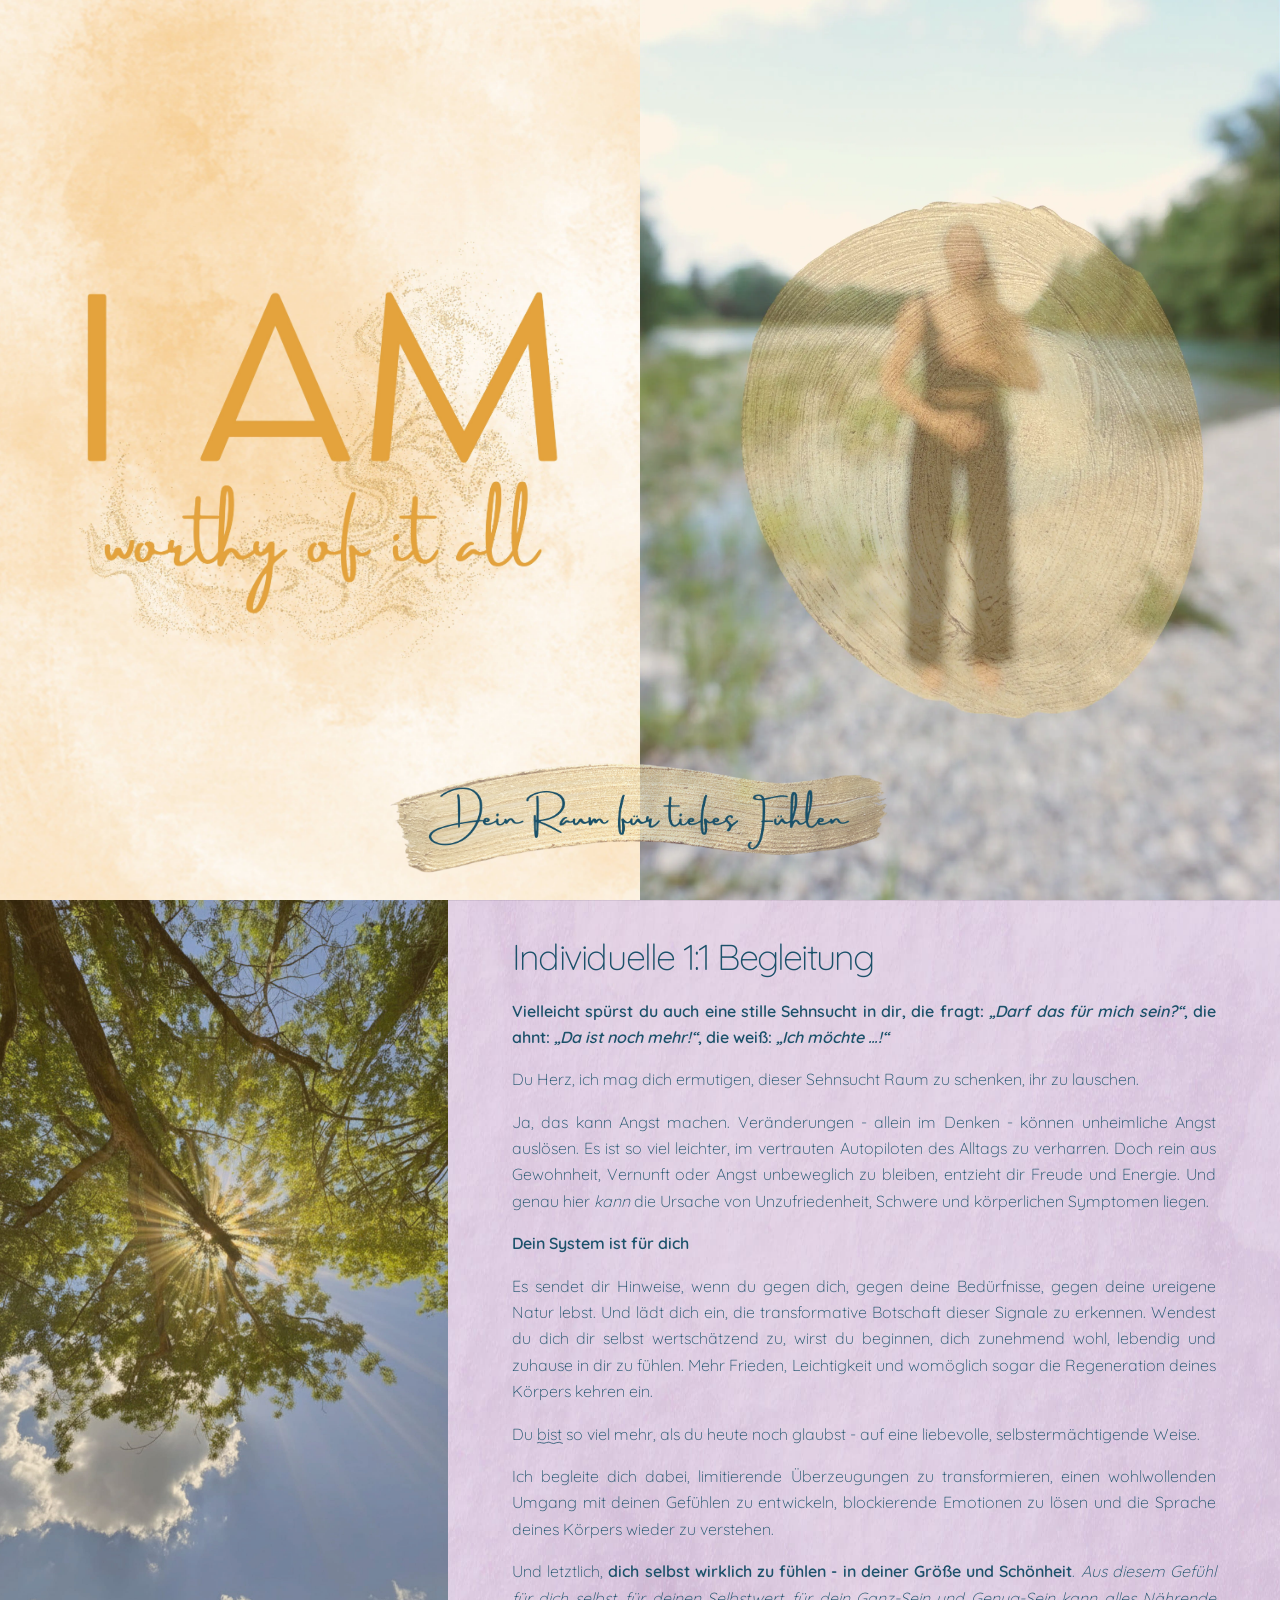
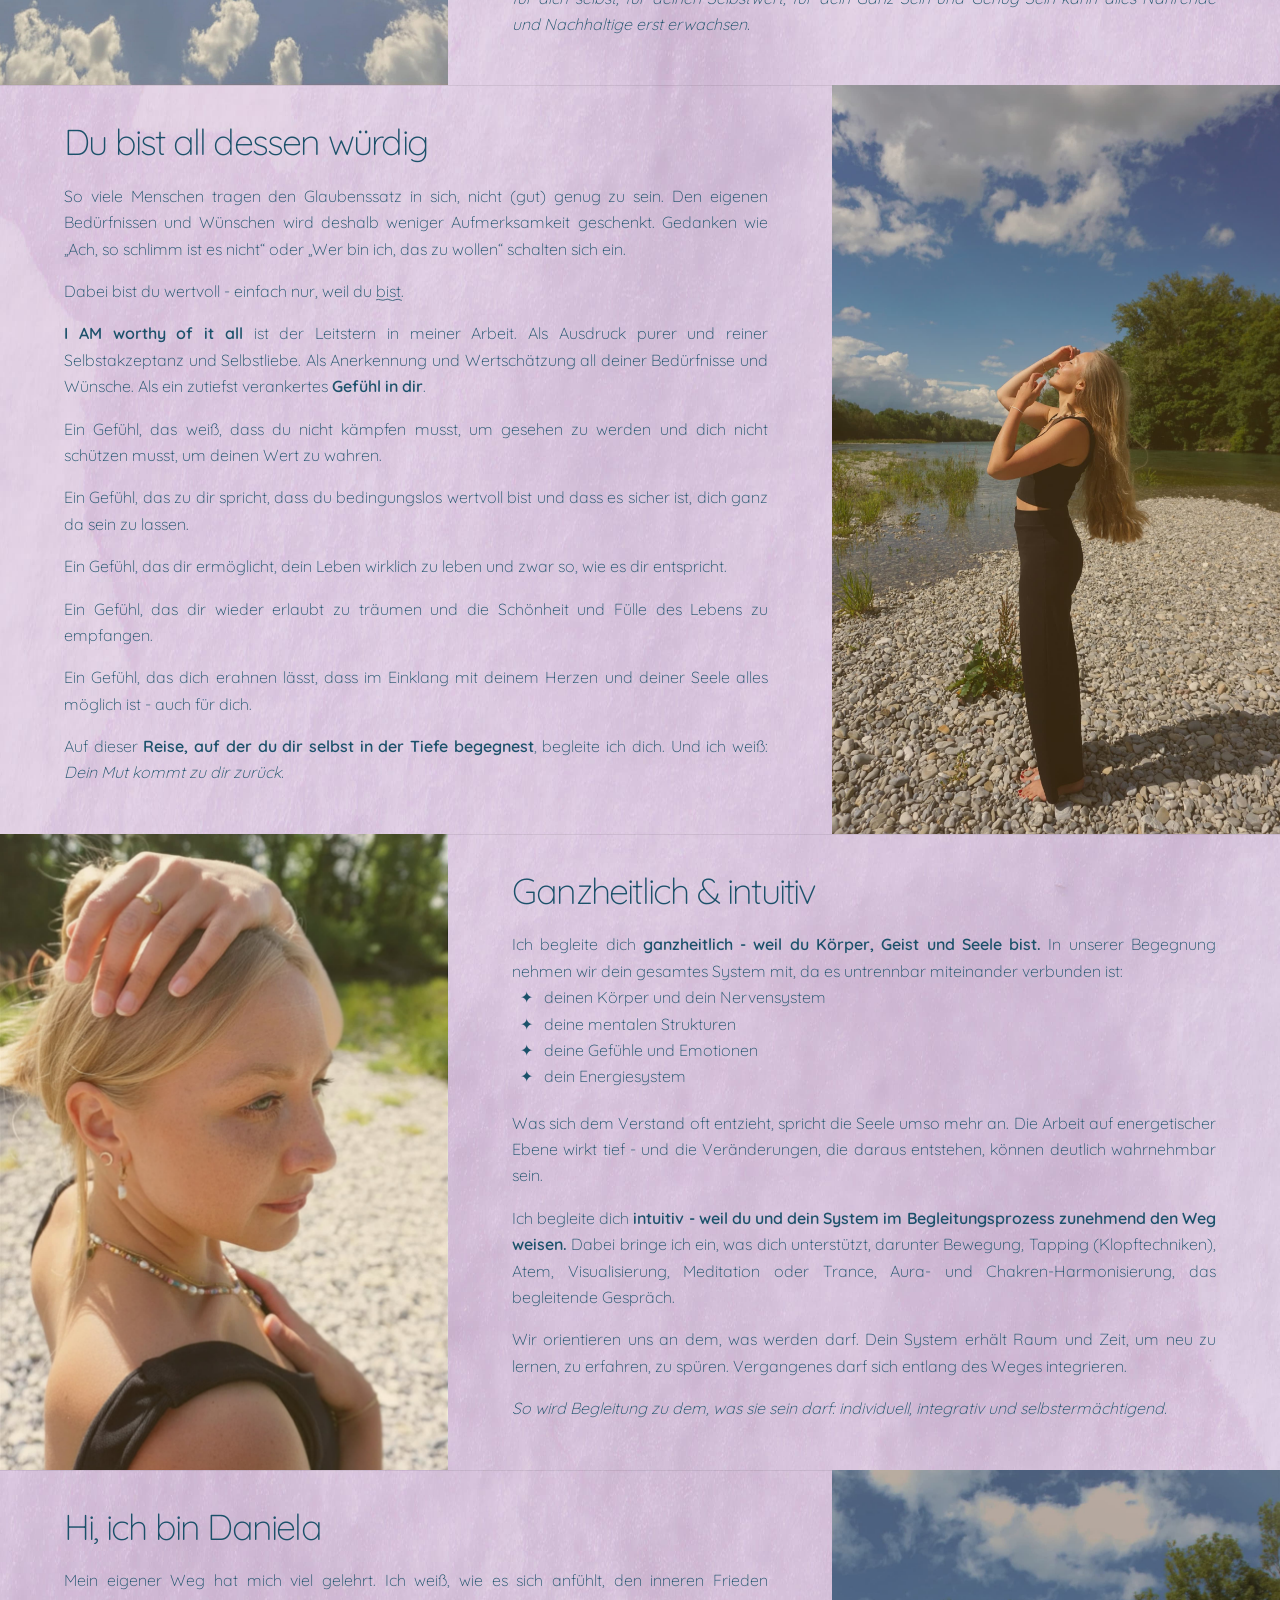
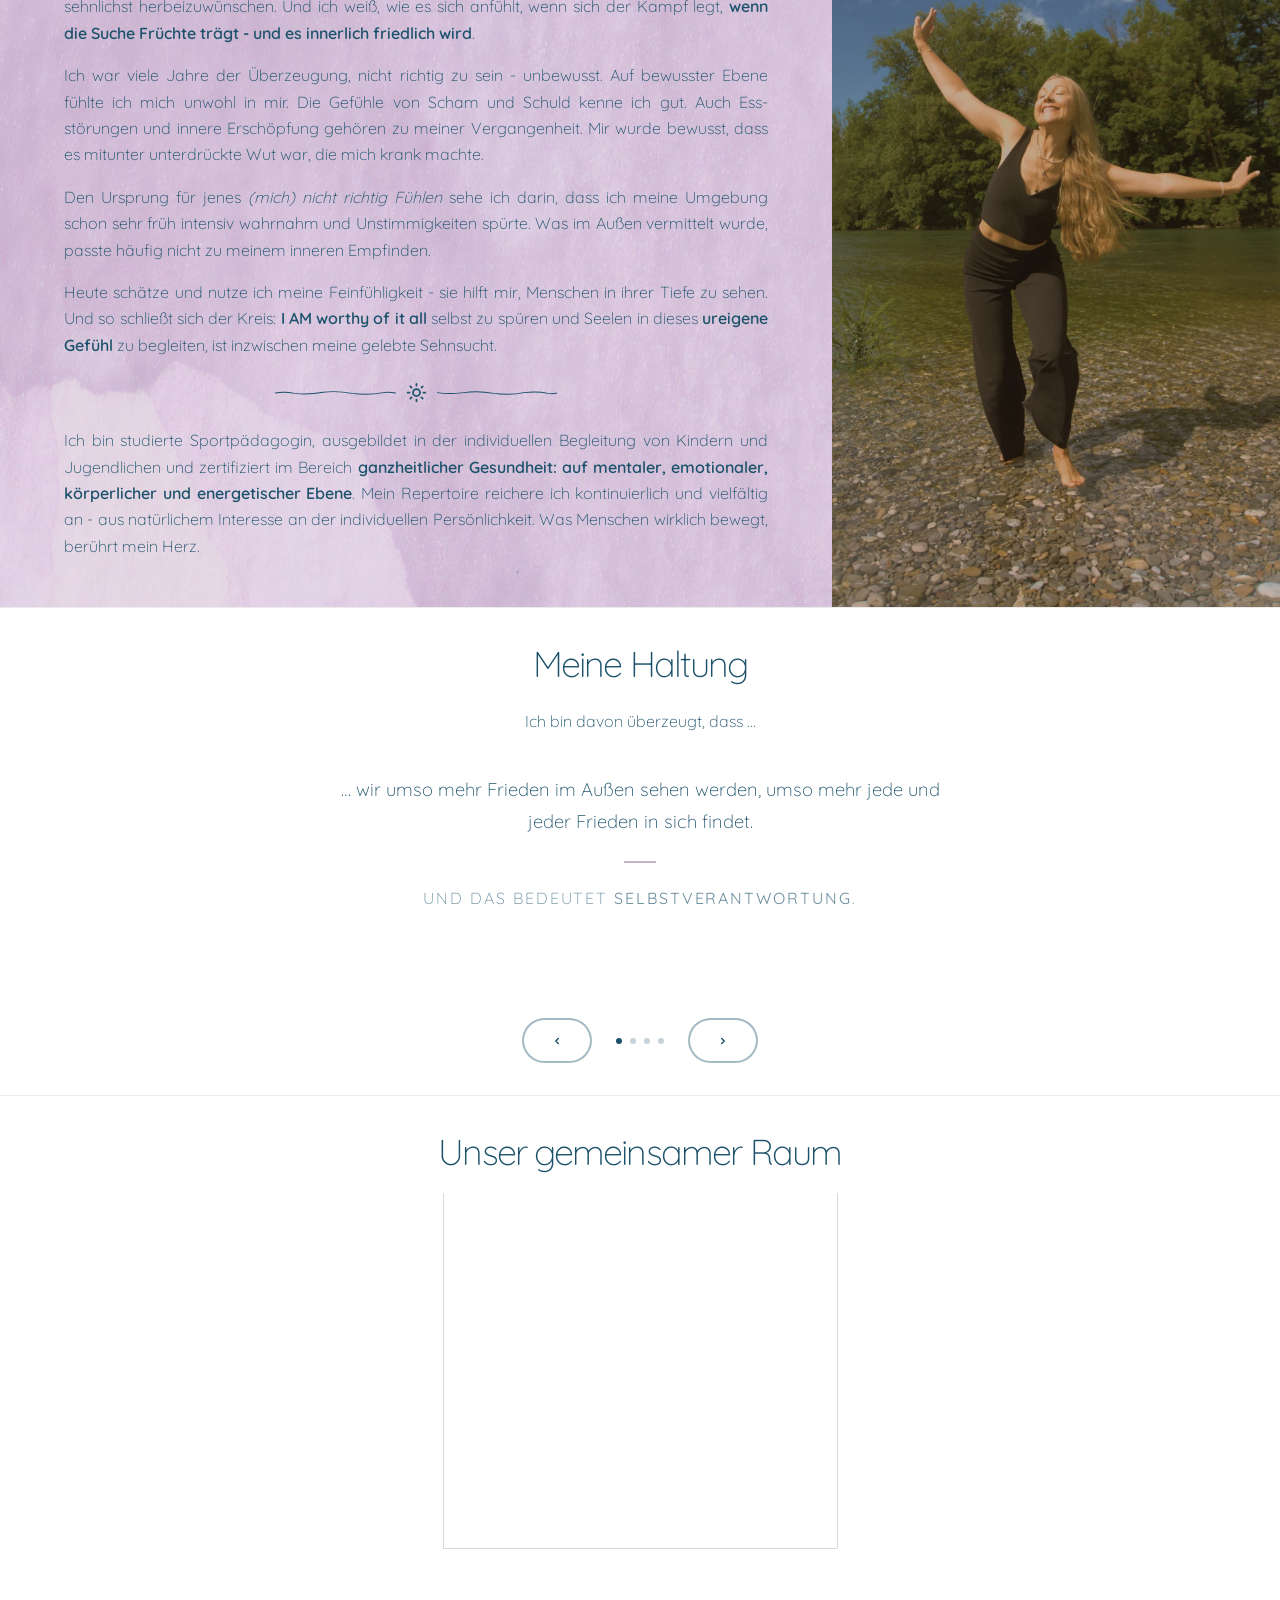
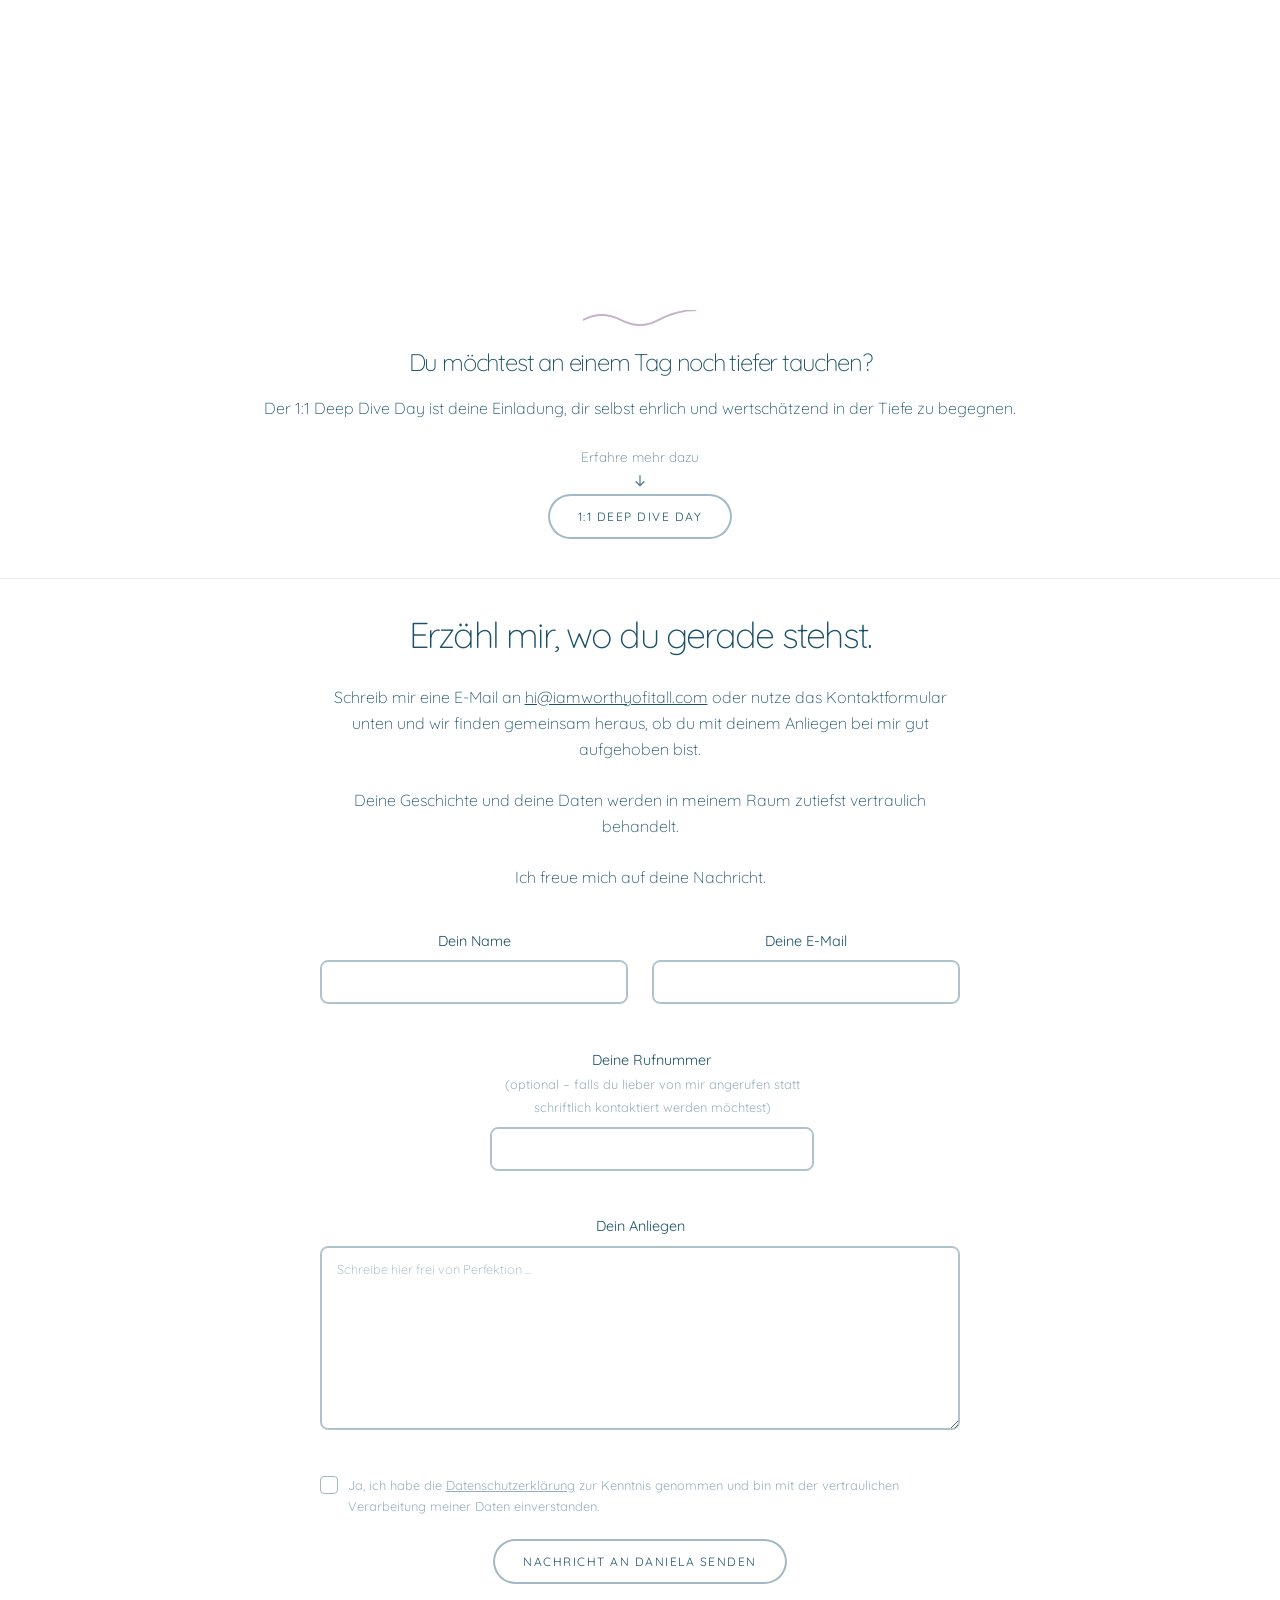
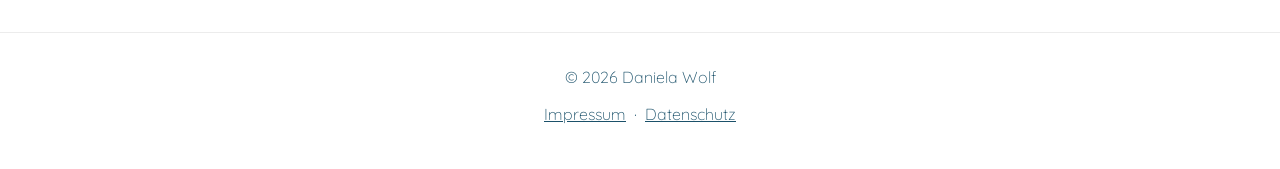
<file: index.html>
<!DOCTYPE HTML>
<html lang="de">
	<head>
		<title>I AM worthy of it all | Daniela Wolf</title>
		<meta charset="utf-8" />
		<meta name="viewport" content="width=device-width, initial-scale=1, user-scalable=no" />
		<meta name="google-site-verification" content="w1ATmz9jHUcsZCT5lZ7PDkABOZ9TWbviF-OjMQii8Yc" />
		<meta name="description" content="Daniela Wolf, Individuell-ganzheitliche 1:1 Begleitung - tiefes Fühlen, Selbst(wert)gefühl, innerer Frieden und Energetik." />
		<link rel="stylesheet" href="assets/css/main.css" />
		<noscript><link rel="stylesheet" href="assets/css/noscript.css" /></noscript>
		<style>
			/* Quicksand lokal gehostet (kein Google-Fonts-Tracking) */
			@font-face {
				font-family: 'Quicksand';
				src: url('quicksand-v37-latin-300.woff2') format('woff2');
				font-weight: 300;
				font-style: normal;
				font-display: swap;
			}
			@font-face {
				font-family: 'Quicksand';
				src: url('quicksand-v37-latin-regular.woff2') format('woff2');
				font-weight: 400;
				font-style: normal;
				font-display: swap;
			}
			@font-face {
				font-family: 'Quicksand';
				src: url('quicksand-v37-latin-500.woff2') format('woff2');
				font-weight: 500;
				font-style: normal;
				font-display: swap;
			}
			@font-face {
				font-family: 'Quicksand';
				src: url('quicksand-v37-latin-600.woff2') format('woff2');
				font-weight: 600;
				font-style: normal;
				font-display: swap;
			}
			/* Quicksand Schriftart */
			body, input, select, textarea, p, h1, h2, h3, h4, h5, h6, li, label, a, button, .button {
				font-family: 'Quicksand', sans-serif !important;
			}
			body, p, h1, h2, h3, h4, h5, h6, li, label, input, textarea, blockquote { color: #1b516a !important; }
			.banner .content p, .spotlight .content p, .wrapper .inner p { color: #1b516a !important; }
			/* Bold-Text behält die Markenfarbe */
			.spotlight .content strong, .spotlight .content b {
				color: #1b516a !important;
				font-weight: 600 !important;
			}
			/* Kleinere Absatzabstände in Spotlight-Bereichen */
			.spotlight .content p, .spotlight .content ul {
				margin-bottom: 1em !important;
				margin-top: 0 !important;
			}
			.spotlight .content p + ul {
				margin-top: 0 !important;
				padding-top: 0 !important;
			}

			/* Footer Links Farbe fix */
			footer a { color: #1b516a !important; }
			footer a:hover { color: #1b516a !important; border-bottom: none !important; }
			/* Kontakt E-Mail Link */
			#kontakt a[href^="mailto"] { color: #1b516a !important; }
			#kontakt a[href^="mailto"]:hover { color: #1b516a !important; }
			/* Kleine Absätze im Kontaktbereich wie in den Spalten */
			#kontakt > .inner > p {
				margin-bottom: 0.4em !important;
			}
			#kontakt > .inner {
				padding-bottom: 1rem !important;
			}
			/* "erwachsen": Worttrennung nur in der mobilen Ansicht */
			.wort-mobil { display: none; }
			.wort-desktop { display: inline; }
			@media screen and (min-width: 737px) {
				#telefon-feld {
					width: 348px;
					max-width: 100%;
					margin-left: auto;
					margin-right: auto;
				}
				#telefon-feld label {
					text-align: center;
				}
			}
			@media screen and (max-width: 736px) {
				.wort-mobil { display: inline; }
				.wort-desktop { display: none; }
			}
			/* Was mich bewegt */
			.bewegt-dot.active { opacity: 1 !important; }
			#bewegt-prev, #bewegt-next { flex-shrink: 0; }
			@media screen and (max-width: 736px) {
				#bewegt-prev, #bewegt-next {
					padding: 0 0.9em !important;
				}
			}

			/* Deep Dive Day Teaser: jeder Satz bleibt in einer Zeile, sofern genug Platz ist */
			.teaser-line {
				white-space: nowrap;
			}
			@media screen and (max-width: 736px) {
				.teaser-line {
					white-space: normal;
				}
			}
			@media screen and (max-width: 736px) {
				#kontakt.wrapper.style1 > .inner.medium {
					padding-bottom: 1rem !important;
				}
			}
			/* Mobile: Footer Links in einer Zeile */
			@media (max-width: 980px) {
				footer .inner p {
					display: flex !important;
					flex-wrap: wrap !important;
					justify-content: center !important;
					gap: 0.3rem !important;
				}
				.spotlight .content,
				.wrapper .inner {
					padding-left: 1.5rem !important;
					padding-right: 1.5rem !important;
				}
				/* Gradient auf Mobil ausblenden */
				.banner-gradient {
					display: none !important;
				}
				/* Mobil: Bildausschnitt zentriert */
				.banner.style1 .image img {
					-moz-object-position: center 50% !important;
					-webkit-object-position: center 50% !important;
					object-position: center 50% !important;
				}
				/* Overlay Banner entfernen */
				.banner .image::after {
					display: none !important;
				}

				/* Einheitliche Abstände in Unser gemeinsamer Raum */
				.items.style1 section {
					padding-top: 2rem !important;
					padding-bottom: 2rem !important;
				}
				.items.style1 {
					margin-top: 0 !important;
					padding-top: 0 !important;
				}
			}
			.items.style1 section p {
				margin-bottom: 0.4em !important;
			}
			.items.style1 section p + p {
				margin-top: 0 !important;
			}
			/* Einheitliche Abstände im Formular */
			#kontaktform .field {
				margin-bottom: 0.8rem !important;
			}
			#kontaktform .field label {
				display: block !important;
				margin-bottom: 0.4rem !important;
			}
			#kontaktform .field input,
			#kontaktform .field textarea {
				margin-top: 0 !important;
			}
			#kontaktform label, #captcha-label {
				font-family: 'Quicksand', sans-serif !important;
				color: #1b516a !important;
			}
			#kontaktform input[type="text"],
			#kontaktform input[type="email"],
			#kontaktform input[type="tel"],
			#kontaktform textarea {
				border-radius: 8px !important;
			}
			.divided > * + * { border-top-color: rgba(27, 81, 106, 0.2) !important; }

			.items.style1 section { border-color: rgba(27, 81, 106, 0.2) !important; }

			#datenschutz-box.is-checked {
				background-color: #1b516a !important;
				border-color: #1b516a !important;
			}
			#datenschutz-box.is-checked::after {
				content: '';
				position: absolute;
				left: 5px;
				top: 1px;
				width: 5px;
				height: 9px;
				border: solid #ffffff;
				border-width: 0 2px 2px 0;
				transform: rotate(45deg);
			}

			/* Buttons - normal */
			.button, a.button, input[type="submit"], button[type="submit"] {
				border-color: rgba(27, 81, 106, 0.4) !important;
				color: #1b516a !important;
				background: transparent !important;
				box-shadow: inset 0 0 0 2px rgba(27, 81, 106, 0.4) !important;
			}

			/* Buttons - hover & active */
			.button:hover, a.button:hover, input[type="submit"]:hover, button[type="submit"]:hover,
			.button:active, a.button:active, input[type="submit"]:active {
				background: #1b516a !important;
				color: #ffffff !important;
				border-color: #1b516a !important;
				box-shadow: inset 0 0 0 2px #1b516a !important;
			}

			/* Formularfelder Umrandungen */
			input[type="text"],
			input[type="email"],
			input[type="tel"],
			input[type="password"],
			select,
			textarea {
				border-color: rgba(27, 81, 106, 0.35) !important;
				box-shadow: inset 0 0 0 1px rgba(27, 81, 106, 0.35) !important;
			}
			textarea::placeholder {
				color: rgba(27, 81, 106, 0.45) !important;
				-webkit-text-fill-color: rgba(27, 81, 106, 0.45) !important;
				font-family: 'Quicksand', sans-serif !important;
				font-size: 0.8rem !important;
				line-height: 1.6 !important;
				opacity: 1 !important;
			}
			input[type="text"]:focus,
			input[type="email"]:focus,
			input[type="tel"]:focus,
			textarea:focus {
				border-color: rgba(27, 81, 106, 0.65) !important;
				box-shadow: inset 0 0 0 1px rgba(27, 81, 106, 0.65) !important;
			}

			/* Banner: Hintergrund nur links im Textbereich */
			#wrapper .banner { background: none !important; }
			#wrapper .banner .content {
				background-image: url('images/banner-bg.jpg') !important;
				background-size: cover !important;
				background-position: center !important;
				position: relative !important;
				min-height: 100vh !important;
				min-height: 100dvh !important;
				box-sizing: border-box !important;
				padding: 0 3rem !important;
			}
			@media screen and (max-width: 980px) {
				#wrapper .banner .content {
					min-height: 100vw !important;
					background-size: cover !important;
					background-position: center !important;
				}
			}
			#wrapper .banner .content ul.actions {
				position: absolute !important;
				bottom: 6px !important;
				left: 3rem !important;
				margin: 0 !important;
			}
			#wrapper .banner .content p.major {
				position: absolute !important;
				bottom: calc(6px + 70px) !important;
				left: 3rem !important;
				margin: 0 !important;
				font-size: calc(1em + 12px) !important;
			}

			
			/* Spotlight Hintergrund Aquarell über alle drei */
			#wrapper .spotlight:nth-of-type(2),
			#wrapper .spotlight:nth-of-type(3),
			#wrapper .spotlight:nth-of-type(4),
			#wrapper .spotlight:nth-of-type(5) {
				background-image: url('images/spotlight-bg.jpg') !important;
				background-size: 100% 400% !important;
				background-repeat: no-repeat !important;
			}
			#wrapper .spotlight:nth-of-type(2) { background-position: top !important; }
			#wrapper .spotlight:nth-of-type(3) { background-position: 0 33% !important; }
			#wrapper .spotlight:nth-of-type(4) { background-position: 0 66% !important; }
			#wrapper .spotlight:nth-of-type(5) { background-position: bottom !important; }

			/* Foto1: Bild nicht strecken, stattdessen zoomen */
			@media screen and (min-width: 737px) {
				#wrapper .spotlight:nth-of-type(2) .image {
					max-height: 150vh !important;
					overflow: hidden !important;
				}
			}

			/* Schriftzug Banner Overlay */
			.banner-schriftzug {
				position: absolute !important;
				bottom: 3% !important;
				left: 50% !important;
				transform: translateX(-50%) !important;
				width: 39% !important;
				z-index: 10 !important;
				pointer-events: none !important;
			}
			@media screen and (max-width: 736px) {
				.banner-schriftzug {
					top: 100vw !important;
					bottom: auto !important;
					transform: translateX(-50%) translateY(-50%) !important;
					width: 90% !important;
				}
			}
			@media screen and (max-width: 736px) {
				.ueberzeugung-grid {
					grid-template-columns: 1fr !important;
				}
			}
			.no-gap, p.no-gap, .spotlight .content p.no-gap { margin-bottom: 0 !important; padding-bottom: 0 !important; }
			.desktop-break { display: none; }
			@media screen and (min-width: 737px) {
				.desktop-break { display: inline; }
			}
		</style>
		<link rel="preload" href="images/banner.webp" as="image" />
		<link rel="preload" href="images/banner-bg.jpg" as="image" />
	</head>
	<body class="is-preload">

		<div id="wrapper" class="divided">

			<!-- Banner -->
			<section class="banner style1 orient-left content-align-left image-position-right fullscreen" id="banner-section" style="position: relative; visibility: hidden;">
				<div class="content" id="banner-content" style="padding: 5% !important;">
				</div>
				<div class="image" style="position: relative;">
					<img src="images/banner.webp" alt="" id="banner-foto" />
				</div>
				<!-- Schriftzug Overlay -->
				<img src="images/schriftzug-banner.webp" alt="Dein Raum für tiefes Fühlen" id="banner-schriftzug" class="banner-schriftzug" />
			</section>

			<script>
				(function() {
					var revealed = false;
					var loaded = { foto: false, bg: false };

					function revealBanner() {
						if (revealed) return;
						revealed = true;
						var section = document.getElementById('banner-section');
						if (section) section.style.visibility = 'visible';
					}

					function checkReveal() {
						if (loaded.foto && loaded.bg) revealBanner();
					}

					var p1 = new Image();
					p1.onload = p1.onerror = function() { loaded.foto = true; checkReveal(); };
					p1.src = 'images/banner.webp';
					if (p1.complete) { loaded.foto = true; checkReveal(); }

					var p2 = new Image();
					p2.onload = p2.onerror = function() { loaded.bg = true; checkReveal(); };
					p2.src = 'images/banner-bg.jpg';
					if (p2.complete) { loaded.bg = true; checkReveal(); }

					setTimeout(revealBanner, 3000);
				})();
			</script>

			<!-- Spotlight 1 -->
			<section class="spotlight style1 orient-right content-align-left image-position-center onscroll-image-fade-in" id="first">
				<div class="content" style="text-align: justify;">
					<h2>Individuelle 1:1 Begleitung</h2>
					<p style="margin-bottom: 0.4em;"><strong>Vielleicht spürst du auch eine stille Sehnsucht in dir, die fragt: <em>„Darf das für mich sein?“</em>, die ahnt: <em>„Da ist noch mehr!“</em>, die weiß: <em>„Ich möchte …!“</em></strong></p>
					<p style="margin-bottom: 0.4em;">Du Herz, ich mag dich ermutigen, dieser Sehnsucht Raum zu schenken, ihr zu lauschen.</p>
					<p style="margin-bottom: 0.4em;">Ja, das kann Angst machen. Veränderungen - allein im Denken - können unheimliche Angst auslösen. Es ist so viel leichter, im vertrauten Autopiloten des Alltags zu verharren. Doch rein aus Gewohnheit, Vernunft oder Angst unbeweglich zu bleiben, entzieht dir Freude und Energie. Und genau hier <em>kann</em> die Ursache von Unzufriedenheit, Schwere und körperlichen Symptomen liegen.</p>
					<p style="margin-bottom: 0.4em;"><strong>Dein System ist für dich</strong></p>
					<p style="margin-bottom: 0.4em;">Es sendet dir Hinweise, wenn du gegen dich, gegen deine Bedürfnisse, gegen deine ureigene Natur lebst. Und lädt dich ein, die transformative Botschaft dieser Signale zu erkennen. Wendest du dich dir selbst wertschätzend zu, wirst du beginnen, dich zunehmend wohl, lebendig und zuhause in dir zu fühlen. Mehr Frieden, Leichtigkeit und womöglich sogar die Regeneration deines Körpers kehren ein.</p>
					<p style="margin-bottom: 0.4em;">Du <span style="position: relative; display: inline-block;">bist<svg viewBox="0 0 100 20" style="position: absolute; left: -2%; bottom: 0.02em; width: 104%; height: 0.5em; overflow: visible;"><path d="M2,9 Q10,6 18,9.5 Q27,13 36,8.5 Q46,4 55,10 Q64,15 74,9 Q84,4 98,11" fill="none" stroke="#1b516a" stroke-width="3" stroke-linecap="round" stroke-linejoin="round" /></svg></span> so viel mehr, als du heute noch glaubst - auf eine liebevolle, <span class="wort-desktop">selbstermächtigende</span><span class="wort-mobil">selbst&shy;ermächtigende</span> Weise.</p>
					<p style="margin-bottom: 0.4em;">Ich begleite dich dabei, limitierende Überzeugungen zu transformieren, einen wohlwollenden Umgang mit deinen Gefühlen zu entwickeln, blockierende Emotionen zu lösen und die Sprache deines Körpers wieder zu verstehen.</p>
					<p style="margin-bottom: 0.4em;">Und letztlich, <strong>dich selbst wirklich zu fühlen - in deiner Größe und Schönheit</strong>. <em>Aus diesem Gefühl für dich selbst, für deinen Selbstwert, für dein Ganz-Sein und Genug-Sein kann alles Nährende und <span class="wort-desktop">Nachhaltige</span><span class="wort-mobil">Nach&shy;haltige</span> erst <span class="wort-desktop">erwachsen</span><span class="wort-mobil">er&shy;wachsen</span>.</em></p>
				</div>
				<div class="image">
					<picture>
						<source media="(max-width: 736px)" srcset="images/foto1-mobil.jpg" />
						<img src="images/foto1.jpg" alt="" />
					</picture>
				</div>
			</section>

			<!-- Spotlight 2 -->
			<section class="spotlight style1 orient-left content-align-left image-position-center onscroll-image-fade-in">
				<div class="content" style="text-align: justify;">
					<h2>Du bist all dessen würdig</h2>
					<p>So viele Menschen tragen den Glaubenssatz in sich, nicht (gut) genug zu sein. Den eigenen Bedürfnissen und Wünschen wird deshalb weniger <span class="wort-desktop">Aufmerksamkeit</span><span class="wort-mobil">Aufmerksam&shy;keit</span> geschenkt. Gedanken wie „Ach, so schlimm ist es nicht“ oder „Wer bin ich, das zu wollen“ schalten sich ein.</p>
					<p>Dabei bist du wertvoll - einfach nur, weil du <span style="position: relative; display: inline-block;">bist<svg viewBox="0 0 100 20" style="position: absolute; left: -2%; bottom: 0.02em; width: 104%; height: 0.5em; overflow: visible;"><path d="M2,9 Q10,6 18,9.5 Q27,13 36,8.5 Q46,4 55,10 Q64,15 74,9 Q84,4 98,11" fill="none" stroke="#1b516a" stroke-width="3" stroke-linecap="round" stroke-linejoin="round" /></svg></span>.</p>
					<p><strong>I AM worthy of it all</strong> ist der Leitstern in meiner Arbeit. Als Ausdruck purer und reiner <span class="wort-desktop">Selbstakzeptanz</span><span class="wort-mobil">Selbst&shy;akzeptanz</span> und Selbstliebe. Als Anerkennung und Wertschätzung all deiner Bedürfnisse und Wünsche. Als ein zutiefst verankertes <strong>Gefühl in dir</strong>.</p>
					<p>Ein Gefühl, das weiß, dass du nicht kämpfen musst, um gesehen zu werden und dich nicht schützen musst, um deinen Wert zu wahren.</p>
					<p>Ein Gefühl, das zu dir spricht, dass du bedingungslos wertvoll bist und dass es sicher ist, dich ganz da sein zu lassen.</p>
					<p>Ein Gefühl, das dir ermöglicht, dein Leben wirklich zu leben und zwar so, wie es dir entspricht.</p>
					<p>Ein Gefühl, das dir wieder erlaubt zu träumen und die Schönheit und Fülle des Lebens zu empfangen.</p>
					<p>Ein Gefühl, das dich erahnen lässt, dass im Einklang mit deinem Herzen und deiner Seele alles möglich ist - auch für dich.</p>
					<p>Auf dieser <strong>Reise, auf der du dir selbst in der Tiefe begegnest</strong>, begleite ich dich. Und ich weiß: <em>Dein Mut kommt zu dir zurück.</em></p>
				</div>
				<div class="image">
					<picture>
						<source media="(max-width: 736px)" srcset="images/foto2-mobil.jpg" />
						<img src="images/foto2.jpg" alt="" />
					</picture>
				</div>
			</section>

			<!-- Spotlight 3 -->
			<section class="spotlight style1 orient-right content-align-left image-position-center onscroll-image-fade-in">
				<div class="content" style="text-align: justify;">
					<h2>Ganzheitlich &amp; intuitiv</h2>
					<p style="margin-bottom:0 !important;">Ich begleite dich <strong>ganzheitlich - weil du Körper, Geist und Seele bist.</strong> In unserer Begegnung nehmen wir dein gesamtes System mit, da es untrennbar miteinander verbunden ist:</p>
					<ul style="margin-top:0 !important; padding-top:0 !important; margin-bottom:10px !important; list-style: none; padding-left: 0; margin-left: 0;">
						<li style="display: flex; align-items: center; gap: 0.2em;"><span style="color: #1b516a; flex-shrink: 0; width: 1.3em; text-align: left;">✦</span><span>deinen Körper und dein Nervensystem</span></li>
						<li style="display: flex; align-items: center; gap: 0.2em;"><span style="color: #1b516a; flex-shrink: 0; width: 1.3em; text-align: left;">✦</span><span>deine mentalen Strukturen</span></li>
						<li style="display: flex; align-items: center; gap: 0.2em;"><span style="color: #1b516a; flex-shrink: 0; width: 1.3em; text-align: left;">✦</span><span>deine Gefühle und Emotionen</span></li>
						<li style="display: flex; align-items: center; gap: 0.2em;"><span style="color: #1b516a; flex-shrink: 0; width: 1.3em; text-align: left;">✦</span><span>dein Energiesystem</span></li>
					</ul>
					<div style="height:10px;"></div>
					<p>Was sich dem Verstand oft entzieht, spricht die Seele umso mehr an. Die Arbeit auf energetischer Ebene wirkt tief - und die Veränderungen, die daraus entstehen, können deutlich wahrnehmbar sein.</p>
					<p>Ich begleite dich <strong>intuitiv - weil du und dein System im Begleitungsprozess zunehmend den Weg weisen.</strong> Dabei bringe ich ein, was dich unterstützt, darunter Bewegung, Tapping (Klopftechniken), Atem, Visualisierung, Meditation oder Trance, Aura- und Chakren-Harmonisierung, das begleitende Gespräch.</p>
					<p>Wir orientieren uns an dem, was werden darf. Dein System erhält Raum und Zeit, um neu zu lernen, zu erfahren, zu spüren. Vergangenes darf sich entlang des Weges integrieren.</p>
					<p><em>So wird Begleitung zu dem, was sie sein darf: individuell, integrativ und selbstermächtigend.</em></p>
				</div>
				<div class="image">
					<picture>
						<source media="(max-width: 736px)" srcset="images/foto3-mobil.jpg" />
						<img src="images/foto3.jpg" alt="" />
					</picture>
				</div>
			</section>

		<!-- Über mich -->
			<section class="spotlight style1 orient-left content-align-left image-position-center onscroll-image-fade-in">
				<div class="content" style="text-align: justify;">
					<h2>Hi, ich bin Daniela</h2>
					<p>Mein eigener Weg hat mich viel gelehrt. Ich weiß, wie es sich anfühlt, den inneren Frieden sehnlichst herbeizuwünschen. Und ich weiß, wie es sich anfühlt, wenn sich der Kampf legt, <strong>wenn die Suche Früchte trägt - und es innerlich friedlich wird</strong>.</p>
					<p>Ich war viele Jahre der Überzeugung, nicht richtig zu sein - unbewusst. Auf bewusster Ebene fühlte ich mich unwohl in mir. Die Gefühle von Scham und Schuld kenne ich gut. Auch Ess&shy;störungen und innere Erschöpfung gehören zu meiner Ver&shy;gangenheit. Mir wurde bewusst, dass es mitunter unterdrückte Wut war, die mich krank machte.</p>
					<p>Den Ursprung für jenes <em>(mich) nicht richtig Fühlen</em> sehe ich darin, dass ich meine Umgebung schon sehr früh intensiv wahrnahm und Unstimmigkeiten spürte. Was im Außen vermittelt wurde, passte häufig nicht zu meinem inneren Empfinden.</p>
					<p>Heute schätze und nutze ich meine Feinfühligkeit - sie hilft mir, Menschen in ihrer Tiefe zu sehen. Und so schließt sich der Kreis: <strong>I AM worthy of it all</strong> selbst zu spüren und Seelen in dieses <strong>ureigene Gefühl</strong> zu begleiten, ist inzwischen meine gelebte Sehnsucht.</p>
					<div style="display: flex; align-items: center; margin: 1.5em auto; width: 40%;">
						<svg viewBox="0 0 100 10" preserveAspectRatio="none" style="flex: 1; height: 8px;"><path d="M0,5 Q8,3 16,5.5 Q28,7.5 40,4 Q52,2 64,5.5 Q78,8 90,4.5 Q95,3.5 100,5" fill="none" stroke="#1b516a" stroke-width="1.2" stroke-linecap="round" /></svg>
						<svg width="21" height="21" viewBox="0 0 24 24" fill="none" stroke="#1b516a" stroke-width="2" stroke-linecap="round" stroke-linejoin="round" aria-hidden="true" style="display: inline-block; vertical-align: middle; margin: 0 10px;"><circle cx="12" cy="12" r="4"/><path d="M12 2v2M12 20v2M4.93 4.93l1.41 1.41M17.66 17.66l1.41 1.41M2 12h2M20 12h2M4.93 19.07l1.41-1.41M17.66 6.34l1.41-1.41"/></svg>
						<svg viewBox="0 0 100 10" preserveAspectRatio="none" style="flex: 1; height: 8px;"><path d="M0,4.5 Q10,7 22,4.5 Q35,2 47,5.5 Q60,8 72,4.5 Q84,2.5 92,5.5 Q97,6.5 100,5" fill="none" stroke="#1b516a" stroke-width="1.2" stroke-linecap="round" /></svg>
					</div>
					<p>Ich bin studierte Sportpädagogin, ausgebildet in der individuellen Begleitung von Kindern und Jugend&shy;lichen und zertifiziert im Bereich <strong>ganzheitlicher Gesundheit: auf mentaler, emotio&shy;naler, <span class="wort-desktop">körperlicher</span><span class="wort-mobil">körper&shy;licher</span> und energetischer Ebene</strong>. Mein Repertoire reichere ich kontinuierlich und vielfältig an - aus natürlichem Interesse an der individuellen Persönlichkeit. Was Menschen wirklich bewegt, berührt mein Herz.</p>
				</div>
				<div class="image">
					<picture>
						<source media="(max-width: 736px)" srcset="images/foto-ueber-mich-mobil.jpg" />
						<img src="images/foto-ueber-mich.jpg" alt="" />
					</picture>
				</div>
			</section>



			<!-- Was mich bewegt -->
			<section class="wrapper style1 align-center" style="padding-top: 0; overflow-x: hidden; max-width: 100vw;">
				<div class="inner" style="max-width: 760px; width: 100%; box-sizing: border-box;">
					<h2>Meine Haltung</h2>
					<p style="margin-top: 1.2rem; font-size: 1rem;">Ich bin davon überzeugt, dass …</p>

					<div id="bewegt-stage" style="position: relative; margin-top: 2.5rem; min-height: 220px; width: 100%; box-sizing: border-box;">
						<div class="bewegt-slide active" data-step="1" style="position: absolute; top: 0; left: 0; width: 100%; opacity: 1; transition: opacity 0.5s ease;">
							<p style="font-size: 1.15rem; line-height: 1.75;">… wir umso mehr Frieden im Außen sehen werden, umso mehr jede und jeder Frieden in sich findet.</p>
							<div style="width: 32px; height: 2px; background: #c5b2c9; margin: 1.4rem auto;"></div>
							<p style="text-transform: uppercase; letter-spacing: 0.12em; font-size: 1rem; opacity: 0.65; margin: 0;">Und das bedeutet <strong style="color: #1b516a !important;">Selbstverantwortung</strong>.</p>
						</div>
						<div class="bewegt-slide" data-step="2" style="position: absolute; top: 0; left: 0; width: 100%; opacity: 0; transition: opacity 0.5s ease;">
							<p style="font-size: 1.15rem; line-height: 1.75;">… wir Veränderungen im Außen nur dadurch bewirken können, indem wir uns innerlich für Veränderung öffnen.</p>
							<div style="width: 32px; height: 2px; background: #c5b2c9; margin: 1.4rem auto;"></div>
							<p style="text-transform: uppercase; letter-spacing: 0.12em; font-size: 1rem; opacity: 0.65; margin: 0;">Und das erfordert <strong style="color: #1b516a !important;">Mut</strong>.</p>
						</div>
						<div class="bewegt-slide" data-step="3" style="position: absolute; top: 0; left: 0; width: 100%; opacity: 0; transition: opacity 0.5s ease;">
							<p style="font-size: 1.15rem; line-height: 1.75;">… wir so viel mehr sind, als unsere fünf Sinne und unser rationaler Verstand uns begreifen lassen.</p>
							<div style="width: 32px; height: 2px; background: #c5b2c9; margin: 1.4rem auto;"></div>
							<p style="text-transform: uppercase; letter-spacing: 0.12em; font-size: 1rem; opacity: 0.65; margin: 0;">Und das bringt <strong style="color: #1b516a !important;">Verbundenheit</strong>.</p>
						</div>
						<div class="bewegt-slide" data-step="4" style="position: absolute; top: 0; left: 0; width: 100%; opacity: 0; transition: opacity 0.5s ease;">
							<p style="font-size: 1.15rem; line-height: 1.75;">… wir lernen dürfen, all unsere Gefühle da sein zu lassen, sie wahr- und anzunehmen, ihnen zu lauschen und zu vertrauen.</p>
							<div style="width: 32px; height: 2px; background: #c5b2c9; margin: 1.4rem auto;"></div>
							<p style="text-transform: uppercase; letter-spacing: 0.12em; font-size: 1rem; opacity: 0.65; margin: 0;">Und das ist <strong style="color: #1b516a !important;">Menschsein</strong>.</p>
						</div>
					</div>

					<div style="display: flex; align-items: center; justify-content: center; gap: 1.5rem; margin-top: 1.5rem; flex-wrap: wrap;">
						<button type="button" id="bewegt-prev" class="button" aria-label="Vorherige Überzeugung" style="display: inline-flex; align-items: center; justify-content: center;"><svg width="10" height="10" viewBox="0 0 24 24" fill="none" stroke="currentColor" stroke-width="3.5" stroke-linecap="round" stroke-linejoin="round"><polyline points="15 6 9 12 15 18" /></svg></button>
						<div style="display: flex; gap: 0.5rem;">
							<span class="bewegt-dot active" data-step="1" style="width: 6px; height: 6px; border-radius: 50%; background: #1b516a; opacity: 1; display: inline-block; cursor: pointer; transition: opacity 0.2s ease;"></span>
							<span class="bewegt-dot" data-step="2" style="width: 6px; height: 6px; border-radius: 50%; background: #1b516a; opacity: 0.25; display: inline-block; cursor: pointer; transition: opacity 0.2s ease;"></span>
							<span class="bewegt-dot" data-step="3" style="width: 6px; height: 6px; border-radius: 50%; background: #1b516a; opacity: 0.25; display: inline-block; cursor: pointer; transition: opacity 0.2s ease;"></span>
							<span class="bewegt-dot" data-step="4" style="width: 6px; height: 6px; border-radius: 50%; background: #1b516a; opacity: 0.25; display: inline-block; cursor: pointer; transition: opacity 0.2s ease;"></span>
						</div>
						<button type="button" id="bewegt-next" class="button" aria-label="Nächste Überzeugung" style="display: inline-flex; align-items: center; justify-content: center;"><svg width="10" height="10" viewBox="0 0 24 24" fill="none" stroke="currentColor" stroke-width="3.5" stroke-linecap="round" stroke-linejoin="round"><polyline points="9 6 15 12 9 18" /></svg></button>
					</div>
				</div>
			</section>



			<!-- Ablauf & Preis -->
			<section class="wrapper style1 align-center">
				<div class="inner" style="max-width: 100%; width: 100%; padding-left: 3rem; padding-right: 3rem;">
					<h2>Unser gemeinsamer Raum</h2>
					<div class="items style1 small onscroll-fade-in">
						<section>
							<span class="icon solid style2 major fa-couch"></span>
							<h3>Von wo du bist</h3>
							<p>Wir begegnen uns mit Video. Du schaltest die Kamera zwischendurch aus, wenn du dich dadurch sicherer fühlst.</p>
							<p>Möglich ist auch, dass wir uns in einem wunderschönen Raum in Augsburg, an einem ruhigen Ort in der Natur oder bei dir zu Hause begegnen.</p>
						</section>
						<section>
							<span class="icon solid style2 major fa-hourglass-half"></span>
							<h3>90 - 120 Minuten</h3>
							<p>Für die erste Begegnung nehmen wir uns 90 bis 120 Minuten Zeit - genau so lange, bis ein guter Abschluss für dich gefunden ist.</p>
						</section>
						<section>
							<span class="icon solid style2 major fa-hand-holding-heart"></span>
							<h3>333 €</h3>
							<p>Du zahlst 333 € für unsere erste Begegnung.</p>
							<p>Im Anschluss erhältst du Übungen und Alltagshilfen, die ganz auf dich abgestimmt sind.</p>
							<p>Wir hören uns wenige Tage später wieder und schauen auf deine Erfahrungen.</p>
						</section>
						<section>
							<span class="icon solid style2 major fa-sync-alt"></span>
							<h3>Regelmäßige Begleitung</h3>
							<p>Ob eine regelmäßige Begleitung sinnig ist, finden wir im Gespräch nach unserem ersten Treffen heraus.</p>
							<p>In diesem Rahmen legen wir individuell fest, wie häufig wir uns sehen und du begleichst, was für dich stimmig ist.</p>
						</section>
					</div>

					<!-- Deep Dive Day Teaser -->
					<div id="deepdive-teaser" style="scroll-margin-top: 2rem;"></div>
					<svg viewBox="0 0 200 20" preserveAspectRatio="none" style="width: 3cm; height: 20px; display: block; margin: 1rem auto 1rem;">
						<path d="M0,10 Q33,0 67,10 T133,10 Q167,0 200,0" fill="none" stroke="#c5b2c9" stroke-width="2" />
					</svg>
					<h3 class="teaser-line">Du möchtest an einem Tag noch tiefer tauchen?</h3>
					<p class="teaser-line" style="margin: 0 auto 1.5rem;">Der 1:1 Deep Dive Day ist deine Einladung, dir selbst ehrlich und wertschätzend in der Tiefe zu begegnen.</p>
					<p style="max-width: 500px; margin: 0 auto 0.3rem; font-size: 0.85rem; opacity: 0.7;">Erfahre mehr dazu</p>
					<svg viewBox="0 0 24 24" style="width: 16px; height: 16px; display: block; margin: 0 auto 0.3rem; opacity: 0.7;">
						<path d="M12 4 L12 18 M6 13 L12 19 L18 13" fill="none" stroke="#1b516a" stroke-width="2" stroke-linecap="round" stroke-linejoin="round" />
					</svg>
					<a href="deepdiveday-mainpage.html" class="button">1:1 Deep Dive Day</a>
				</div>
			</section>


			<!-- Kontakt -->
			<section class="wrapper style1 align-center" id="kontakt">
				<div class="inner medium" style="padding-bottom: 16px !important;">
					<h2>Erzähl mir, wo du gerade stehst.</h2>
					<p style="margin-top: 1.5rem !important;">Schreib mir eine E-Mail an <a href="mailto:hi@iamworthyofitall.com" style="color:#1b516a !important; border-bottom-color:#1b516a !important;">hi@iamworthyofitall.com</a> oder nutze das Kontaktformular unten und wir finden gemeinsam heraus, ob du mit deinem Anliegen bei mir gut aufgehoben bist.</p>
					<p style="margin-top: 1.5rem !important;">Deine Geschichte und deine Daten werden in meinem Raum zutiefst vertraulich behandelt.</p>
					<p style="margin-bottom: 0 !important; margin-top: 1.5rem !important;">Ich freue mich auf deine Nachricht.</p>
					<form method="post" action="https://api.web3forms.com/submit" id="kontaktform" novalidate style="margin-top: 2.5rem !important;">
						<input type="hidden" name="access_key" value="c63181c9-d933-462b-9041-36f4e16583ec" />
						<input type="hidden" name="subject" value="Neue Kontaktanfrage - I AM worthy of it all" />
						<input type="hidden" name="from_name" value="Website Kontaktformular" />

						<!-- Honeypot: für Menschen unsichtbar, Bots füllen es aus -->
						<div style="display:none; position:absolute; left:-9999px;" aria-hidden="true">
							<label for="website">Website leer lassen</label>
							<input type="text" name="website" id="website" tabindex="-1" autocomplete="off" />
						</div>

						<div class="fields">
							<div class="field half">
								<label for="name">Dein Name</label>
								<input type="text" name="name" id="name" required autocomplete="name" />
								<p id="error-name" style="display:none; color:#1b516a; font-size:0.85rem; line-height:1.6; margin-top:0.3rem; background:#e8a22c; padding:0.4em 0.6em; border-radius:4px;"></p>
							</div>
							<div class="field half">
								<label for="email">Deine E-Mail</label>
								<input type="email" name="email" id="email" required autocomplete="email" />
								<p id="error-email" style="display:none; color:#1b516a; font-size:0.85rem; line-height:1.6; margin-top:0.3rem; background:#e8a22c; padding:0.4em 0.6em; border-radius:4px;"></p>
							</div>
						</div>
						<div class="fields">
							<div class="field" id="telefon-feld">
								<label for="telefon">Deine Rufnummer<br><span style="color: rgba(27, 81, 106, 0.45); font-size: 0.8rem; font-weight: 400; text-transform: none;">(optional – falls du lieber von mir angerufen statt schriftlich kontaktiert werden möchtest)</span></label>
								<input type="tel" name="telefon" id="telefon" autocomplete="tel" />
							</div>
						</div>
						<div class="fields">
							<div class="field">
								<label for="message">Dein Anliegen</label>
								<textarea name="message" id="message" rows="6" required placeholder="Schreibe hier frei von Perfektion ..."></textarea>
								<p id="error-message" style="display:none; color:#1b516a; font-size:0.85rem; line-height:1.6; margin-top:0.3rem; background:#e8a22c; padding:0.4em 0.6em; border-radius:4px;"></p>
							</div>
							<!-- Sicherheitsfrage bei Bedarf hier wieder aktivieren -->
							<!--
							<div style="display: flex; justify-content: center; width: 100%; margin-top: 1rem;">
								<div style="width: 16rem; text-align: center;">
									<label for="captcha" id="captcha-label" style="display: block; margin-bottom: 0.5rem;">Sicherheitsfrage: wird geladen …</label>
									<input type="text" id="captcha" name="_captcha_answer" required autocomplete="off" inputmode="numeric" style="width: 100%; text-align: center; border-radius: 8px !important; border-color: rgba(27, 81, 106, 0.35) !important;" />
								</div>
							</div>
							-->
						</div>

						<!-- Web3Forms Honeypot -->
						<input type="checkbox" name="botcheck" style="display:none;" />

						<div class="field" id="datenschutz-field" style="margin-top: 1rem !important;">
							<div style="display:flex; align-items:flex-start; justify-content:center; gap:0.6rem; width:100%;">
								<div id="datenschutz-box" role="checkbox" aria-checked="false" tabindex="0" style="display:inline-block; width:18px; height:18px; min-width:18px; flex-shrink:0; border:1.5px solid rgba(27, 81, 106, 0.4); border-radius:4px; background-color:transparent; cursor:pointer; position:relative; margin-top:0.1rem;"></div>
								<input type="hidden" name="datenschutz" id="datenschutz" value="" />
								<label for="datenschutz-box" style="display:inline; color: rgba(27, 81, 106, 0.45) !important; font-size:0.8rem; font-weight:400; text-align:left; cursor:pointer; margin:0;">Ja, ich habe die <a href="datenschutz.html" target="_blank" style="color: rgba(27, 81, 106, 0.45) !important;">Datenschutzerklärung</a> zur Kenntnis genommen und bin mit der vertraulichen Verarbeitung meiner Daten einverstanden.</label>
							</div>
							<p id="error-datenschutz" style="display:none; color:#1b516a; font-size:0.85rem; line-height:1.6; margin-top:0.3rem; background:#e8a22c; padding:0.4em 0.6em; border-radius:4px;"></p>
						</div>

						<ul class="actions special" style="margin-top: 1rem !important;">
							<li><input type="submit" id="submit-btn" value="Nachricht an Daniela senden" /></li>
						</ul>

						<p id="form-success" style="display:none; color:#1b516a; margin-top:1rem; font-size:0.85rem; line-height:1.6; text-align:center; background:#e8a22c; padding:0.6em 1em; border-radius:4px;">Ich freue mich, von dir zu lesen! Du hörst so schnell wie möglich persönlich von mir.</p>
					</form>
				</div>
			</section>

			<!-- Footer -->
			<footer class="wrapper style1 align-center">
				<div class="inner">
					<p>&copy; 2026 Daniela Wolf</p>
				<p><a href="impressum.html" style="color:#1b516a !important;">Impressum</a> &nbsp;·&nbsp; <a href="datenschutz.html" style="color:#1b516a !important;">Datenschutz</a></p>
				</div>
			</footer>

		</div>

		<script src="assets/js/jquery.min.js"></script>
		<script src="assets/js/jquery.scrollex.min.js"></script>
		<script src="assets/js/jquery.scrolly.min.js"></script>
		<script src="assets/js/browser.min.js"></script>
		<script src="assets/js/breakpoints.min.js"></script>
		<script src="assets/js/util.js"></script>
		<script src="assets/js/main.js"></script>

		<!-- Kontaktformular: Honeypot (kein Cookie, kein Tracking) -->
		<script>
		(function() {
			// Sicherheitsfrage (Math CAPTCHA) bei Bedarf hier wieder aktivieren:
			// var num1, num2, correctAnswer;
			// function generateCaptcha() {
			// 	num1 = Math.floor(Math.random() * 9) + 1;
			// 	num2 = Math.floor(Math.random() * 9) + 1;
			// 	correctAnswer = num1 + num2;
			// 	document.getElementById('captcha-label').textContent =
			// 		'Sicherheitsfrage: Was ist ' + num1 + ' + ' + num2 + ' ?';
			// 	document.getElementById('captcha').value = '';
			// }
			// generateCaptcha();

			// Datenschutz-Kästchen: eigenständiges div-Element, komplett von hier gesteuert.
			(function() {
				var box = document.getElementById('datenschutz-box');
				var hiddenField = document.getElementById('datenschutz');
				if (box && hiddenField) {
					function toggle() {
						var isChecked = hiddenField.value === 'ja';
						hiddenField.value = isChecked ? '' : 'ja';
						box.classList.toggle('is-checked', !isChecked);
						box.setAttribute('aria-checked', !isChecked ? 'true' : 'false');
					}
					box.addEventListener('click', toggle);
					box.addEventListener('keydown', function(e) {
						if (e.key === ' ' || e.key === 'Enter') {
							e.preventDefault();
							toggle();
						}
					});
					document.getElementById('datenschutz-field').addEventListener('click', function(e) {
						if (e.target.id === 'datenschutz-box' || e.target.tagName === 'A') { return; }
						toggle();
					});
				}
			})();

			document.getElementById('kontaktform').addEventListener('submit', function(e) {
				e.preventDefault();
				var errorName = document.getElementById('error-name');
				var errorEmail = document.getElementById('error-email');
				var errorMessage = document.getElementById('error-message');
				var errorDatenschutz = document.getElementById('error-datenschutz');
				function clearErrors() {
					errorName.style.display = 'none';
					errorEmail.style.display = 'none';
					errorMessage.style.display = 'none';
					errorDatenschutz.style.display = 'none';
				}
				var successEl = document.getElementById('form-success');
				clearErrors();
				successEl.style.display = 'none';

				// 1. Honeypot prüfen
				if (document.getElementById('website').value !== '') {
					return;
				}

				// 2. Pflichtfelder prüfen
				var name = document.getElementById('name').value.trim();
				var email = document.getElementById('email').value.trim();
				var message = document.getElementById('message').value.trim();

				if (name === '') {
					errorName.textContent = 'Bitte teile mir deinen Namen mit.';
					errorName.style.display = 'block';
					document.getElementById('name').focus();
					return;
				}

				if (email === '') {
					errorEmail.textContent = 'Bitte teile mir deine E-Mail-Adresse mit.';
					errorEmail.style.display = 'block';
					document.getElementById('email').focus();
					return;
				}

				var emailRegex = /^[^\s@]+@[^\s@]+\.[^\s@]+$/;
				if (!emailRegex.test(email)) {
					errorEmail.innerHTML = 'Die eingegebene E-Mail-Adresse scheint nicht korrekt zu sein.<br>Bitte prüfe sie nochmal (z. B. name@beispiel.de).';
					errorEmail.style.display = 'block';
					document.getElementById('email').focus();
					return;
				}

				if (message === '') {
					errorMessage.textContent = 'Bitte erzähle mir kurz von deinem Anliegen.';
					errorMessage.style.display = 'block';
					document.getElementById('message').focus();
					return;
				}

				if (document.getElementById('datenschutz').value !== 'ja') {
					errorDatenschutz.textContent = 'Bitte bestätige die Datenschutzerklärung und dass du mit der vertraulichen Verarbeitung deiner Daten einverstanden bist.';
					errorDatenschutz.style.display = 'block';
					document.getElementById('datenschutz-box').focus();
					return;
				}

				// 3. Sicherheitsfrage prüfen (bei Bedarf wieder aktivieren)
				// var userAnswer = parseInt(document.getElementById('captcha').value, 10);
				// if (isNaN(userAnswer) || userAnswer !== correctAnswer) {
				// 	errorEl.textContent = 'Die Antwort auf die Sicherheitsfrage ist leider nicht korrekt. Bitte versuche es nochmal.';
				// 	errorEl.style.display = 'block';
				// 	generateCaptcha();
				// 	return;
				// }

				// 4. Absenden
				var form = this;
				var submitBtn = document.getElementById('submit-btn');
				submitBtn.disabled = true;
				submitBtn.value = 'Wird gesendet …';

				var data = new FormData(form);
				data.delete('_captcha_answer');

				fetch(form.action, {
					method: 'POST',
					body: data,
					headers: { 'Accept': 'application/json' }
				})
				.then(function(response) {
					if (response.ok) {
						form.reset();
						successEl.style.display = 'block';
						submitBtn.disabled = false;
						submitBtn.value = 'Nachricht an Daniela senden';
					} else {
						throw new Error('Fehler');
					}
				})
				.catch(function() {
					errorName.textContent = 'Leider ist ein Fehler aufgetreten. Bitte schreib mir direkt an hi@iamworthyofitall.com.';
					errorName.style.display = 'block';
					submitBtn.disabled = false;
					submitBtn.value = 'Nachricht an Daniela senden';
				});
			});
		})();

		// Was mich bewegt: Klick-Navigation zwischen den 4 Überzeugungen
		(function() {
			var total = 4;
			var current = 1;
			var dots = document.querySelectorAll('.bewegt-dot');
			var slides = document.querySelectorAll('.bewegt-slide');

			function showStep(step) {
				current = step;
				dots.forEach(function(el) {
					el.classList.toggle('active', el.getAttribute('data-step') === String(step));
					el.style.opacity = (el.getAttribute('data-step') === String(step)) ? '1' : '0.25';
				});
				slides.forEach(function(el) {
					var isActive = el.getAttribute('data-step') === String(step);
					el.classList.toggle('active', isActive);
					el.style.opacity = isActive ? '1' : '0';
					el.style.pointerEvents = isActive ? 'auto' : 'none';
				});
			}

			var prevBtn = document.getElementById('bewegt-prev');
			var nextBtn = document.getElementById('bewegt-next');

			if (prevBtn && nextBtn) {
				prevBtn.addEventListener('click', function() {
					var next = current - 1;
					if (next < 1) { next = total; }
					showStep(next);
				});
				nextBtn.addEventListener('click', function() {
					var next = current + 1;
					if (next > total) { next = 1; }
					showStep(next);
				});
			}

			dots.forEach(function(dot) {
				dot.addEventListener('click', function() {
					showStep(parseInt(dot.getAttribute('data-step'), 10));
				});
			});

			showStep(1);
		})();
		</script>

	</body>
</html>
</file>
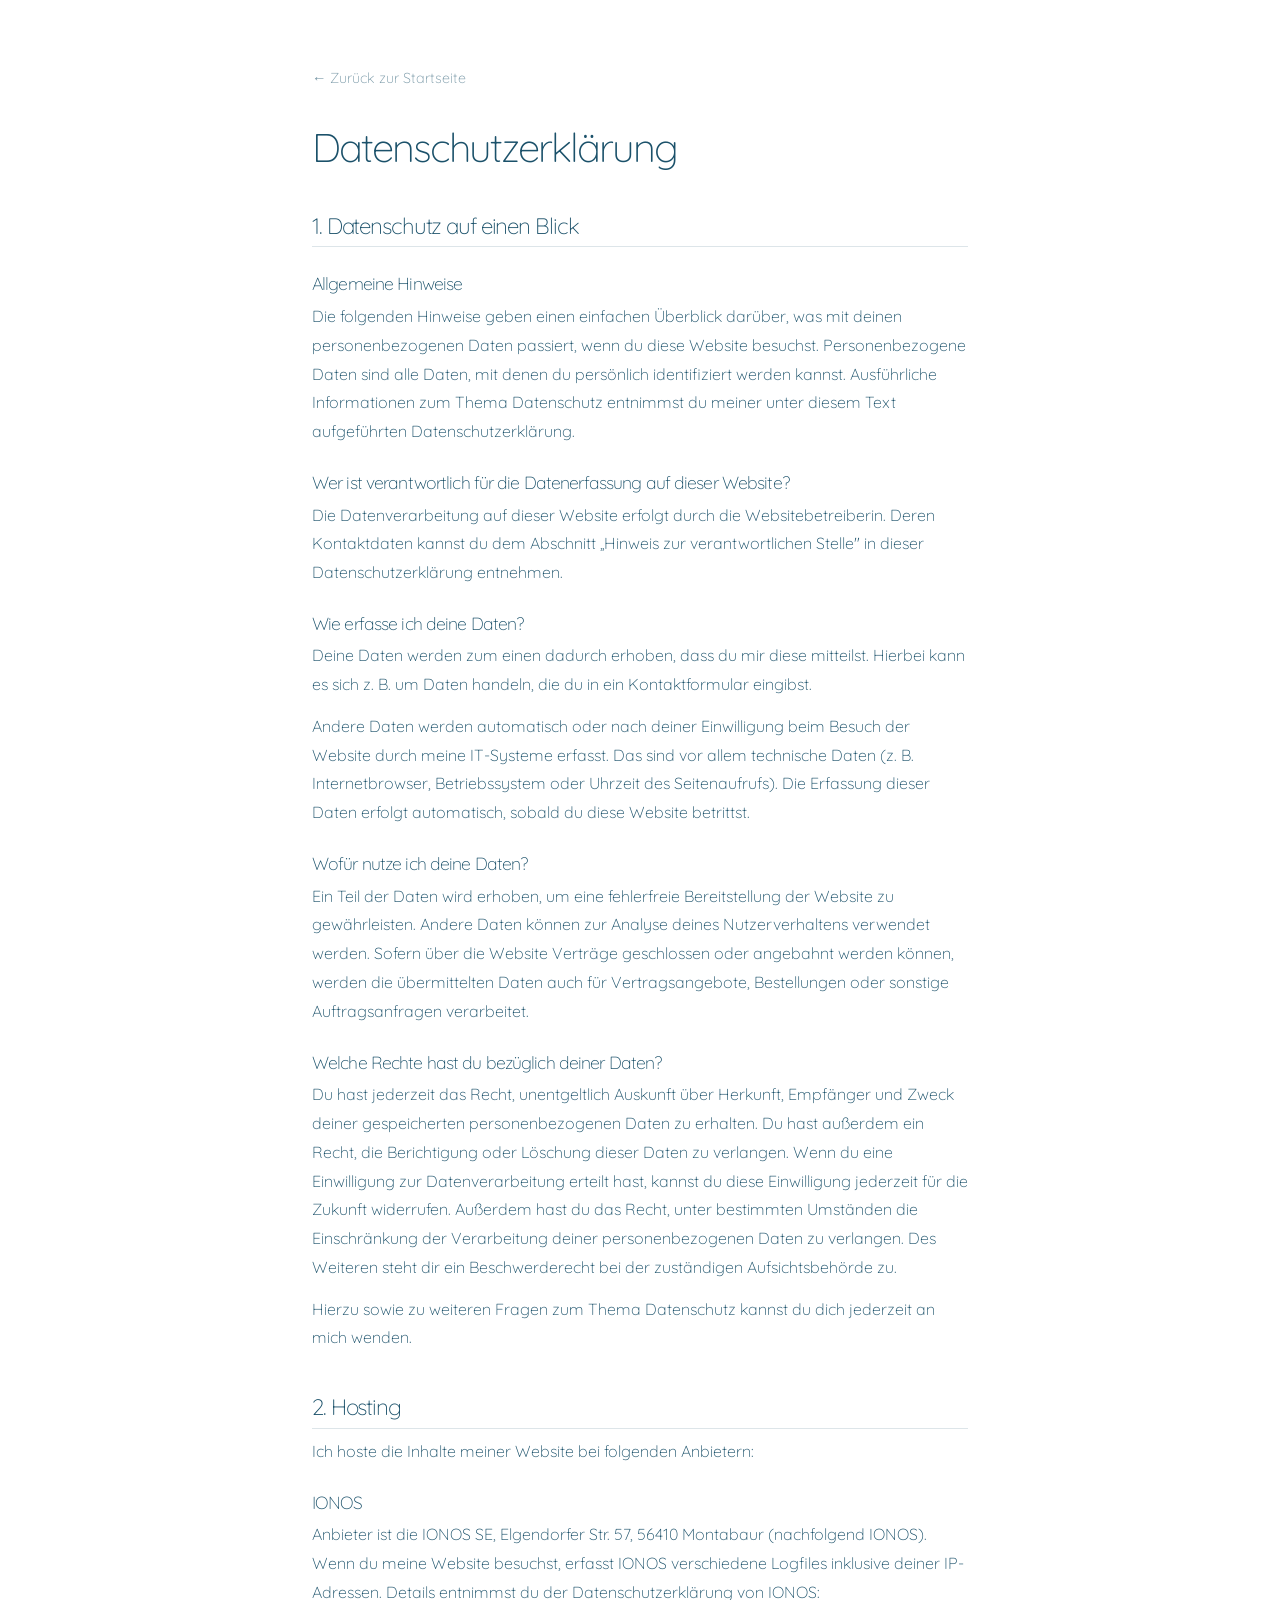
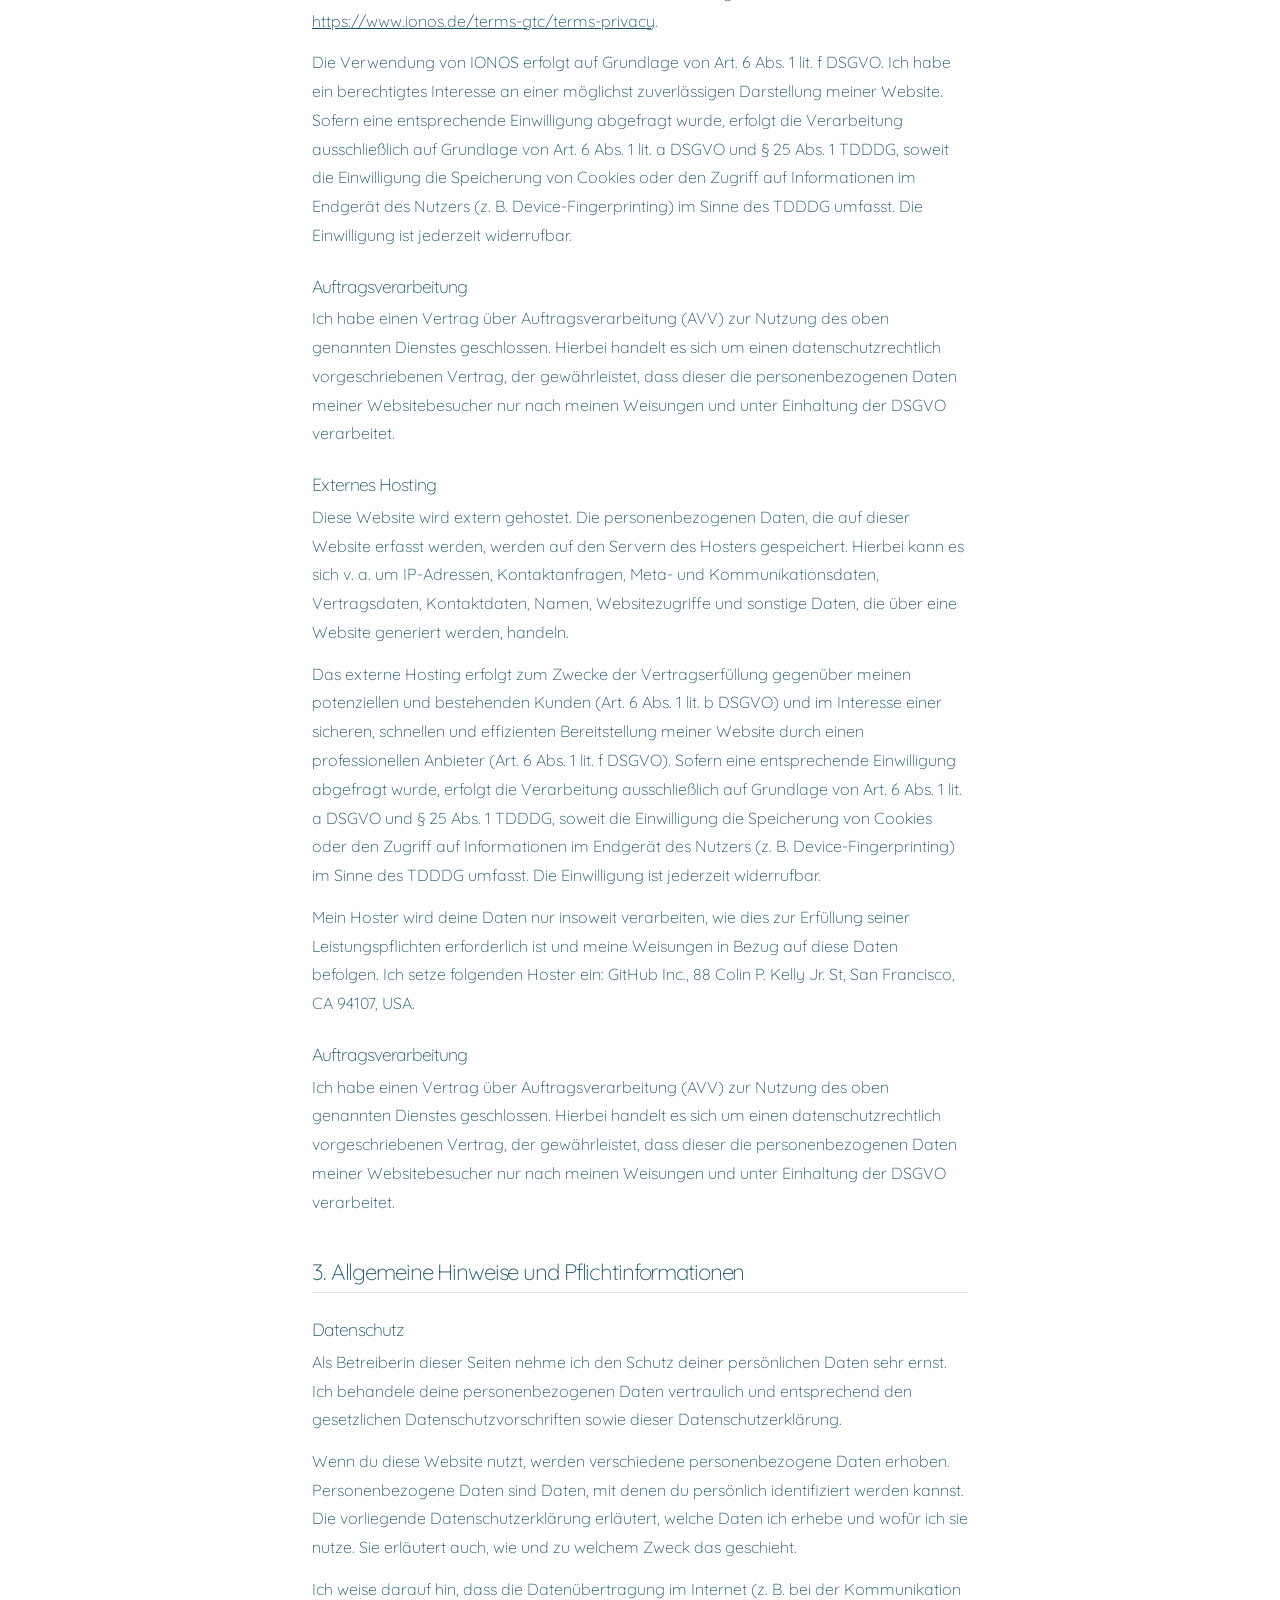
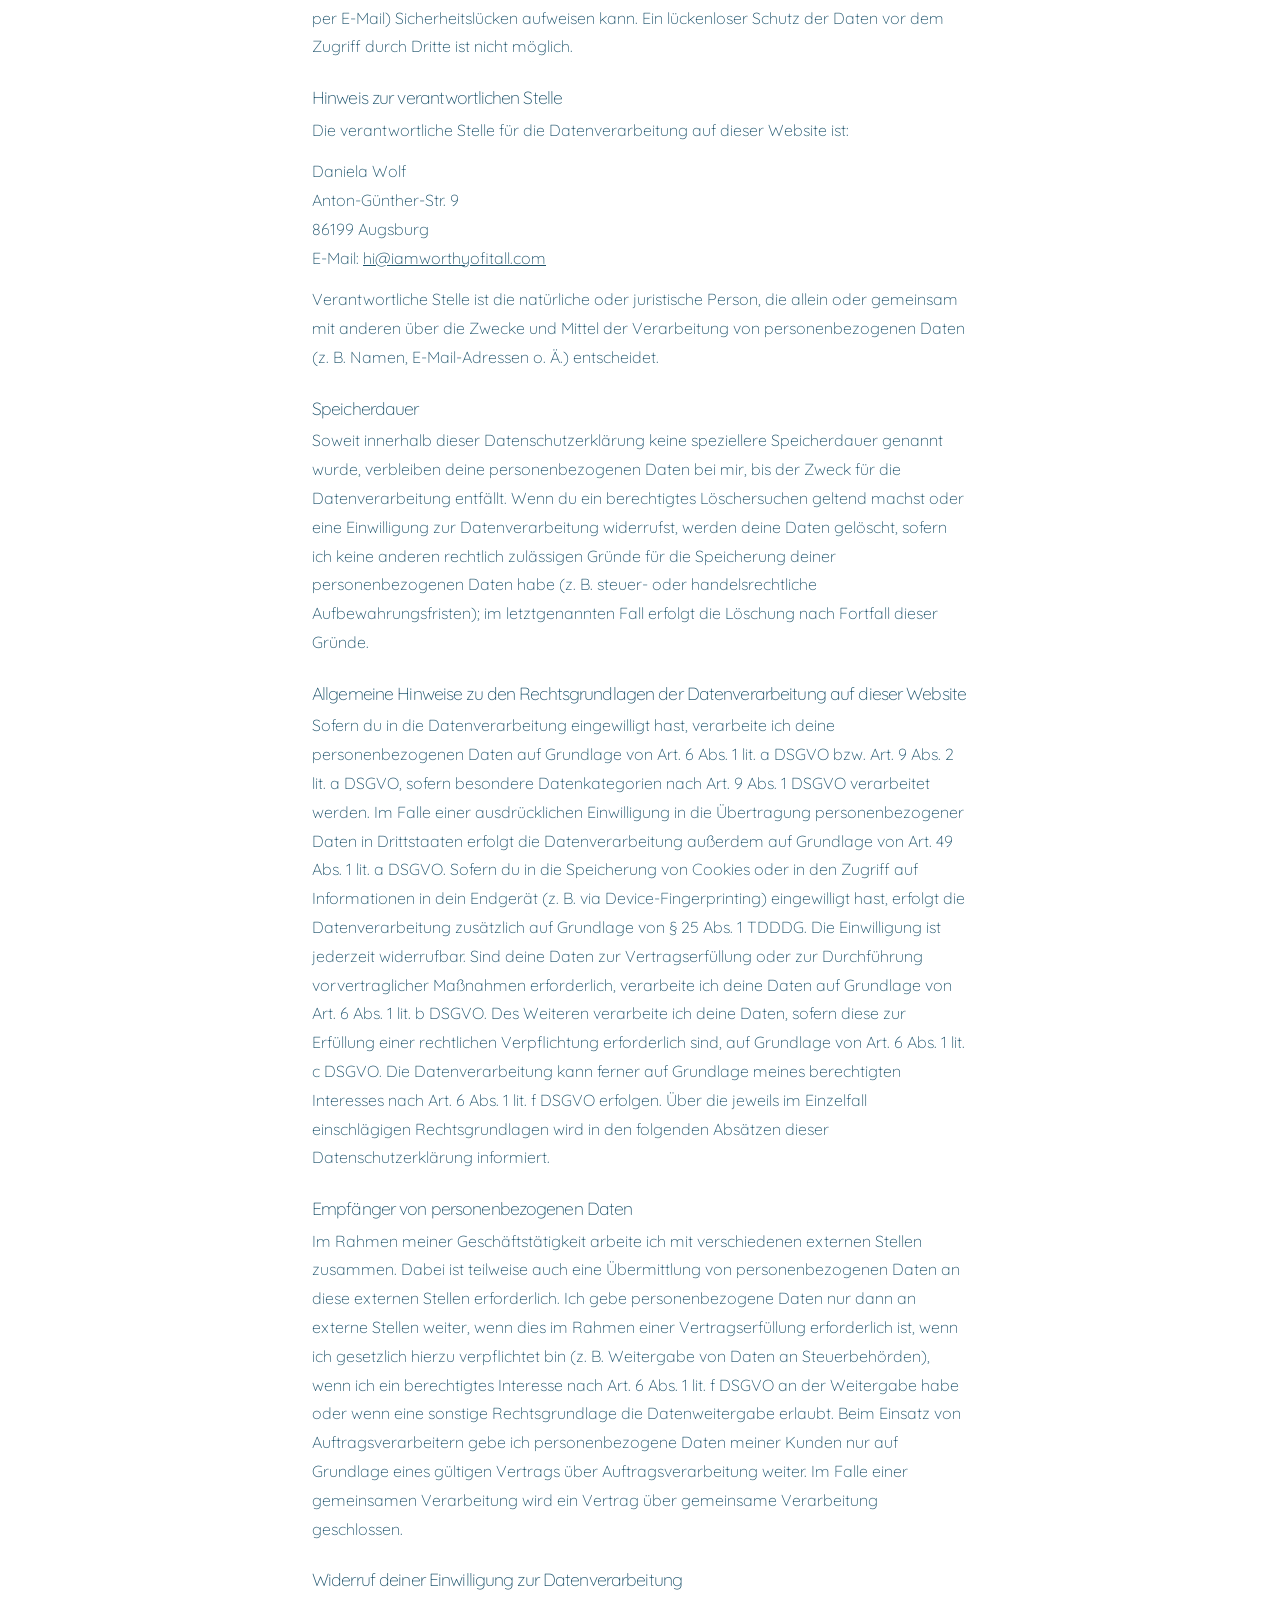
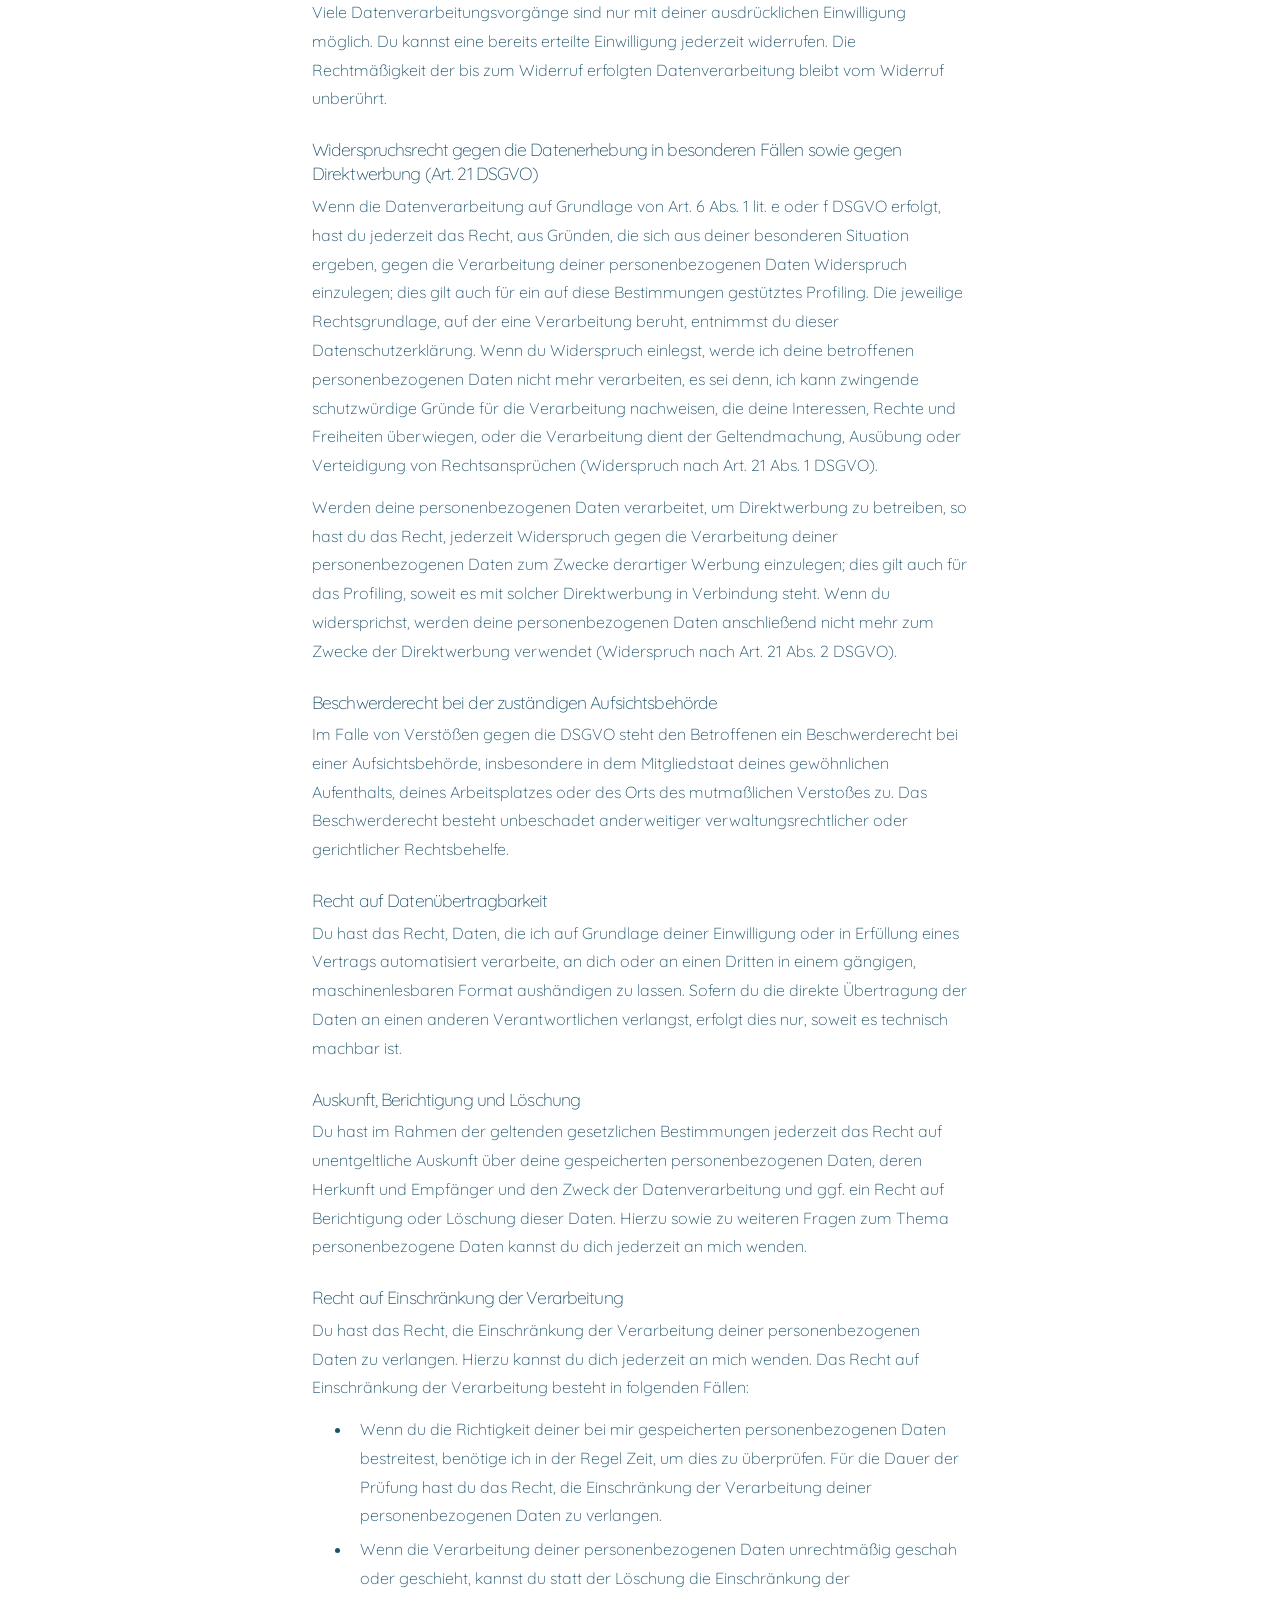
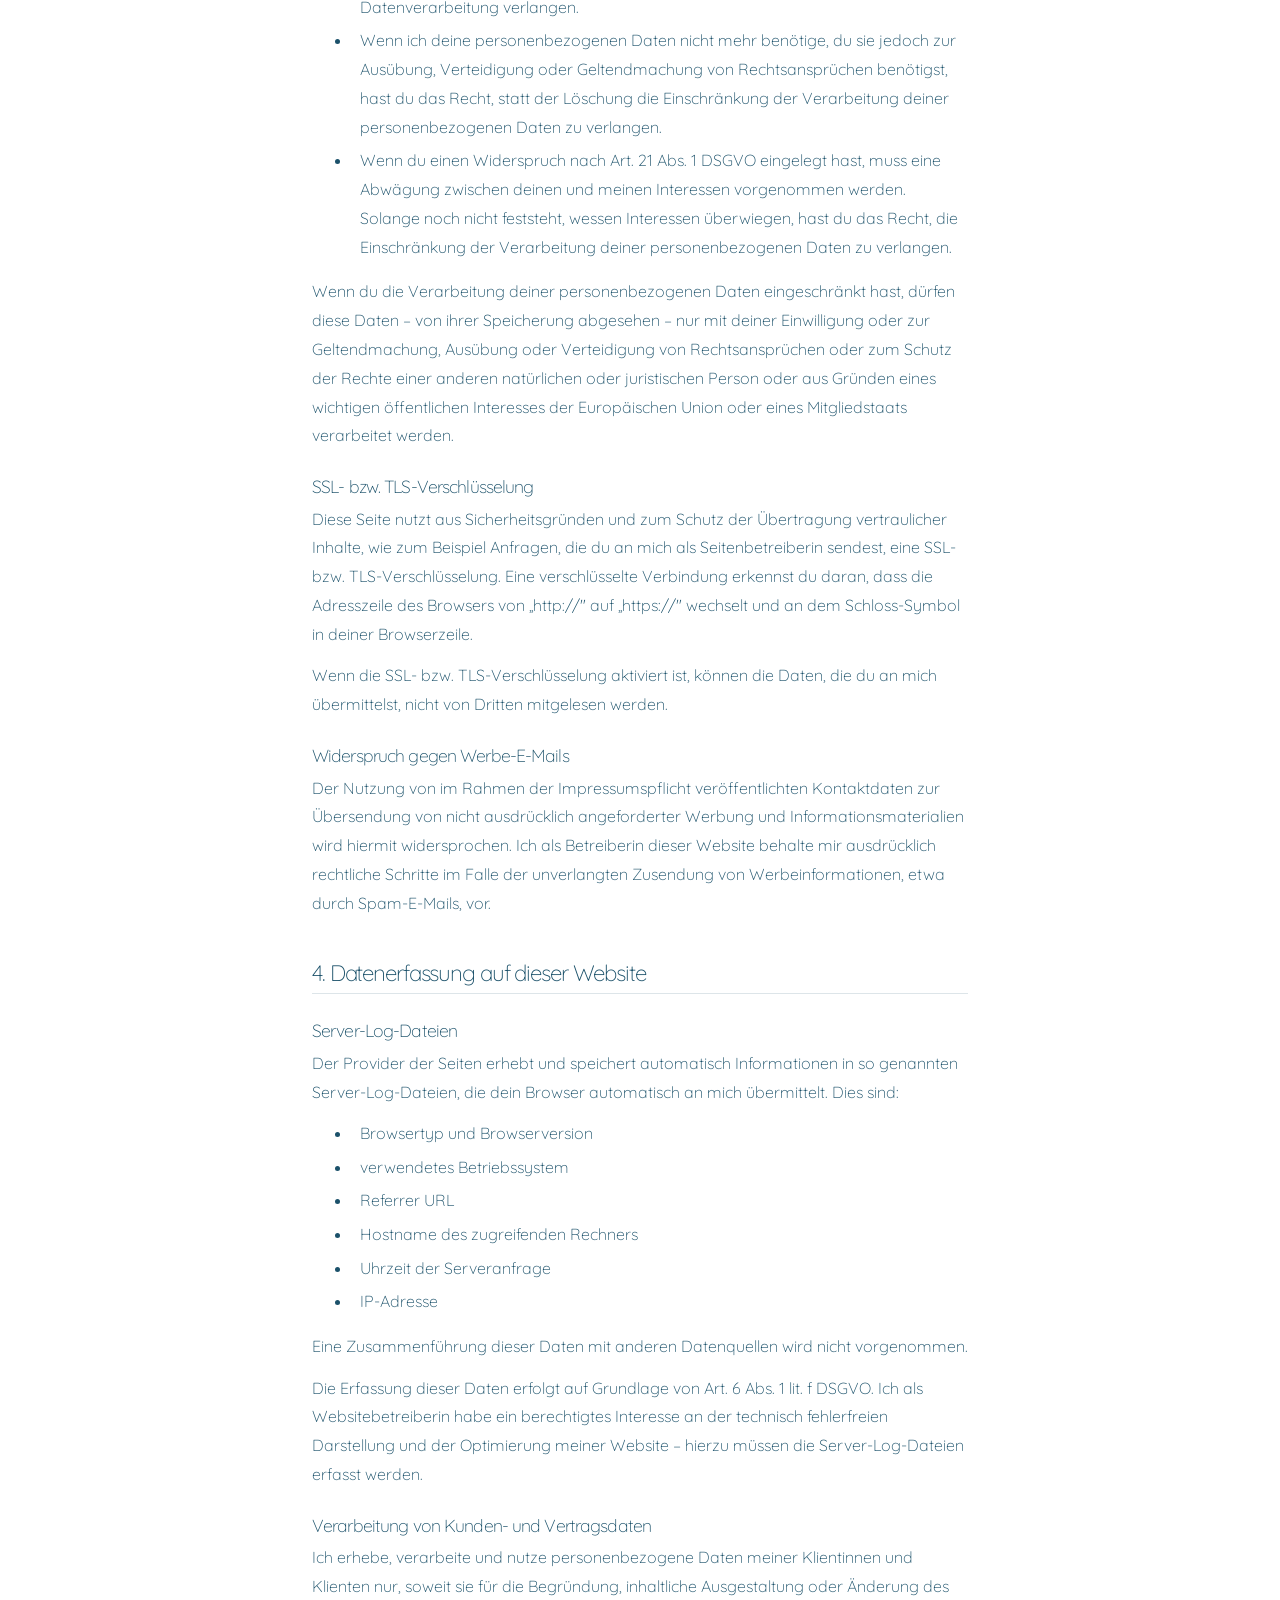
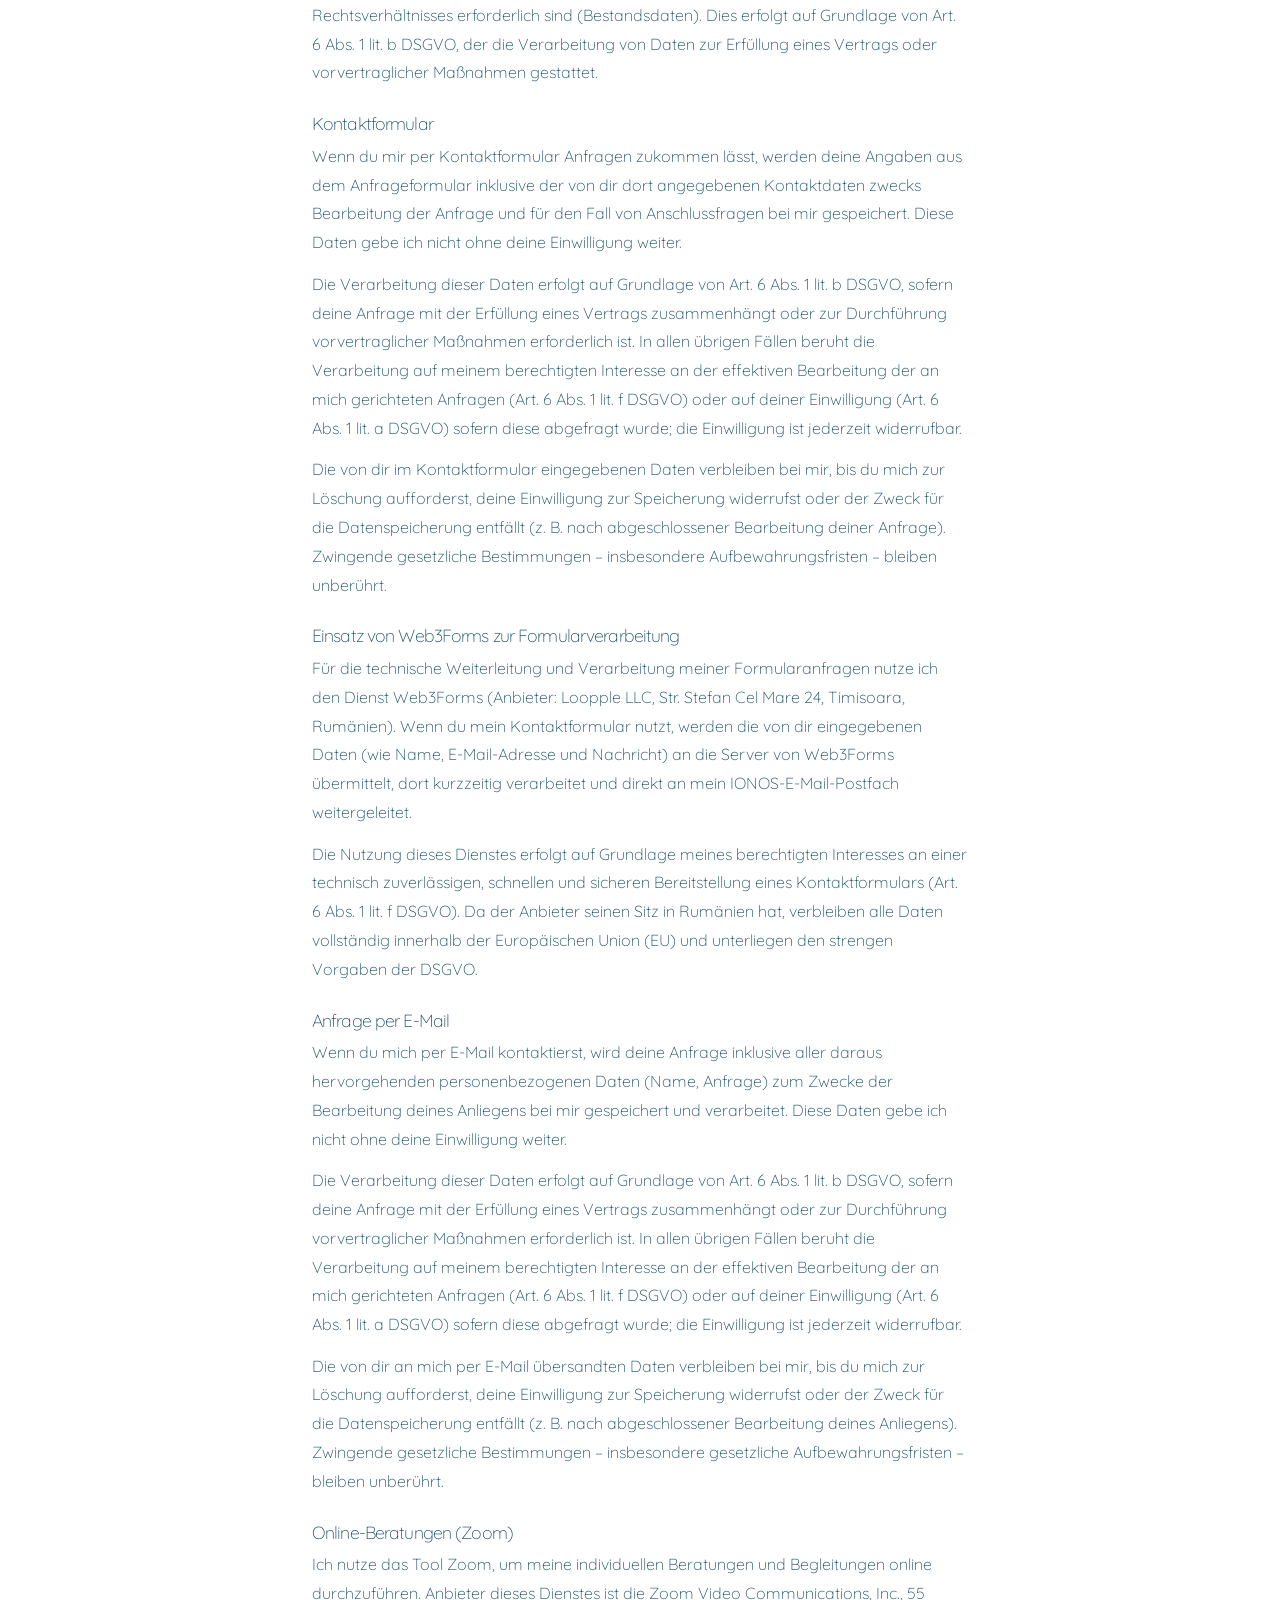
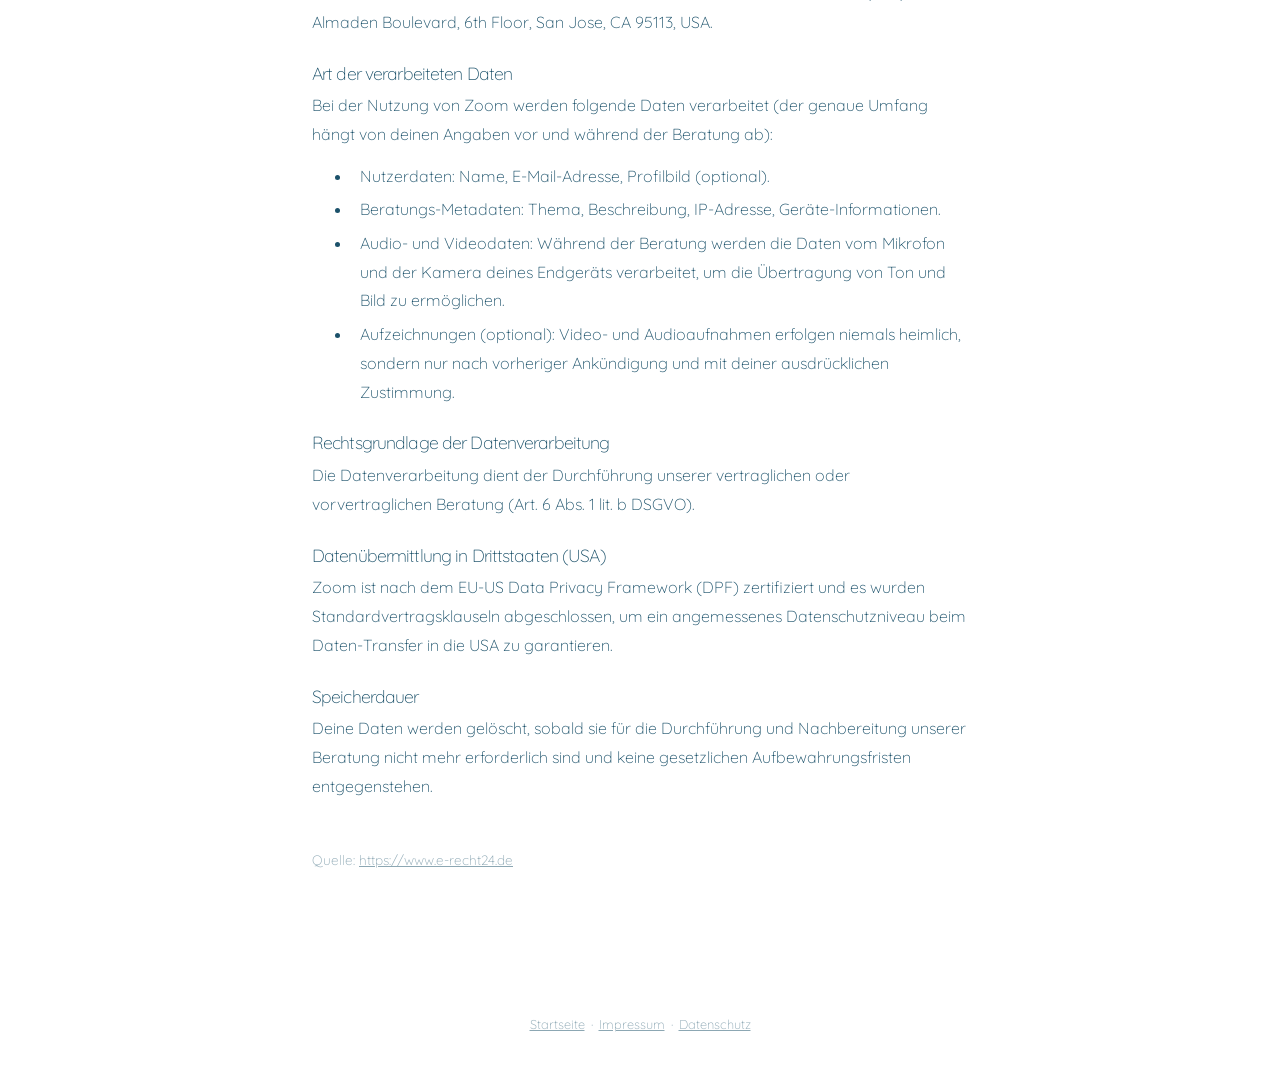
<file: datenschutz.html>
<!DOCTYPE HTML>
<html lang="de">
<head>
  <meta charset="utf-8" />
  <meta name="viewport" content="width=device-width, initial-scale=1, user-scalable=no" />
  <title>Datenschutz | I AM worthy of it all</title>
  <link rel="stylesheet" href="assets/css/main.css" />
  <noscript><link rel="stylesheet" href="assets/css/noscript.css" /></noscript>
  <style>
    @font-face {
      font-family: 'Quicksand';
      src: url('quicksand-v37-latin-300.woff2') format('woff2');
      font-weight: 300;
      font-style: normal;
      font-display: swap;
    }
    @font-face {
      font-family: 'Quicksand';
      src: url('quicksand-v37-latin-regular.woff2') format('woff2');
      font-weight: 400;
      font-style: normal;
      font-display: swap;
    }
    @font-face {
      font-family: 'Quicksand';
      src: url('quicksand-v37-latin-500.woff2') format('woff2');
      font-weight: 500;
      font-style: normal;
      font-display: swap;
    }
    @font-face {
      font-family: 'Quicksand';
      src: url('quicksand-v37-latin-600.woff2') format('woff2');
      font-weight: 600;
      font-style: normal;
      font-display: swap;
    }
    * { font-family: 'Quicksand', sans-serif !important; }
    body, p, h1, h2, h3, h4, li, a { color: #1b516a !important; }
    .inner { max-width: 720px; margin: 0 auto; padding: 4rem 2rem 6rem; }
    h1 { font-size: 2.5rem; margin-bottom: 2rem; }
    h2 { font-size: 1.4rem; margin: 2.5rem 0 0.5rem; border-bottom: 1px solid rgba(27,81,106,0.15); padding-bottom: 0.3rem; }
    h3 { font-size: 1.1rem; margin: 1.5rem 0 0.4rem; }
    p { line-height: 1.8; margin-bottom: 0.8rem; word-break: break-word; }
    ul { margin: 0.5rem 0 1rem 1.5rem; line-height: 1.8; }
    ul li { margin-bottom: 0.3rem; }
    .back { display: inline-block; margin-bottom: 2rem; font-size: 0.9rem; opacity: 0.6; text-decoration: none; }
    .back:hover { opacity: 1; }
    footer { text-align: center; padding: 2rem; font-size: 0.8rem; opacity: 0.5; }
    footer a { color: #1b516a !important; }
    a { color: #1b516a !important; }
  </style>
</head>
<body class="is-preload">
  <div class="inner">
    <a href="index.html" class="back">← Zurück zur Startseite</a>
    <h1>Datenschutzerklärung</h1>

    <h2>1. Datenschutz auf einen Blick</h2>

    <h3>Allgemeine Hinweise</h3>
    <p>Die folgenden Hinweise geben einen einfachen Überblick darüber, was mit deinen personenbezogenen Daten passiert, wenn du diese Website besuchst. Personenbezogene Daten sind alle Daten, mit denen du persönlich identifiziert werden kannst. Ausführliche Informationen zum Thema Datenschutz entnimmst du meiner unter diesem Text aufgeführten Datenschutzerklärung.</p>

    <h3>Wer ist verantwortlich für die Datenerfassung auf dieser Website?</h3>
    <p>Die Datenverarbeitung auf dieser Website erfolgt durch die Websitebetreiberin. Deren Kontaktdaten kannst du dem Abschnitt „Hinweis zur verantwortlichen Stelle" in dieser Datenschutzerklärung entnehmen.</p>

    <h3>Wie erfasse ich deine Daten?</h3>
    <p>Deine Daten werden zum einen dadurch erhoben, dass du mir diese mitteilst. Hierbei kann es sich z. B. um Daten handeln, die du in ein Kontaktformular eingibst.</p>
    <p>Andere Daten werden automatisch oder nach deiner Einwilligung beim Besuch der Website durch meine IT-Systeme erfasst. Das sind vor allem technische Daten (z. B. Internetbrowser, Betriebssystem oder Uhrzeit des Seitenaufrufs). Die Erfassung dieser Daten erfolgt automatisch, sobald du diese Website betrittst.</p>

    <h3>Wofür nutze ich deine Daten?</h3>
    <p>Ein Teil der Daten wird erhoben, um eine fehlerfreie Bereitstellung der Website zu gewährleisten. Andere Daten können zur Analyse deines Nutzerverhaltens verwendet werden. Sofern über die Website Verträge geschlossen oder angebahnt werden können, werden die übermittelten Daten auch für Vertragsangebote, Bestellungen oder sonstige Auftragsanfragen verarbeitet.</p>

    <h3>Welche Rechte hast du bezüglich deiner Daten?</h3>
    <p>Du hast jederzeit das Recht, unentgeltlich Auskunft über Herkunft, Empfänger und Zweck deiner gespeicherten personenbezogenen Daten zu erhalten. Du hast außerdem ein Recht, die Berichtigung oder Löschung dieser Daten zu verlangen. Wenn du eine Einwilligung zur Datenverarbeitung erteilt hast, kannst du diese Einwilligung jederzeit für die Zukunft widerrufen. Außerdem hast du das Recht, unter bestimmten Umständen die Einschränkung der Verarbeitung deiner personenbezogenen Daten zu verlangen. Des Weiteren steht dir ein Beschwerderecht bei der zuständigen Aufsichtsbehörde zu.</p>
    <p>Hierzu sowie zu weiteren Fragen zum Thema Datenschutz kannst du dich jederzeit an mich wenden.</p>

    <h2>2. Hosting</h2>
    <p>Ich hoste die Inhalte meiner Website bei folgenden Anbietern:</p>

    <h3>IONOS</h3>
    <p>Anbieter ist die IONOS SE, Elgendorfer Str. 57, 56410 Montabaur (nachfolgend IONOS). Wenn du meine Website besuchst, erfasst IONOS verschiedene Logfiles inklusive deiner IP-Adressen. Details entnimmst du der Datenschutzerklärung von IONOS: <a href="https://www.ionos.de/terms-gtc/terms-privacy" target="_blank">https://www.ionos.de/terms-gtc/terms-privacy</a>.</p>
    <p>Die Verwendung von IONOS erfolgt auf Grundlage von Art. 6 Abs. 1 lit. f DSGVO. Ich habe ein berechtigtes Interesse an einer möglichst zuverlässigen Darstellung meiner Website. Sofern eine entsprechende Einwilligung abgefragt wurde, erfolgt die Verarbeitung ausschließlich auf Grundlage von Art. 6 Abs. 1 lit. a DSGVO und § 25 Abs. 1 TDDDG, soweit die Einwilligung die Speicherung von Cookies oder den Zugriff auf Informationen im Endgerät des Nutzers (z. B. Device-Fingerprinting) im Sinne des TDDDG umfasst. Die Einwilligung ist jederzeit widerrufbar.</p>

    <h3>Auftragsverarbeitung</h3>
    <p>Ich habe einen Vertrag über Auftragsverarbeitung (AVV) zur Nutzung des oben genannten Dienstes geschlossen. Hierbei handelt es sich um einen datenschutzrechtlich vorgeschriebenen Vertrag, der gewährleistet, dass dieser die personenbezogenen Daten meiner Websitebesucher nur nach meinen Weisungen und unter Einhaltung der DSGVO verarbeitet.</p>

    <h3>Externes Hosting</h3>
    <p>Diese Website wird extern gehostet. Die personenbezogenen Daten, die auf dieser Website erfasst werden, werden auf den Servern des Hosters gespeichert. Hierbei kann es sich v. a. um IP-Adressen, Kontaktanfragen, Meta- und Kommunikationsdaten, Vertragsdaten, Kontaktdaten, Namen, Websitezugriffe und sonstige Daten, die über eine Website generiert werden, handeln.</p>
    <p>Das externe Hosting erfolgt zum Zwecke der Vertragserfüllung gegenüber meinen potenziellen und bestehenden Kunden (Art. 6 Abs. 1 lit. b DSGVO) und im Interesse einer sicheren, schnellen und effizienten Bereitstellung meiner Website durch einen professionellen Anbieter (Art. 6 Abs. 1 lit. f DSGVO). Sofern eine entsprechende Einwilligung abgefragt wurde, erfolgt die Verarbeitung ausschließlich auf Grundlage von Art. 6 Abs. 1 lit. a DSGVO und § 25 Abs. 1 TDDDG, soweit die Einwilligung die Speicherung von Cookies oder den Zugriff auf Informationen im Endgerät des Nutzers (z. B. Device-Fingerprinting) im Sinne des TDDDG umfasst. Die Einwilligung ist jederzeit widerrufbar.</p>
    <p>Mein Hoster wird deine Daten nur insoweit verarbeiten, wie dies zur Erfüllung seiner Leistungspflichten erforderlich ist und meine Weisungen in Bezug auf diese Daten befolgen. Ich setze folgenden Hoster ein: GitHub Inc., 88 Colin P. Kelly Jr. St, San Francisco, CA 94107, USA.</p>

    <h3>Auftragsverarbeitung</h3>
    <p>Ich habe einen Vertrag über Auftragsverarbeitung (AVV) zur Nutzung des oben genannten Dienstes geschlossen. Hierbei handelt es sich um einen datenschutzrechtlich vorgeschriebenen Vertrag, der gewährleistet, dass dieser die personenbezogenen Daten meiner Websitebesucher nur nach meinen Weisungen und unter Einhaltung der DSGVO verarbeitet.</p>

    <h2>3. Allgemeine Hinweise und Pflichtinformationen</h2>

    <h3>Datenschutz</h3>
    <p>Als Betreiberin dieser Seiten nehme ich den Schutz deiner persönlichen Daten sehr ernst. Ich behandele deine personenbezogenen Daten vertraulich und entsprechend den gesetzlichen Datenschutzvorschriften sowie dieser Datenschutzerklärung.</p>
    <p>Wenn du diese Website nutzt, werden verschiedene personenbezogene Daten erhoben. Personenbezogene Daten sind Daten, mit denen du persönlich identifiziert werden kannst. Die vorliegende Datenschutzerklärung erläutert, welche Daten ich erhebe und wofür ich sie nutze. Sie erläutert auch, wie und zu welchem Zweck das geschieht.</p>
    <p>Ich weise darauf hin, dass die Datenübertragung im Internet (z. B. bei der Kommunikation per E-Mail) Sicherheitslücken aufweisen kann. Ein lückenloser Schutz der Daten vor dem Zugriff durch Dritte ist nicht möglich.</p>

    <h3>Hinweis zur verantwortlichen Stelle</h3>
    <p>Die verantwortliche Stelle für die Datenverarbeitung auf dieser Website ist:</p>
    <p>Daniela Wolf<br>
    Anton-Günther-Str. 9<br>
    86199 Augsburg<br>
    E-Mail: <a href="mailto:hi@iamworthyofitall.com">hi@iamworthyofitall.com</a></p>
    <p>Verantwortliche Stelle ist die natürliche oder juristische Person, die allein oder gemeinsam mit anderen über die Zwecke und Mittel der Verarbeitung von personenbezogenen Daten (z. B. Namen, E-Mail-Adressen o. Ä.) entscheidet.</p>

    <h3>Speicherdauer</h3>
    <p>Soweit innerhalb dieser Datenschutzerklärung keine speziellere Speicherdauer genannt wurde, verbleiben deine personenbezogenen Daten bei mir, bis der Zweck für die Datenverarbeitung entfällt. Wenn du ein berechtigtes Löschersuchen geltend machst oder eine Einwilligung zur Datenverarbeitung widerrufst, werden deine Daten gelöscht, sofern ich keine anderen rechtlich zulässigen Gründe für die Speicherung deiner personenbezogenen Daten habe (z. B. steuer- oder handelsrechtliche Aufbewahrungsfristen); im letztgenannten Fall erfolgt die Löschung nach Fortfall dieser Gründe.</p>

    <h3>Allgemeine Hinweise zu den Rechtsgrundlagen der Datenverarbeitung auf dieser Website</h3>
    <p>Sofern du in die Datenverarbeitung eingewilligt hast, verarbeite ich deine personenbezogenen Daten auf Grundlage von Art. 6 Abs. 1 lit. a DSGVO bzw. Art. 9 Abs. 2 lit. a DSGVO, sofern besondere Datenkategorien nach Art. 9 Abs. 1 DSGVO verarbeitet werden. Im Falle einer ausdrücklichen Einwilligung in die Übertragung personenbezogener Daten in Drittstaaten erfolgt die Datenverarbeitung außerdem auf Grundlage von Art. 49 Abs. 1 lit. a DSGVO. Sofern du in die Speicherung von Cookies oder in den Zugriff auf Informationen in dein Endgerät (z. B. via Device-Fingerprinting) eingewilligt hast, erfolgt die Datenverarbeitung zusätzlich auf Grundlage von § 25 Abs. 1 TDDDG. Die Einwilligung ist jederzeit widerrufbar. Sind deine Daten zur Vertragserfüllung oder zur Durchführung vorvertraglicher Maßnahmen erforderlich, verarbeite ich deine Daten auf Grundlage von Art. 6 Abs. 1 lit. b DSGVO. Des Weiteren verarbeite ich deine Daten, sofern diese zur Erfüllung einer rechtlichen Verpflichtung erforderlich sind, auf Grundlage von Art. 6 Abs. 1 lit. c DSGVO. Die Datenverarbeitung kann ferner auf Grundlage meines berechtigten Interesses nach Art. 6 Abs. 1 lit. f DSGVO erfolgen. Über die jeweils im Einzelfall einschlägigen Rechtsgrundlagen wird in den folgenden Absätzen dieser Datenschutzerklärung informiert.</p>

    <h3>Empfänger von personenbezogenen Daten</h3>
    <p>Im Rahmen meiner Geschäftstätigkeit arbeite ich mit verschiedenen externen Stellen zusammen. Dabei ist teilweise auch eine Übermittlung von personenbezogenen Daten an diese externen Stellen erforderlich. Ich gebe personenbezogene Daten nur dann an externe Stellen weiter, wenn dies im Rahmen einer Vertragserfüllung erforderlich ist, wenn ich gesetzlich hierzu verpflichtet bin (z. B. Weitergabe von Daten an Steuerbehörden), wenn ich ein berechtigtes Interesse nach Art. 6 Abs. 1 lit. f DSGVO an der Weitergabe habe oder wenn eine sonstige Rechtsgrundlage die Datenweitergabe erlaubt. Beim Einsatz von Auftragsverarbeitern gebe ich personenbezogene Daten meiner Kunden nur auf Grundlage eines gültigen Vertrags über Auftragsverarbeitung weiter. Im Falle einer gemeinsamen Verarbeitung wird ein Vertrag über gemeinsame Verarbeitung geschlossen.</p>

    <h3>Widerruf deiner Einwilligung zur Datenverarbeitung</h3>
    <p>Viele Datenverarbeitungsvorgänge sind nur mit deiner ausdrücklichen Einwilligung möglich. Du kannst eine bereits erteilte Einwilligung jederzeit widerrufen. Die Rechtmäßigkeit der bis zum Widerruf erfolgten Datenverarbeitung bleibt vom Widerruf unberührt.</p>

    <h3>Widerspruchsrecht gegen die Datenerhebung in besonderen Fällen sowie gegen Direktwerbung (Art. 21 DSGVO)</h3>
    <p>Wenn die Datenverarbeitung auf Grundlage von Art. 6 Abs. 1 lit. e oder f DSGVO erfolgt, hast du jederzeit das Recht, aus Gründen, die sich aus deiner besonderen Situation ergeben, gegen die Verarbeitung deiner personenbezogenen Daten Widerspruch einzulegen; dies gilt auch für ein auf diese Bestimmungen gestütztes Profiling. Die jeweilige Rechtsgrundlage, auf der eine Verarbeitung beruht, entnimmst du dieser Datenschutzerklärung. Wenn du Widerspruch einlegst, werde ich deine betroffenen personenbezogenen Daten nicht mehr verarbeiten, es sei denn, ich kann zwingende schutzwürdige Gründe für die Verarbeitung nachweisen, die deine Interessen, Rechte und Freiheiten überwiegen, oder die Verarbeitung dient der Geltendmachung, Ausübung oder Verteidigung von Rechtsansprüchen (Widerspruch nach Art. 21 Abs. 1 DSGVO).</p>
    <p>Werden deine personenbezogenen Daten verarbeitet, um Direktwerbung zu betreiben, so hast du das Recht, jederzeit Widerspruch gegen die Verarbeitung deiner personenbezogenen Daten zum Zwecke derartiger Werbung einzulegen; dies gilt auch für das Profiling, soweit es mit solcher Direktwerbung in Verbindung steht. Wenn du widersprichst, werden deine personenbezogenen Daten anschließend nicht mehr zum Zwecke der Direktwerbung verwendet (Widerspruch nach Art. 21 Abs. 2 DSGVO).</p>

    <h3>Beschwerderecht bei der zuständigen Aufsichtsbehörde</h3>
    <p>Im Falle von Verstößen gegen die DSGVO steht den Betroffenen ein Beschwerderecht bei einer Aufsichtsbehörde, insbesondere in dem Mitgliedstaat deines gewöhnlichen Aufenthalts, deines Arbeitsplatzes oder des Orts des mutmaßlichen Verstoßes zu. Das Beschwerderecht besteht unbeschadet anderweitiger verwaltungsrechtlicher oder gerichtlicher Rechtsbehelfe.</p>

    <h3>Recht auf Datenübertragbarkeit</h3>
    <p>Du hast das Recht, Daten, die ich auf Grundlage deiner Einwilligung oder in Erfüllung eines Vertrags automatisiert verarbeite, an dich oder an einen Dritten in einem gängigen, maschinenlesbaren Format aushändigen zu lassen. Sofern du die direkte Übertragung der Daten an einen anderen Verantwortlichen verlangst, erfolgt dies nur, soweit es technisch machbar ist.</p>

    <h3>Auskunft, Berichtigung und Löschung</h3>
    <p>Du hast im Rahmen der geltenden gesetzlichen Bestimmungen jederzeit das Recht auf unentgeltliche Auskunft über deine gespeicherten personenbezogenen Daten, deren Herkunft und Empfänger und den Zweck der Datenverarbeitung und ggf. ein Recht auf Berichtigung oder Löschung dieser Daten. Hierzu sowie zu weiteren Fragen zum Thema personenbezogene Daten kannst du dich jederzeit an mich wenden.</p>

    <h3>Recht auf Einschränkung der Verarbeitung</h3>
    <p>Du hast das Recht, die Einschränkung der Verarbeitung deiner personenbezogenen Daten zu verlangen. Hierzu kannst du dich jederzeit an mich wenden. Das Recht auf Einschränkung der Verarbeitung besteht in folgenden Fällen:</p>
    <ul>
      <li>Wenn du die Richtigkeit deiner bei mir gespeicherten personenbezogenen Daten bestreitest, benötige ich in der Regel Zeit, um dies zu überprüfen. Für die Dauer der Prüfung hast du das Recht, die Einschränkung der Verarbeitung deiner personenbezogenen Daten zu verlangen.</li>
      <li>Wenn die Verarbeitung deiner personenbezogenen Daten unrechtmäßig geschah oder geschieht, kannst du statt der Löschung die Einschränkung der Datenverarbeitung verlangen.</li>
      <li>Wenn ich deine personenbezogenen Daten nicht mehr benötige, du sie jedoch zur Ausübung, Verteidigung oder Geltendmachung von Rechtsansprüchen benötigst, hast du das Recht, statt der Löschung die Einschränkung der Verarbeitung deiner personenbezogenen Daten zu verlangen.</li>
      <li>Wenn du einen Widerspruch nach Art. 21 Abs. 1 DSGVO eingelegt hast, muss eine Abwägung zwischen deinen und meinen Interessen vorgenommen werden. Solange noch nicht feststeht, wessen Interessen überwiegen, hast du das Recht, die Einschränkung der Verarbeitung deiner personenbezogenen Daten zu verlangen.</li>
    </ul>
    <p>Wenn du die Verarbeitung deiner personenbezogenen Daten eingeschränkt hast, dürfen diese Daten – von ihrer Speicherung abgesehen – nur mit deiner Einwilligung oder zur Geltendmachung, Ausübung oder Verteidigung von Rechtsansprüchen oder zum Schutz der Rechte einer anderen natürlichen oder juristischen Person oder aus Gründen eines wichtigen öffentlichen Interesses der Europäischen Union oder eines Mitgliedstaats verarbeitet werden.</p>

    <h3>SSL- bzw. TLS-Verschlüsselung</h3>
    <p>Diese Seite nutzt aus Sicherheitsgründen und zum Schutz der Übertragung vertraulicher Inhalte, wie zum Beispiel Anfragen, die du an mich als Seitenbetreiberin sendest, eine SSL- bzw. TLS-Verschlüsselung. Eine verschlüsselte Verbindung erkennst du daran, dass die Adresszeile des Browsers von „http://" auf „https://" wechselt und an dem Schloss-Symbol in deiner Browserzeile.</p>
    <p>Wenn die SSL- bzw. TLS-Verschlüsselung aktiviert ist, können die Daten, die du an mich übermittelst, nicht von Dritten mitgelesen werden.</p>

    <h3>Widerspruch gegen Werbe-E-Mails</h3>
    <p>Der Nutzung von im Rahmen der Impressumspflicht veröffentlichten Kontaktdaten zur Übersendung von nicht ausdrücklich angeforderter Werbung und Informationsmaterialien wird hiermit widersprochen. Ich als Betreiberin dieser Website behalte mir ausdrücklich rechtliche Schritte im Falle der unverlangten Zusendung von Werbeinformationen, etwa durch Spam-E-Mails, vor.</p>

    <h2>4. Datenerfassung auf dieser Website</h2>

    <h3>Server-Log-Dateien</h3>
    <p>Der Provider der Seiten erhebt und speichert automatisch Informationen in so genannten Server-Log-Dateien, die dein Browser automatisch an mich übermittelt. Dies sind:</p>
    <ul>
      <li>Browsertyp und Browserversion</li>
      <li>verwendetes Betriebssystem</li>
      <li>Referrer URL</li>
      <li>Hostname des zugreifenden Rechners</li>
      <li>Uhrzeit der Serveranfrage</li>
      <li>IP-Adresse</li>
    </ul>
    <p>Eine Zusammenführung dieser Daten mit anderen Datenquellen wird nicht vorgenommen.</p>
    <p>Die Erfassung dieser Daten erfolgt auf Grundlage von Art. 6 Abs. 1 lit. f DSGVO. Ich als Websitebetreiberin habe ein berechtigtes Interesse an der technisch fehlerfreien Darstellung und der Optimierung meiner Website – hierzu müssen die Server-Log-Dateien erfasst werden.</p>

    <h3>Verarbeitung von Kunden- und Vertragsdaten</h3>
    <p>Ich erhebe, verarbeite und nutze personenbezogene Daten meiner Klientinnen und Klienten nur, soweit sie für die Begründung, inhaltliche Ausgestaltung oder Änderung des Rechtsverhältnisses erforderlich sind (Bestandsdaten). Dies erfolgt auf Grundlage von Art. 6 Abs. 1 lit. b DSGVO, der die Verarbeitung von Daten zur Erfüllung eines Vertrags oder vorvertraglicher Maßnahmen gestattet.</p>

    <h3>Kontaktformular</h3>
    <p>Wenn du mir per Kontaktformular Anfragen zukommen lässt, werden deine Angaben aus dem Anfrageformular inklusive der von dir dort angegebenen Kontaktdaten zwecks Bearbeitung der Anfrage und für den Fall von Anschlussfragen bei mir gespeichert. Diese Daten gebe ich nicht ohne deine Einwilligung weiter.</p>
    <p>Die Verarbeitung dieser Daten erfolgt auf Grundlage von Art. 6 Abs. 1 lit. b DSGVO, sofern deine Anfrage mit der Erfüllung eines Vertrags zusammenhängt oder zur Durchführung vorvertraglicher Maßnahmen erforderlich ist. In allen übrigen Fällen beruht die Verarbeitung auf meinem berechtigten Interesse an der effektiven Bearbeitung der an mich gerichteten Anfragen (Art. 6 Abs. 1 lit. f DSGVO) oder auf deiner Einwilligung (Art. 6 Abs. 1 lit. a DSGVO) sofern diese abgefragt wurde; die Einwilligung ist jederzeit widerrufbar.</p>
    <p>Die von dir im Kontaktformular eingegebenen Daten verbleiben bei mir, bis du mich zur Löschung aufforderst, deine Einwilligung zur Speicherung widerrufst oder der Zweck für die Datenspeicherung entfällt (z. B. nach abgeschlossener Bearbeitung deiner Anfrage). Zwingende gesetzliche Bestimmungen – insbesondere Aufbewahrungsfristen – bleiben unberührt.</p>

    <h3>Einsatz von Web3Forms zur Formularverarbeitung</h3>
    <p>Für die technische Weiterleitung und Verarbeitung meiner Formularanfragen nutze ich den Dienst Web3Forms (Anbieter: Loopple LLC, Str. Stefan Cel Mare 24, Timisoara, Rumänien). Wenn du mein Kontaktformular nutzt, werden die von dir eingegebenen Daten (wie Name, E-Mail-Adresse und Nachricht) an die Server von Web3Forms übermittelt, dort kurzzeitig verarbeitet und direkt an mein IONOS-E-Mail-Postfach weitergeleitet.</p>
    <p>Die Nutzung dieses Dienstes erfolgt auf Grundlage meines berechtigten Interesses an einer technisch zuverlässigen, schnellen und sicheren Bereitstellung eines Kontaktformulars (Art. 6 Abs. 1 lit. f DSGVO). Da der Anbieter seinen Sitz in Rumänien hat, verbleiben alle Daten vollständig innerhalb der Europäischen Union (EU) und unterliegen den strengen Vorgaben der DSGVO.</p>

    <h3>Anfrage per E-Mail</h3>
    <p>Wenn du mich per E-Mail kontaktierst, wird deine Anfrage inklusive aller daraus hervorgehenden personenbezogenen Daten (Name, Anfrage) zum Zwecke der Bearbeitung deines Anliegens bei mir gespeichert und verarbeitet. Diese Daten gebe ich nicht ohne deine Einwilligung weiter.</p>
    <p>Die Verarbeitung dieser Daten erfolgt auf Grundlage von Art. 6 Abs. 1 lit. b DSGVO, sofern deine Anfrage mit der Erfüllung eines Vertrags zusammenhängt oder zur Durchführung vorvertraglicher Maßnahmen erforderlich ist. In allen übrigen Fällen beruht die Verarbeitung auf meinem berechtigten Interesse an der effektiven Bearbeitung der an mich gerichteten Anfragen (Art. 6 Abs. 1 lit. f DSGVO) oder auf deiner Einwilligung (Art. 6 Abs. 1 lit. a DSGVO) sofern diese abgefragt wurde; die Einwilligung ist jederzeit widerrufbar.</p>
    <p>Die von dir an mich per E-Mail übersandten Daten verbleiben bei mir, bis du mich zur Löschung aufforderst, deine Einwilligung zur Speicherung widerrufst oder der Zweck für die Datenspeicherung entfällt (z. B. nach abgeschlossener Bearbeitung deines Anliegens). Zwingende gesetzliche Bestimmungen – insbesondere gesetzliche Aufbewahrungsfristen – bleiben unberührt.</p>

    <h3>Online-Beratungen (Zoom)</h3>
    <p>Ich nutze das Tool Zoom, um meine individuellen Beratungen und Begleitungen online durchzuführen. Anbieter dieses Dienstes ist die Zoom Video Communications, Inc., 55 Almaden Boulevard, 6th Floor, San Jose, CA 95113, USA.</p>

    <h3>Art der verarbeiteten Daten</h3>
    <p>Bei der Nutzung von Zoom werden folgende Daten verarbeitet (der genaue Umfang hängt von deinen Angaben vor und während der Beratung ab):</p>
    <ul>
      <li>Nutzerdaten: Name, E-Mail-Adresse, Profilbild (optional).</li>
      <li>Beratungs-Metadaten: Thema, Beschreibung, IP-Adresse, Geräte-Informationen.</li>
      <li>Audio- und Videodaten: Während der Beratung werden die Daten vom Mikrofon und der Kamera deines Endgeräts verarbeitet, um die Übertragung von Ton und Bild zu ermöglichen.</li>
      <li>Aufzeichnungen (optional): Video- und Audioaufnahmen erfolgen niemals heimlich, sondern nur nach vorheriger Ankündigung und mit deiner ausdrücklichen Zustimmung.</li>
    </ul>

    <h3>Rechtsgrundlage der Datenverarbeitung</h3>
    <p>Die Datenverarbeitung dient der Durchführung unserer vertraglichen oder vorvertraglichen Beratung (Art. 6 Abs. 1 lit. b DSGVO).</p>

    <h3>Datenübermittlung in Drittstaaten (USA)</h3>
    <p>Zoom ist nach dem EU-US Data Privacy Framework (DPF) zertifiziert und es wurden Standardvertragsklauseln abgeschlossen, um ein angemessenes Datenschutzniveau beim Daten-Transfer in die USA zu garantieren.</p>

    <h3>Speicherdauer</h3>
    <p>Deine Daten werden gelöscht, sobald sie für die Durchführung und Nachbereitung unserer Beratung nicht mehr erforderlich sind und keine gesetzlichen Aufbewahrungsfristen entgegenstehen.</p>

    <p style="margin-top: 3rem; font-size: 0.85rem; opacity: 0.5;">Quelle: <a href="https://www.e-recht24.de" target="_blank">https://www.e-recht24.de</a></p>

  </div>

  <footer>
    <a href="index.html">Startseite</a> &nbsp;·&nbsp;
    <a href="impressum.html">Impressum</a> &nbsp;·&nbsp;
    <a href="datenschutz.html">Datenschutz</a>
  </footer>
</body>
</html>
</file>
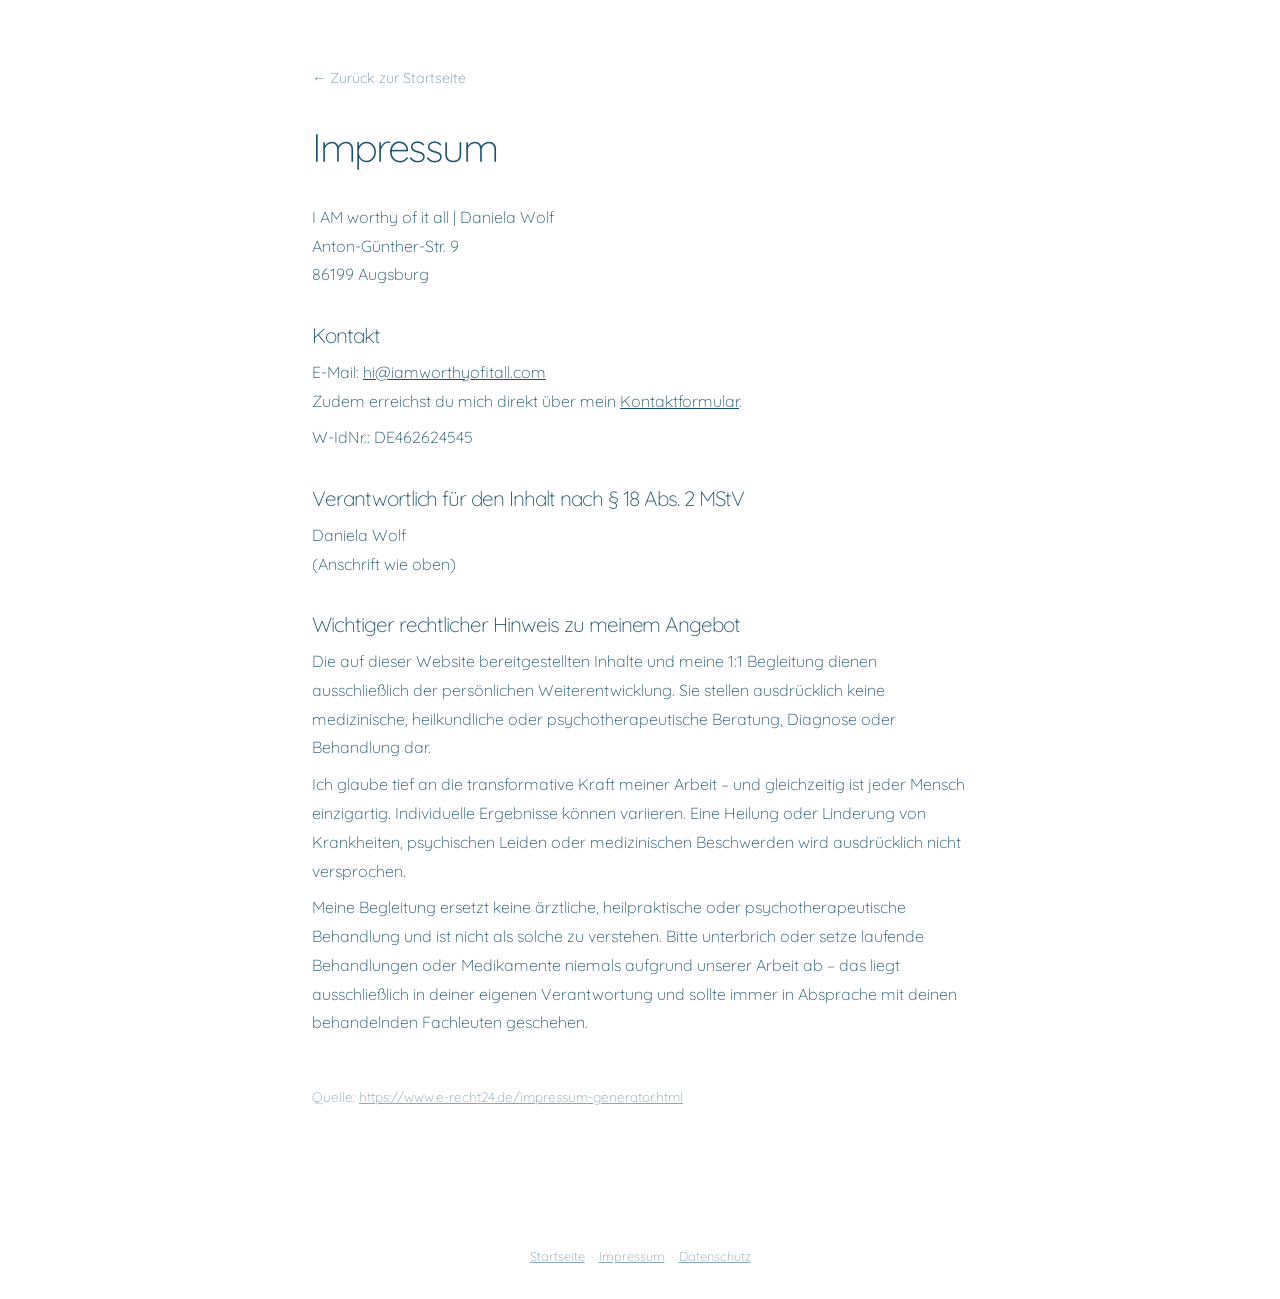
<file: impressum.html>
<!DOCTYPE HTML>
<html lang="de">
<head>
  <meta charset="utf-8" />
  <meta name="viewport" content="width=device-width, initial-scale=1, user-scalable=no" />
  <title>Impressum | I AM worthy of it all</title>
  <link rel="stylesheet" href="assets/css/main.css" />
  <noscript><link rel="stylesheet" href="assets/css/noscript.css" /></noscript>
  <style>
    @font-face {
      font-family: 'Quicksand';
      src: url('quicksand-v37-latin-300.woff2') format('woff2');
      font-weight: 300;
      font-style: normal;
      font-display: swap;
    }
    @font-face {
      font-family: 'Quicksand';
      src: url('quicksand-v37-latin-regular.woff2') format('woff2');
      font-weight: 400;
      font-style: normal;
      font-display: swap;
    }
    @font-face {
      font-family: 'Quicksand';
      src: url('quicksand-v37-latin-500.woff2') format('woff2');
      font-weight: 500;
      font-style: normal;
      font-display: swap;
    }
    @font-face {
      font-family: 'Quicksand';
      src: url('quicksand-v37-latin-600.woff2') format('woff2');
      font-weight: 600;
      font-style: normal;
      font-display: swap;
    }
    body, p, h1, h2, h3, h4, h5, h6, li, a, span, div, input, textarea, button { color: #1b516a !important; font-family: 'Quicksand', sans-serif !important; }
    * { font-family: 'Quicksand', sans-serif !important; }
    .inner { max-width: 720px; margin: 0 auto; padding: 4rem 2rem 6rem; }
    h1 { font-size: 2.5rem; margin-bottom: 2rem; }
    h2 { font-size: 1.3rem; margin: 2rem 0 0.5rem; }
    p { line-height: 1.8; margin-bottom: 0.5rem; word-break: break-word; }
    .back { display: inline-block; margin-bottom: 2rem; font-size: 0.9rem; opacity: 0.6; text-decoration: none; }
    .back:hover { opacity: 1; }
    footer { text-align: center; padding: 2rem; font-size: 0.8rem; opacity: 0.5; }
    footer a { color: #1b516a !important; }
  </style>
</head>
<body class="is-preload">
  <div class="inner">
    <a href="index.html" class="back">← Zurück zur Startseite</a>
    <h1>Impressum</h1>

    <p>I AM worthy of it all | Daniela Wolf<br>
    Anton-Günther-Str. 9<br>
    86199 Augsburg</p>

    <h2>Kontakt</h2>
    <p>E-Mail: <a href="mailto:hi@iamworthyofitall.com">hi@iamworthyofitall.com</a><br>
    Zudem erreichst du mich direkt über mein <a href="index.html#kontakt">Kontaktformular</a>.</p>

    <p>W-IdNr.: DE462624545</p>

    <h2>Verantwortlich für den Inhalt nach § 18 Abs. 2 MStV</h2>
    <p>Daniela Wolf<br>(Anschrift wie oben)</p>

    <h2>Wichtiger rechtlicher Hinweis zu meinem Angebot</h2>
    <p>Die auf dieser Website bereitgestellten Inhalte und meine 1:1 Begleitung dienen ausschließlich der persönlichen Weiterentwicklung. Sie stellen ausdrücklich keine medizinische, heilkundliche oder psychotherapeutische Beratung, Diagnose oder Behandlung dar.</p>
    <p>Ich glaube tief an die transformative Kraft meiner Arbeit – und gleichzeitig ist jeder Mensch einzigartig. Individuelle Ergebnisse können variieren. Eine Heilung oder Linderung von Krankheiten, psychischen Leiden oder medizinischen Beschwerden wird ausdrücklich nicht versprochen.</p>
    <p>Meine Begleitung ersetzt keine ärztliche, heilpraktische oder psychotherapeutische Behandlung und ist nicht als solche zu verstehen. Bitte unterbrich oder setze laufende Behandlungen oder Medikamente niemals aufgrund unserer Arbeit ab – das liegt ausschließlich in deiner eigenen Verantwortung und sollte immer in Absprache mit deinen behandelnden Fachleuten geschehen.</p>

    <p style="margin-top: 3rem; font-size: 0.85rem; opacity: 0.5;">Quelle: <a href="https://www.e-recht24.de/impressum-generator.html" target="_blank" style="color:#1b516a;">https://www.e-recht24.de/impressum-generator.html</a></p>

  </div>

  <footer>
    <a href="index.html">Startseite</a> &nbsp;·&nbsp;
    <a href="impressum.html">Impressum</a> &nbsp;·&nbsp;
    <a href="datenschutz.html">Datenschutz</a>
  </footer>
</body>
</html>
</file>
<file: assets/css/noscript.css>
/*
	Story by HTML5 UP
	html5up.net | @ajlkn
	Free for personal and commercial use under the CCA 3.0 license (html5up.net/license)
*/

/* Banner (transitions) */

	.banner.onload-content-fade-up .content {
		-moz-transition: none;
		-webkit-transition: none;
		-ms-transition: none;
		transition: none;
	}

	body.is-preload .banner.onload-content-fade-up .content {
		-moz-transform: none;
		-webkit-transform: none;
		-ms-transform: none;
		transform: none;
		opacity: 1;
	}

	.banner.onload-content-fade-down .content {
		-moz-transition: none;
		-webkit-transition: none;
		-ms-transition: none;
		transition: none;
	}

	body.is-preload .banner.onload-content-fade-down .content {
		-moz-transform: none;
		-webkit-transform: none;
		-ms-transform: none;
		transform: none;
		opacity: 1;
	}

	.banner.onload-content-fade-left .content {
		-moz-transition: none;
		-webkit-transition: none;
		-ms-transition: none;
		transition: none;
	}

	body.is-preload .banner.onload-content-fade-left .content {
		-moz-transform: none;
		-webkit-transform: none;
		-ms-transform: none;
		transform: none;
		opacity: 1;
	}

	.banner.onload-content-fade-right .content {
		-moz-transition: none;
		-webkit-transition: none;
		-ms-transition: none;
		transition: none;
	}

	body.is-preload .banner.onload-content-fade-right .content {
		-moz-transform: none;
		-webkit-transform: none;
		-ms-transform: none;
		transform: none;
		opacity: 1;
	}

	.banner.onload-content-fade-in .content {
		-moz-transition: none;
		-webkit-transition: none;
		-ms-transition: none;
		transition: none;
	}

	body.is-preload .banner.onload-content-fade-in .content {
		-moz-transform: none;
		-webkit-transform: none;
		-ms-transform: none;
		transform: none;
		opacity: 1;
	}

	.banner.onload-image-fade-up .image {
		-moz-transition: none;
		-webkit-transition: none;
		-ms-transition: none;
		transition: none;
	}

		.banner.onload-image-fade-up .image img {
			-moz-transition: none;
			-webkit-transition: none;
			-ms-transition: none;
			transition: none;
		}

	body.is-preload .banner.onload-image-fade-up .image {
		-moz-transform: none;
		-webkit-transform: none;
		-ms-transform: none;
		transform: none;
		opacity: 1;
	}

		body.is-preload .banner.onload-image-fade-up .image img {
			opacity: 1;
		}

	.banner.onload-image-fade-down .image {
		-moz-transition: none;
		-webkit-transition: none;
		-ms-transition: none;
		transition: none;
	}

		.banner.onload-image-fade-down .image img {
			-moz-transition: none;
			-webkit-transition: none;
			-ms-transition: none;
			transition: none;
		}

	body.is-preload .banner.onload-image-fade-down .image {
		-moz-transform: none;
		-webkit-transform: none;
		-ms-transform: none;
		transform: none;
		opacity: 1;
	}

		body.is-preload .banner.onload-image-fade-down .image img {
			opacity: 1;
		}

	.banner.onload-image-fade-left .image {
		-moz-transition: none;
		-webkit-transition: none;
		-ms-transition: none;
		transition: none;
	}

		.banner.onload-image-fade-left .image img {
			-moz-transition: none;
			-webkit-transition: none;
			-ms-transition: none;
			transition: none;
		}

	body.is-preload .banner.onload-image-fade-left .image {
		-moz-transform: none;
		-webkit-transform: none;
		-ms-transform: none;
		transform: none;
		opacity: 1;
	}

		body.is-preload .banner.onload-image-fade-left .image img {
			opacity: 1;
		}

	.banner.onload-image-fade-right .image {
		-moz-transition: none;
		-webkit-transition: none;
		-ms-transition: none;
		transition: none;
	}

		.banner.onload-image-fade-right .image img {
			-moz-transition: none;
			-webkit-transition: none;
			-ms-transition: none;
			transition: none;
		}

	body.is-preload .banner.onload-image-fade-right .image {
		-moz-transform: none;
		-webkit-transform: none;
		-ms-transform: none;
		transform: none;
		opacity: 1;
	}

		body.is-preload .banner.onload-image-fade-right .image img {
			opacity: 1;
		}

	.banner.onload-image-fade-in .image img {
		-moz-transition: none;
		-webkit-transition: none;
		-ms-transition: none;
		transition: none;
	}

	body.is-preload .banner.onload-image-fade-in .image img {
		opacity: 1;
	}

	.banner.onscroll-content-fade-up .content {
		-moz-transition: none;
		-webkit-transition: none;
		-ms-transition: none;
		transition: none;
	}

	.banner.onscroll-content-fade-up.is-inactive .content {
		-moz-transform: none;
		-webkit-transform: none;
		-ms-transform: none;
		transform: none;
		opacity: 1;
	}

	.banner.onscroll-content-fade-down .content {
		-moz-transition: none;
		-webkit-transition: none;
		-ms-transition: none;
		transition: none;
	}

	.banner.onscroll-content-fade-down.is-inactive .content {
		-moz-transform: none;
		-webkit-transform: none;
		-ms-transform: none;
		transform: none;
		opacity: 1;
	}

	.banner.onscroll-content-fade-left .content {
		-moz-transition: none;
		-webkit-transition: none;
		-ms-transition: none;
		transition: none;
	}

	.banner.onscroll-content-fade-left.is-inactive .content {
		-moz-transform: none;
		-webkit-transform: none;
		-ms-transform: none;
		transform: none;
		opacity: 1;
	}

	.banner.onscroll-content-fade-right .content {
		-moz-transition: none;
		-webkit-transition: none;
		-ms-transition: none;
		transition: none;
	}

	.banner.onscroll-content-fade-right.is-inactive .content {
		-moz-transform: none;
		-webkit-transform: none;
		-ms-transform: none;
		transform: none;
		opacity: 1;
	}

	.banner.onscroll-content-fade-in .content {
		-moz-transition: none;
		-webkit-transition: none;
		-ms-transition: none;
		transition: none;
	}

	.banner.onscroll-content-fade-in.is-inactive .content {
		-moz-transform: none;
		-webkit-transform: none;
		-ms-transform: none;
		transform: none;
		opacity: 1;
	}

	.banner.onscroll-image-fade-up .image {
		-moz-transition: none;
		-webkit-transition: none;
		-ms-transition: none;
		transition: none;
	}

		.banner.onscroll-image-fade-up .image img {
			-moz-transition: none;
			-webkit-transition: none;
			-ms-transition: none;
			transition: none;
		}

	.banner.onscroll-image-fade-up.is-inactive .image {
		-moz-transform: none;
		-webkit-transform: none;
		-ms-transform: none;
		transform: none;
		opacity: 1;
	}

		.banner.onscroll-image-fade-up.is-inactive .image img {
			opacity: 1;
		}

	.banner.onscroll-image-fade-down .image {
		-moz-transition: none;
		-webkit-transition: none;
		-ms-transition: none;
		transition: none;
	}

		.banner.onscroll-image-fade-down .image img {
			-moz-transition: none;
			-webkit-transition: none;
			-ms-transition: none;
			transition: none;
		}

	.banner.onscroll-image-fade-down.is-inactive .image {
		-moz-transform: none;
		-webkit-transform: none;
		-ms-transform: none;
		transform: none;
		opacity: 1;
	}

		.banner.onscroll-image-fade-down.is-inactive .image img {
			opacity: 1;
		}

	.banner.onscroll-image-fade-left .image {
		-moz-transition: none;
		-webkit-transition: none;
		-ms-transition: none;
		transition: none;
	}

		.banner.onscroll-image-fade-left .image img {
			-moz-transition: none;
			-webkit-transition: none;
			-ms-transition: none;
			transition: none;
		}

	.banner.onscroll-image-fade-left.is-inactive .image {
		-moz-transform: none;
		-webkit-transform: none;
		-ms-transform: none;
		transform: none;
		opacity: 1;
	}

		.banner.onscroll-image-fade-left.is-inactive .image img {
			opacity: 1;
		}

	.banner.onscroll-image-fade-right .image {
		-moz-transition: none;
		-webkit-transition: none;
		-ms-transition: none;
		transition: none;
	}

		.banner.onscroll-image-fade-right .image img {
			-moz-transition: none;
			-webkit-transition: none;
			-ms-transition: none;
			transition: none;
		}

	.banner.onscroll-image-fade-right.is-inactive .image {
		-moz-transform: none;
		-webkit-transform: none;
		-ms-transform: none;
		transform: none;
		opacity: 1;
	}

		.banner.onscroll-image-fade-right.is-inactive .image img {
			opacity: 1;
		}

	.banner.onscroll-image-fade-in .image img {
		-moz-transition: none;
		-webkit-transition: none;
		-ms-transition: none;
		transition: none;
	}

	.banner.onscroll-image-fade-in.is-inactive .image img {
		opacity: 1;
	}
</file>
<file: assets/css/main.css>
@import url(fontawesome-all.min.css);

/* Source Sans Pro lokal ersetzt durch systemnahe Schriftarten - keine externen Anfragen */

/*
	Story by HTML5 UP
	html5up.net | @ajlkn
	Free for personal and commercial use under the CCA 3.0 license (html5up.net/license)
*/

html, body, div, span, applet, object,
iframe, h1, h2, h3, h4, h5, h6, p, blockquote,
pre, a, abbr, acronym, address, big, cite,
code, del, dfn, em, img, ins, kbd, q, s, samp,
small, strike, strong, sub, sup, tt, var, b,
u, i, center, dl, dt, dd, ol, ul, li, fieldset,
form, label, legend, table, caption, tbody,
tfoot, thead, tr, th, td, article, aside,
canvas, details, embed, figure, figcaption,
footer, header, hgroup, menu, nav, output, ruby,
section, summary, time, mark, audio, video {
	margin: 0;
	padding: 0;
	border: 0;
	font-size: 100%;
	font: inherit;
	vertical-align: baseline;}

article, aside, details, figcaption, figure,
footer, header, hgroup, menu, nav, section {
	display: block;}

body {
	line-height: 1;
}

ol, ul {
	list-style: none;
}

blockquote, q {
	quotes: none;
}

	blockquote:before, blockquote:after, q:before, q:after {
		content: '';
		content: none;
	}

table {
	border-collapse: collapse;
	border-spacing: 0;
}

body {
	-webkit-text-size-adjust: none;
}

mark {
	background-color: transparent;
	color: inherit;
}

input::-moz-focus-inner {
	border: 0;
	padding: 0;
}

input, select, textarea {
	-moz-appearance: none;
	-webkit-appearance: none;
	-ms-appearance: none;
	appearance: none;
}

/* Basic */

	@-ms-viewport {
		width: device-width;
	}

	body {
		-ms-overflow-style: scrollbar;
	}

	@media screen and (max-width: 480px) {

		html, body {
			min-width: 320px;
		}

	}

	html {
		box-sizing: border-box;
	}

	*, *:before, *:after {
		box-sizing: inherit;
	}

	body {
		background: #ffffff;
	}

		body.is-preload *, body.is-preload *:before, body.is-preload *:after {
			-moz-animation: none !important;
			-webkit-animation: none !important;
			-ms-animation: none !important;
			animation: none !important;
			-moz-transition: none !important;
			-webkit-transition: none !important;
			-ms-transition: none !important;
			transition: none !important;
		}

/* Type */

	html {
		font-size: 18pt;
	}

		@media screen and (max-width: 1680px) {

			html {
				font-size: 14pt;
			}

		}

		@media screen and (max-width: 1280px) {

			html {
				font-size: 12pt;
			}

		}

		@media screen and (max-width: 736px) {

			html {
				font-size: 11pt;
			}

		}

		@media screen and (max-width: 360px) {

			html {
				font-size: 10pt;
			}

		}

	body {
		background-color: #ffffff;
		color: #000000;
	}

	body, input, select, textarea {
		font-family: "Source Sans Pro", Helvetica, sans-serif;
		font-size: 1rem;
		font-weight: 300;
		line-height: 1.65;
	}

	a {
		-moz-transition: color 0.2s ease-in-out;
		-webkit-transition: color 0.2s ease-in-out;
		-ms-transition: color 0.2s ease-in-out;
		transition: color 0.2s ease-in-out;
		text-decoration: underline;
	}

		a:hover {
			text-decoration: none;
		}

	strong, b {
		font-weight: 400;
	}

	em, i {
		font-style: italic;
	}

	p {
		margin: 0 0 10px 0;
	}

		p.major {
			font-size: 1.25rem;
		}

	h1, h2, h3, h4, h5, h6 {
		font-weight: 300;
		line-height: 1.375;
		letter-spacing: -0.05em;
		margin: 0 0 1rem 0;
	}

		h1 a, h2 a, h3 a, h4 a, h5 a, h6 a {
			color: inherit;
			text-decoration: none;
		}

	h1 {
		font-size: 3.5rem;
		line-height: 1.2;
	}

	h2 {
		font-size: 2.25rem;
	}

	h3 {
		font-size: 1.5rem;
	}

	h4 {
		font-size: 1.1rem;
	}

	h5 {
		font-size: 0.9rem;
	}

	h6 {
		font-size: 0.7rem;
	}

	sub {
		font-size: 0.8rem;
		position: relative;
		top: 0.5rem;
	}

	sup {
		font-size: 0.8rem;
		position: relative;
		top: -0.5rem;
	}

	blockquote {
		border-left: solid 4px;
		font-style: italic;
		margin: 0 0 2rem 0;
		padding: 0.5rem 0 0.5rem 2rem;
	}

	code {
		border-radius: 4px;
		font-family: "Courier New", monospace;
		font-size: 0.9em;
		margin: 0 0.25rem;
		padding: 0.25rem 0.325rem;
	}

	pre {
		-webkit-overflow-scrolling: touch;
		font-family: "Courier New", monospace;
		font-size: 0.9em;
		margin: 0 0 2rem 0;
	}

		pre code {
			display: block;
			line-height: 1.5;
			padding: 0.75rem 1rem;
			overflow-x: auto;
		}

	hr {
		border: 0;
		border-bottom: solid 1px;
		margin: 2.5rem 0;
	}

		hr.major {
			margin: 3.5rem 0;
		}

	.align-left {
		text-align: left;
	}

	.align-center {
		text-align: center;
	}

	.align-right {
		text-align: right;
	}

	@media screen and (max-width: 736px) {

		p.major {
			font-size: 1.1rem;
		}

		h1 {
			font-size: 2.5rem;
		}

		h2 {
			font-size: 2rem;
		}

		h3 {
			font-size: 1.25rem;
		}

		h4 {
			font-size: 1rem;
		}

	}

	input, select, textarea {
		color: #000000;
	}

	a {
		color: #000000;
	}

		a:hover {
			color: #47D3E5;
		}

	strong, b {
		color: #000000;
	}

	h1, h2, h3, h4, h5, h6 {
		color: #000000;
	}

	blockquote {
		border-left-color: rgba(0, 0, 0, 0.2);
	}

	code {
		background: rgba(0, 0, 0, 0.05);
		border-color: rgba(0, 0, 0, 0.2);
	}

	hr {
		border-bottom-color: rgba(0, 0, 0, 0.2);
	}

/* Row */

	.row {
		display: flex;
		flex-wrap: wrap;
		box-sizing: border-box;
		align-items: stretch;
	}

		.row > * {
			box-sizing: border-box;
		}

		.row.gtr-uniform > * > :last-child {
			margin-bottom: 0;
		}

		.row.aln-left {
			justify-content: flex-start;
		}

		.row.aln-center {
			justify-content: center;
		}

		.row.aln-right {
			justify-content: flex-end;
		}

		.row.aln-top {
			align-items: flex-start;
		}

		.row.aln-middle {
			align-items: center;
		}

		.row.aln-bottom {
			align-items: flex-end;
		}

		.row > .imp {
			order: 2;
		}

		.row > .col-1 {
			width: 8.33333%;
		}

		.row > .off-1 {
			margin-left: 8.33333%;
		}

		.row > .col-2 {
			width: 16.66667%;
		}

		.row > .off-2 {
			margin-left: 16.66667%;
		}

		.row > .col-3 {
			width: 25%;
		}

		.row > .off-3 {
			margin-left: 25%;
		}

		.row > .col-4 {
			width: 33.33333%;
		}

		.row > .off-4 {
			margin-left: 33.33333%;
		}

		.row > .col-5 {
			width: 41.66667%;
		}

		.row > .off-5 {
			margin-left: 41.66667%;
		}

		.row > .col-6 {
			width: 50%;
		}

		.row > .off-6 {
			margin-left: 50%;
		}

		.row > .col-7 {
			width: 58.33333%;
		}

		.row > .off-7 {
			margin-left: 58.33333%;
		}

		.row > .col-8 {
			width: 66.66667%;
		}

		.row > .off-8 {
			margin-left: 66.66667%;
		}

		.row > .col-9 {
			width: 75%;
		}

		.row > .off-9 {
			margin-left: 75%;
		}

		.row > .col-10 {
			width: 83.33333%;
		}

		.row > .off-10 {
			margin-left: 83.33333%;
		}

		.row > .col-11 {
			width: 91.66667%;
		}

		.row > .off-11 {
			margin-left: 91.66667%;
		}

		.row > .col-12 {
			width: 100%;
		}

		.row > .off-12 {
			margin-left: 100%;
		}

		.row.gtr-0 {
			margin-top: 0;
			margin-left: 0rem;
		}

			.row.gtr-0 > * {
				padding: 0 0 0 0rem;
			}

			.row.gtr-0.gtr-uniform {
				margin-top: 0rem;
			}

				.row.gtr-0.gtr-uniform > * {
					padding-top: 0rem;
				}

		.row.gtr-25 {
			margin-top: 0;
			margin-left: -0.5rem;
		}

			.row.gtr-25 > * {
				padding: 0 0 0 0.5rem;
			}

			.row.gtr-25.gtr-uniform {
				margin-top: -0.5rem;
			}

				.row.gtr-25.gtr-uniform > * {
					padding-top: 0.5rem;
				}

		.row.gtr-50 {
			margin-top: 0;
			margin-left: -1rem;
		}

			.row.gtr-50 > * {
				padding: 0 0 0 1rem;
			}

			.row.gtr-50.gtr-uniform {
				margin-top: -1rem;
			}

				.row.gtr-50.gtr-uniform > * {
					padding-top: 1rem;
				}

		.row {
			margin-top: 0;
			margin-left: -2rem;
		}

			.row > * {
				padding: 0 0 0 2rem;
			}

			.row.gtr-uniform {
				margin-top: -2rem;
			}

				.row.gtr-uniform > * {
					padding-top: 2rem;
				}

		.row.gtr-150 {
			margin-top: 0;
			margin-left: -3rem;
		}

			.row.gtr-150 > * {
				padding: 0 0 0 3rem;
			}

			.row.gtr-150.gtr-uniform {
				margin-top: -3rem;
			}

				.row.gtr-150.gtr-uniform > * {
					padding-top: 3rem;
				}

		.row.gtr-200 {
			margin-top: 0;
			margin-left: -4rem;
		}

			.row.gtr-200 > * {
				padding: 0 0 0 4rem;
			}

			.row.gtr-200.gtr-uniform {
				margin-top: -4rem;
			}

				.row.gtr-200.gtr-uniform > * {
					padding-top: 4rem;
				}

		@media screen and (max-width: 1680px) {

			.row {
				display: flex;
				flex-wrap: wrap;
				box-sizing: border-box;
				align-items: stretch;
			}

				.row > * {
					box-sizing: border-box;
				}

				.row.gtr-uniform > * > :last-child {
					margin-bottom: 0;
				}

				.row.aln-left {
					justify-content: flex-start;
				}

				.row.aln-center {
					justify-content: center;
				}

				.row.aln-right {
					justify-content: flex-end;
				}

				.row.aln-top {
					align-items: flex-start;
				}

				.row.aln-middle {
					align-items: center;
				}

				.row.aln-bottom {
					align-items: flex-end;
				}

				.row > .imp-xlarge {
					order: 2;
				}

				.row > .col-1-xlarge {
					width: 8.33333%;
				}

				.row > .off-1-xlarge {
					margin-left: 8.33333%;
				}

				.row > .col-2-xlarge {
					width: 16.66667%;
				}

				.row > .off-2-xlarge {
					margin-left: 16.66667%;
				}

				.row > .col-3-xlarge {
					width: 25%;
				}

				.row > .off-3-xlarge {
					margin-left: 25%;
				}

				.row > .col-4-xlarge {
					width: 33.33333%;
				}

				.row > .off-4-xlarge {
					margin-left: 33.33333%;
				}

				.row > .col-5-xlarge {
					width: 41.66667%;
				}

				.row > .off-5-xlarge {
					margin-left: 41.66667%;
				}

				.row > .col-6-xlarge {
					width: 50%;
				}

				.row > .off-6-xlarge {
					margin-left: 50%;
				}

				.row > .col-7-xlarge {
					width: 58.33333%;
				}

				.row > .off-7-xlarge {
					margin-left: 58.33333%;
				}

				.row > .col-8-xlarge {
					width: 66.66667%;
				}

				.row > .off-8-xlarge {
					margin-left: 66.66667%;
				}

				.row > .col-9-xlarge {
					width: 75%;
				}

				.row > .off-9-xlarge {
					margin-left: 75%;
				}

				.row > .col-10-xlarge {
					width: 83.33333%;
				}

				.row > .off-10-xlarge {
					margin-left: 83.33333%;
				}

				.row > .col-11-xlarge {
					width: 91.66667%;
				}

				.row > .off-11-xlarge {
					margin-left: 91.66667%;
				}

				.row > .col-12-xlarge {
					width: 100%;
				}

				.row > .off-12-xlarge {
					margin-left: 100%;
				}

				.row.gtr-0 {
					margin-top: 0;
					margin-left: 0rem;
				}

					.row.gtr-0 > * {
						padding: 0 0 0 0rem;
					}

					.row.gtr-0.gtr-uniform {
						margin-top: 0rem;
					}

						.row.gtr-0.gtr-uniform > * {
							padding-top: 0rem;
						}

				.row.gtr-25 {
					margin-top: 0;
					margin-left: -0.5rem;
				}

					.row.gtr-25 > * {
						padding: 0 0 0 0.5rem;
					}

					.row.gtr-25.gtr-uniform {
						margin-top: -0.5rem;
					}

						.row.gtr-25.gtr-uniform > * {
							padding-top: 0.5rem;
						}

				.row.gtr-50 {
					margin-top: 0;
					margin-left: -1rem;
				}

					.row.gtr-50 > * {
						padding: 0 0 0 1rem;
					}

					.row.gtr-50.gtr-uniform {
						margin-top: -1rem;
					}

						.row.gtr-50.gtr-uniform > * {
							padding-top: 1rem;
						}

				.row {
					margin-top: 0;
					margin-left: -2rem;
				}

					.row > * {
						padding: 0 0 0 2rem;
					}

					.row.gtr-uniform {
						margin-top: -2rem;
					}

						.row.gtr-uniform > * {
							padding-top: 2rem;
						}

				.row.gtr-150 {
					margin-top: 0;
					margin-left: -3rem;
				}

					.row.gtr-150 > * {
						padding: 0 0 0 3rem;
					}

					.row.gtr-150.gtr-uniform {
						margin-top: -3rem;
					}

						.row.gtr-150.gtr-uniform > * {
							padding-top: 3rem;
						}

				.row.gtr-200 {
					margin-top: 0;
					margin-left: -4rem;
				}

					.row.gtr-200 > * {
						padding: 0 0 0 4rem;
					}

					.row.gtr-200.gtr-uniform {
						margin-top: -4rem;
					}

						.row.gtr-200.gtr-uniform > * {
							padding-top: 4rem;
						}

		}

		@media screen and (max-width: 1280px) {

			.row {
				display: flex;
				flex-wrap: wrap;
				box-sizing: border-box;
				align-items: stretch;
			}

				.row > * {
					box-sizing: border-box;
				}

				.row.gtr-uniform > * > :last-child {
					margin-bottom: 0;
				}

				.row.aln-left {
					justify-content: flex-start;
				}

				.row.aln-center {
					justify-content: center;
				}

				.row.aln-right {
					justify-content: flex-end;
				}

				.row.aln-top {
					align-items: flex-start;
				}

				.row.aln-middle {
					align-items: center;
				}

				.row.aln-bottom {
					align-items: flex-end;
				}

				.row > .imp-large {
					order: 2;
				}

				.row > .col-1-large {
					width: 8.33333%;
				}

				.row > .off-1-large {
					margin-left: 8.33333%;
				}

				.row > .col-2-large {
					width: 16.66667%;
				}

				.row > .off-2-large {
					margin-left: 16.66667%;
				}

				.row > .col-3-large {
					width: 25%;
				}

				.row > .off-3-large {
					margin-left: 25%;
				}

				.row > .col-4-large {
					width: 33.33333%;
				}

				.row > .off-4-large {
					margin-left: 33.33333%;
				}

				.row > .col-5-large {
					width: 41.66667%;
				}

				.row > .off-5-large {
					margin-left: 41.66667%;
				}

				.row > .col-6-large {
					width: 50%;
				}

				.row > .off-6-large {
					margin-left: 50%;
				}

				.row > .col-7-large {
					width: 58.33333%;
				}

				.row > .off-7-large {
					margin-left: 58.33333%;
				}

				.row > .col-8-large {
					width: 66.66667%;
				}

				.row > .off-8-large {
					margin-left: 66.66667%;
				}

				.row > .col-9-large {
					width: 75%;
				}

				.row > .off-9-large {
					margin-left: 75%;
				}

				.row > .col-10-large {
					width: 83.33333%;
				}

				.row > .off-10-large {
					margin-left: 83.33333%;
				}

				.row > .col-11-large {
					width: 91.66667%;
				}

				.row > .off-11-large {
					margin-left: 91.66667%;
				}

				.row > .col-12-large {
					width: 100%;
				}

				.row > .off-12-large {
					margin-left: 100%;
				}

				.row.gtr-0 {
					margin-top: 0;
					margin-left: 0rem;
				}

					.row.gtr-0 > * {
						padding: 0 0 0 0rem;
					}

					.row.gtr-0.gtr-uniform {
						margin-top: 0rem;
					}

						.row.gtr-0.gtr-uniform > * {
							padding-top: 0rem;
						}

				.row.gtr-25 {
					margin-top: 0;
					margin-left: -0.5rem;
				}

					.row.gtr-25 > * {
						padding: 0 0 0 0.5rem;
					}

					.row.gtr-25.gtr-uniform {
						margin-top: -0.5rem;
					}

						.row.gtr-25.gtr-uniform > * {
							padding-top: 0.5rem;
						}

				.row.gtr-50 {
					margin-top: 0;
					margin-left: -1rem;
				}

					.row.gtr-50 > * {
						padding: 0 0 0 1rem;
					}

					.row.gtr-50.gtr-uniform {
						margin-top: -1rem;
					}

						.row.gtr-50.gtr-uniform > * {
							padding-top: 1rem;
						}

				.row {
					margin-top: 0;
					margin-left: -2rem;
				}

					.row > * {
						padding: 0 0 0 2rem;
					}

					.row.gtr-uniform {
						margin-top: -2rem;
					}

						.row.gtr-uniform > * {
							padding-top: 2rem;
						}

				.row.gtr-150 {
					margin-top: 0;
					margin-left: -3rem;
				}

					.row.gtr-150 > * {
						padding: 0 0 0 3rem;
					}

					.row.gtr-150.gtr-uniform {
						margin-top: -3rem;
					}

						.row.gtr-150.gtr-uniform > * {
							padding-top: 3rem;
						}

				.row.gtr-200 {
					margin-top: 0;
					margin-left: -4rem;
				}

					.row.gtr-200 > * {
						padding: 0 0 0 4rem;
					}

					.row.gtr-200.gtr-uniform {
						margin-top: -4rem;
					}

						.row.gtr-200.gtr-uniform > * {
							padding-top: 4rem;
						}

		}

		@media screen and (max-width: 980px) {

			.row {
				display: flex;
				flex-wrap: wrap;
				box-sizing: border-box;
				align-items: stretch;
			}

				.row > * {
					box-sizing: border-box;
				}

				.row.gtr-uniform > * > :last-child {
					margin-bottom: 0;
				}

				.row.aln-left {
					justify-content: flex-start;
				}

				.row.aln-center {
					justify-content: center;
				}

				.row.aln-right {
					justify-content: flex-end;
				}

				.row.aln-top {
					align-items: flex-start;
				}

				.row.aln-middle {
					align-items: center;
				}

				.row.aln-bottom {
					align-items: flex-end;
				}

				.row > .imp-medium {
					order: 2;
				}

				.row > .col-1-medium {
					width: 8.33333%;
				}

				.row > .off-1-medium {
					margin-left: 8.33333%;
				}

				.row > .col-2-medium {
					width: 16.66667%;
				}

				.row > .off-2-medium {
					margin-left: 16.66667%;
				}

				.row > .col-3-medium {
					width: 25%;
				}

				.row > .off-3-medium {
					margin-left: 25%;
				}

				.row > .col-4-medium {
					width: 33.33333%;
				}

				.row > .off-4-medium {
					margin-left: 33.33333%;
				}

				.row > .col-5-medium {
					width: 41.66667%;
				}

				.row > .off-5-medium {
					margin-left: 41.66667%;
				}

				.row > .col-6-medium {
					width: 50%;
				}

				.row > .off-6-medium {
					margin-left: 50%;
				}

				.row > .col-7-medium {
					width: 58.33333%;
				}

				.row > .off-7-medium {
					margin-left: 58.33333%;
				}

				.row > .col-8-medium {
					width: 66.66667%;
				}

				.row > .off-8-medium {
					margin-left: 66.66667%;
				}

				.row > .col-9-medium {
					width: 75%;
				}

				.row > .off-9-medium {
					margin-left: 75%;
				}

				.row > .col-10-medium {
					width: 83.33333%;
				}

				.row > .off-10-medium {
					margin-left: 83.33333%;
				}

				.row > .col-11-medium {
					width: 91.66667%;
				}

				.row > .off-11-medium {
					margin-left: 91.66667%;
				}

				.row > .col-12-medium {
					width: 100%;
				}

				.row > .off-12-medium {
					margin-left: 100%;
				}

				.row.gtr-0 {
					margin-top: 0;
					margin-left: 0rem;
				}

					.row.gtr-0 > * {
						padding: 0 0 0 0rem;
					}

					.row.gtr-0.gtr-uniform {
						margin-top: 0rem;
					}

						.row.gtr-0.gtr-uniform > * {
							padding-top: 0rem;
						}

				.row.gtr-25 {
					margin-top: 0;
					margin-left: -0.5rem;
				}

					.row.gtr-25 > * {
						padding: 0 0 0 0.5rem;
					}

					.row.gtr-25.gtr-uniform {
						margin-top: -0.5rem;
					}

						.row.gtr-25.gtr-uniform > * {
							padding-top: 0.5rem;
						}

				.row.gtr-50 {
					margin-top: 0;
					margin-left: -1rem;
				}

					.row.gtr-50 > * {
						padding: 0 0 0 1rem;
					}

					.row.gtr-50.gtr-uniform {
						margin-top: -1rem;
					}

						.row.gtr-50.gtr-uniform > * {
							padding-top: 1rem;
						}

				.row {
					margin-top: 0;
					margin-left: -2rem;
				}

					.row > * {
						padding: 0 0 0 2rem;
					}

					.row.gtr-uniform {
						margin-top: -2rem;
					}

						.row.gtr-uniform > * {
							padding-top: 2rem;
						}

				.row.gtr-150 {
					margin-top: 0;
					margin-left: -3rem;
				}

					.row.gtr-150 > * {
						padding: 0 0 0 3rem;
					}

					.row.gtr-150.gtr-uniform {
						margin-top: -3rem;
					}

						.row.gtr-150.gtr-uniform > * {
							padding-top: 3rem;
						}

				.row.gtr-200 {
					margin-top: 0;
					margin-left: -4rem;
				}

					.row.gtr-200 > * {
						padding: 0 0 0 4rem;
					}

					.row.gtr-200.gtr-uniform {
						margin-top: -4rem;
					}

						.row.gtr-200.gtr-uniform > * {
							padding-top: 4rem;
						}

		}

		@media screen and (max-width: 736px) {

			.row {
				display: flex;
				flex-wrap: wrap;
				box-sizing: border-box;
				align-items: stretch;
			}

				.row > * {
					box-sizing: border-box;
				}

				.row.gtr-uniform > * > :last-child {
					margin-bottom: 0;
				}

				.row.aln-left {
					justify-content: flex-start;
				}

				.row.aln-center {
					justify-content: center;
				}

				.row.aln-right {
					justify-content: flex-end;
				}

				.row.aln-top {
					align-items: flex-start;
				}

				.row.aln-middle {
					align-items: center;
				}

				.row.aln-bottom {
					align-items: flex-end;
				}

				.row > .imp-small {
					order: 2;
				}

				.row > .col-1-small {
					width: 8.33333%;
				}

				.row > .off-1-small {
					margin-left: 8.33333%;
				}

				.row > .col-2-small {
					width: 16.66667%;
				}

				.row > .off-2-small {
					margin-left: 16.66667%;
				}

				.row > .col-3-small {
					width: 25%;
				}

				.row > .off-3-small {
					margin-left: 25%;
				}

				.row > .col-4-small {
					width: 33.33333%;
				}

				.row > .off-4-small {
					margin-left: 33.33333%;
				}

				.row > .col-5-small {
					width: 41.66667%;
				}

				.row > .off-5-small {
					margin-left: 41.66667%;
				}

				.row > .col-6-small {
					width: 50%;
				}

				.row > .off-6-small {
					margin-left: 50%;
				}

				.row > .col-7-small {
					width: 58.33333%;
				}

				.row > .off-7-small {
					margin-left: 58.33333%;
				}

				.row > .col-8-small {
					width: 66.66667%;
				}

				.row > .off-8-small {
					margin-left: 66.66667%;
				}

				.row > .col-9-small {
					width: 75%;
				}

				.row > .off-9-small {
					margin-left: 75%;
				}

				.row > .col-10-small {
					width: 83.33333%;
				}

				.row > .off-10-small {
					margin-left: 83.33333%;
				}

				.row > .col-11-small {
					width: 91.66667%;
				}

				.row > .off-11-small {
					margin-left: 91.66667%;
				}

				.row > .col-12-small {
					width: 100%;
				}

				.row > .off-12-small {
					margin-left: 100%;
				}

				.row.gtr-0 {
					margin-top: 0;
					margin-left: 0rem;
				}

					.row.gtr-0 > * {
						padding: 0 0 0 0rem;
					}

					.row.gtr-0.gtr-uniform {
						margin-top: 0rem;
					}

						.row.gtr-0.gtr-uniform > * {
							padding-top: 0rem;
						}

				.row.gtr-25 {
					margin-top: 0;
					margin-left: -0.5rem;
				}

					.row.gtr-25 > * {
						padding: 0 0 0 0.5rem;
					}

					.row.gtr-25.gtr-uniform {
						margin-top: -0.5rem;
					}

						.row.gtr-25.gtr-uniform > * {
							padding-top: 0.5rem;
						}

				.row.gtr-50 {
					margin-top: 0;
					margin-left: -1rem;
				}

					.row.gtr-50 > * {
						padding: 0 0 0 1rem;
					}

					.row.gtr-50.gtr-uniform {
						margin-top: -1rem;
					}

						.row.gtr-50.gtr-uniform > * {
							padding-top: 1rem;
						}

				.row {
					margin-top: 0;
					margin-left: -2rem;
				}

					.row > * {
						padding: 0 0 0 2rem;
					}

					.row.gtr-uniform {
						margin-top: -2rem;
					}

						.row.gtr-uniform > * {
							padding-top: 2rem;
						}

				.row.gtr-150 {
					margin-top: 0;
					margin-left: -3rem;
				}

					.row.gtr-150 > * {
						padding: 0 0 0 3rem;
					}

					.row.gtr-150.gtr-uniform {
						margin-top: -3rem;
					}

						.row.gtr-150.gtr-uniform > * {
							padding-top: 3rem;
						}

				.row.gtr-200 {
					margin-top: 0;
					margin-left: -4rem;
				}

					.row.gtr-200 > * {
						padding: 0 0 0 4rem;
					}

					.row.gtr-200.gtr-uniform {
						margin-top: -4rem;
					}

						.row.gtr-200.gtr-uniform > * {
							padding-top: 4rem;
						}

		}

		@media screen and (max-width: 480px) {

			.row {
				display: flex;
				flex-wrap: wrap;
				box-sizing: border-box;
				align-items: stretch;
			}

				.row > * {
					box-sizing: border-box;
				}

				.row.gtr-uniform > * > :last-child {
					margin-bottom: 0;
				}

				.row.aln-left {
					justify-content: flex-start;
				}

				.row.aln-center {
					justify-content: center;
				}

				.row.aln-right {
					justify-content: flex-end;
				}

				.row.aln-top {
					align-items: flex-start;
				}

				.row.aln-middle {
					align-items: center;
				}

				.row.aln-bottom {
					align-items: flex-end;
				}

				.row > .imp-xsmall {
					order: 2;
				}

				.row > .col-1-xsmall {
					width: 8.33333%;
				}

				.row > .off-1-xsmall {
					margin-left: 8.33333%;
				}

				.row > .col-2-xsmall {
					width: 16.66667%;
				}

				.row > .off-2-xsmall {
					margin-left: 16.66667%;
				}

				.row > .col-3-xsmall {
					width: 25%;
				}

				.row > .off-3-xsmall {
					margin-left: 25%;
				}

				.row > .col-4-xsmall {
					width: 33.33333%;
				}

				.row > .off-4-xsmall {
					margin-left: 33.33333%;
				}

				.row > .col-5-xsmall {
					width: 41.66667%;
				}

				.row > .off-5-xsmall {
					margin-left: 41.66667%;
				}

				.row > .col-6-xsmall {
					width: 50%;
				}

				.row > .off-6-xsmall {
					margin-left: 50%;
				}

				.row > .col-7-xsmall {
					width: 58.33333%;
				}

				.row > .off-7-xsmall {
					margin-left: 58.33333%;
				}

				.row > .col-8-xsmall {
					width: 66.66667%;
				}

				.row > .off-8-xsmall {
					margin-left: 66.66667%;
				}

				.row > .col-9-xsmall {
					width: 75%;
				}

				.row > .off-9-xsmall {
					margin-left: 75%;
				}

				.row > .col-10-xsmall {
					width: 83.33333%;
				}

				.row > .off-10-xsmall {
					margin-left: 83.33333%;
				}

				.row > .col-11-xsmall {
					width: 91.66667%;
				}

				.row > .off-11-xsmall {
					margin-left: 91.66667%;
				}

				.row > .col-12-xsmall {
					width: 100%;
				}

				.row > .off-12-xsmall {
					margin-left: 100%;
				}

				.row.gtr-0 {
					margin-top: 0;
					margin-left: 0rem;
				}

					.row.gtr-0 > * {
						padding: 0 0 0 0rem;
					}

					.row.gtr-0.gtr-uniform {
						margin-top: 0rem;
					}

						.row.gtr-0.gtr-uniform > * {
							padding-top: 0rem;
						}

				.row.gtr-25 {
					margin-top: 0;
					margin-left: -0.5rem;
				}

					.row.gtr-25 > * {
						padding: 0 0 0 0.5rem;
					}

					.row.gtr-25.gtr-uniform {
						margin-top: -0.5rem;
					}

						.row.gtr-25.gtr-uniform > * {
							padding-top: 0.5rem;
						}

				.row.gtr-50 {
					margin-top: 0;
					margin-left: -1rem;
				}

					.row.gtr-50 > * {
						padding: 0 0 0 1rem;
					}

					.row.gtr-50.gtr-uniform {
						margin-top: -1rem;
					}

						.row.gtr-50.gtr-uniform > * {
							padding-top: 1rem;
						}

				.row {
					margin-top: 0;
					margin-left: -2rem;
				}

					.row > * {
						padding: 0 0 0 2rem;
					}

					.row.gtr-uniform {
						margin-top: -2rem;
					}

						.row.gtr-uniform > * {
							padding-top: 2rem;
						}

				.row.gtr-150 {
					margin-top: 0;
					margin-left: -3rem;
				}

					.row.gtr-150 > * {
						padding: 0 0 0 3rem;
					}

					.row.gtr-150.gtr-uniform {
						margin-top: -3rem;
					}

						.row.gtr-150.gtr-uniform > * {
							padding-top: 3rem;
						}

				.row.gtr-200 {
					margin-top: 0;
					margin-left: -4rem;
				}

					.row.gtr-200 > * {
						padding: 0 0 0 4rem;
					}

					.row.gtr-200.gtr-uniform {
						margin-top: -4rem;
					}

						.row.gtr-200.gtr-uniform > * {
							padding-top: 4rem;
						}

		}

		@media screen and (max-width: 360px) {

			.row {
				display: flex;
				flex-wrap: wrap;
				box-sizing: border-box;
				align-items: stretch;
			}

				.row > * {
					box-sizing: border-box;
				}

				.row.gtr-uniform > * > :last-child {
					margin-bottom: 0;
				}

				.row.aln-left {
					justify-content: flex-start;
				}

				.row.aln-center {
					justify-content: center;
				}

				.row.aln-right {
					justify-content: flex-end;
				}

				.row.aln-top {
					align-items: flex-start;
				}

				.row.aln-middle {
					align-items: center;
				}

				.row.aln-bottom {
					align-items: flex-end;
				}

				.row > .imp-xxsmall {
					order: 2;
				}

				.row > .col-1-xxsmall {
					width: 8.33333%;
				}

				.row > .off-1-xxsmall {
					margin-left: 8.33333%;
				}

				.row > .col-2-xxsmall {
					width: 16.66667%;
				}

				.row > .off-2-xxsmall {
					margin-left: 16.66667%;
				}

				.row > .col-3-xxsmall {
					width: 25%;
				}

				.row > .off-3-xxsmall {
					margin-left: 25%;
				}

				.row > .col-4-xxsmall {
					width: 33.33333%;
				}

				.row > .off-4-xxsmall {
					margin-left: 33.33333%;
				}

				.row > .col-5-xxsmall {
					width: 41.66667%;
				}

				.row > .off-5-xxsmall {
					margin-left: 41.66667%;
				}

				.row > .col-6-xxsmall {
					width: 50%;
				}

				.row > .off-6-xxsmall {
					margin-left: 50%;
				}

				.row > .col-7-xxsmall {
					width: 58.33333%;
				}

				.row > .off-7-xxsmall {
					margin-left: 58.33333%;
				}

				.row > .col-8-xxsmall {
					width: 66.66667%;
				}

				.row > .off-8-xxsmall {
					margin-left: 66.66667%;
				}

				.row > .col-9-xxsmall {
					width: 75%;
				}

				.row > .off-9-xxsmall {
					margin-left: 75%;
				}

				.row > .col-10-xxsmall {
					width: 83.33333%;
				}

				.row > .off-10-xxsmall {
					margin-left: 83.33333%;
				}

				.row > .col-11-xxsmall {
					width: 91.66667%;
				}

				.row > .off-11-xxsmall {
					margin-left: 91.66667%;
				}

				.row > .col-12-xxsmall {
					width: 100%;
				}

				.row > .off-12-xxsmall {
					margin-left: 100%;
				}

				.row.gtr-0 {
					margin-top: 0;
					margin-left: 0rem;
				}

					.row.gtr-0 > * {
						padding: 0 0 0 0rem;
					}

					.row.gtr-0.gtr-uniform {
						margin-top: 0rem;
					}

						.row.gtr-0.gtr-uniform > * {
							padding-top: 0rem;
						}

				.row.gtr-25 {
					margin-top: 0;
					margin-left: -0.5rem;
				}

					.row.gtr-25 > * {
						padding: 0 0 0 0.5rem;
					}

					.row.gtr-25.gtr-uniform {
						margin-top: -0.5rem;
					}

						.row.gtr-25.gtr-uniform > * {
							padding-top: 0.5rem;
						}

				.row.gtr-50 {
					margin-top: 0;
					margin-left: -1rem;
				}

					.row.gtr-50 > * {
						padding: 0 0 0 1rem;
					}

					.row.gtr-50.gtr-uniform {
						margin-top: -1rem;
					}

						.row.gtr-50.gtr-uniform > * {
							padding-top: 1rem;
						}

				.row {
					margin-top: 0;
					margin-left: -2rem;
				}

					.row > * {
						padding: 0 0 0 2rem;
					}

					.row.gtr-uniform {
						margin-top: -2rem;
					}

						.row.gtr-uniform > * {
							padding-top: 2rem;
						}

				.row.gtr-150 {
					margin-top: 0;
					margin-left: -3rem;
				}

					.row.gtr-150 > * {
						padding: 0 0 0 3rem;
					}

					.row.gtr-150.gtr-uniform {
						margin-top: -3rem;
					}

						.row.gtr-150.gtr-uniform > * {
							padding-top: 3rem;
						}

				.row.gtr-200 {
					margin-top: 0;
					margin-left: -4rem;
				}

					.row.gtr-200 > * {
						padding: 0 0 0 4rem;
					}

					.row.gtr-200.gtr-uniform {
						margin-top: -4rem;
					}

						.row.gtr-200.gtr-uniform > * {
							padding-top: 4rem;
						}

		}

/* Box */

	.box {
		border-radius: 4px;
		border: solid 1px;
		margin-bottom: 2rem;
		padding: 1.5rem;
	}

		.box > :last-child,
		.box > :last-child > :last-child,
		.box > :last-child > :last-child > :last-child {
			margin-bottom: 0;
		}

		.box.alt {
			border: 0;
			border-radius: 0;
			padding: 0;
		}

	.box {
		border-color: rgba(0, 0, 0, 0.2);
	}

/* Button */

	input[type="submit"],
	input[type="reset"],
	input[type="button"],
	button,
	.button {
		-moz-appearance: none;
		-webkit-appearance: none;
		-ms-appearance: none;
		appearance: none;
		-moz-transition: background-color 0.2s ease-in-out, box-shadow 0.2s ease-in-out, color 0.2s ease-in-out;
		-webkit-transition: background-color 0.2s ease-in-out, box-shadow 0.2s ease-in-out, color 0.2s ease-in-out;
		-ms-transition: background-color 0.2s ease-in-out, box-shadow 0.2s ease-in-out, color 0.2s ease-in-out;
		transition: background-color 0.2s ease-in-out, box-shadow 0.2s ease-in-out, color 0.2s ease-in-out;
		border: 0;
		cursor: pointer;
		display: inline-block;
		font-weight: 400;
		letter-spacing: 0.125em;
		text-align: center;
		text-decoration: none;
		text-transform: uppercase;
		white-space: nowrap;
		font-size: 0.75rem;
		max-width: 20rem;
		height: 3.75em;
		line-height: 3.75em;
		border-radius: 3.75em;
		padding: 0 2.5em;
		text-overflow: ellipsis;
		overflow: hidden;
	}

		input[type="submit"].icon:before,
		input[type="reset"].icon:before,
		input[type="button"].icon:before,
		button.icon:before,
		.button.icon:before {
			margin-right: 0.5rem;
		}

		input[type="submit"].fit,
		input[type="reset"].fit,
		input[type="button"].fit,
		button.fit,
		.button.fit {
			width: 100%;
		}

		input[type="submit"].small,
		input[type="reset"].small,
		input[type="button"].small,
		button.small,
		.button.small {
			font-size: 0.6rem;
			height: 3.325em;
			line-height: 3.325em;
			border-radius: 3.325em;
			padding: 0 2em;
		}

		input[type="submit"].large,
		input[type="reset"].large,
		input[type="button"].large,
		button.large,
		.button.large {
			font-size: 0.8rem;
			height: 4em;
			line-height: 4em;
			border-radius: 4em;
			padding: 0 3em;
		}

		input[type="submit"].wide,
		input[type="reset"].wide,
		input[type="button"].wide,
		button.wide,
		.button.wide {
			min-width: 14em;
		}

		input[type="submit"].disabled, input[type="submit"]:disabled,
		input[type="reset"].disabled,
		input[type="reset"]:disabled,
		input[type="button"].disabled,
		input[type="button"]:disabled,
		button.disabled,
		button:disabled,
		.button.disabled,
		.button:disabled {
			pointer-events: none;
			opacity: 0.25;
		}

	input[type="submit"],
	input[type="reset"],
	input[type="button"],
	button,
	.button {
		background-color: transparent;
		box-shadow: inset 0 0 0 1px rgba(0, 0, 0, 0.2);
		color: #000000 !important;
	}

		input[type="submit"]:hover,
		input[type="reset"]:hover,
		input[type="button"]:hover,
		button:hover,
		.button:hover {
			box-shadow: inset 0 0 0 1px #47D3E5;
			color: #47D3E5 !important;
		}

		input[type="submit"]:active,
		input[type="reset"]:active,
		input[type="button"]:active,
		button:active,
		.button:active {
			background-color: rgba(71, 211, 229, 0.2);
			box-shadow: inset 0 0 0 1px #47D3E5;
			color: #47D3E5 !important;
		}

		input[type="submit"].primary,
		input[type="reset"].primary,
		input[type="button"].primary,
		button.primary,
		.button.primary {
			background-color: #000000;
			box-shadow: none;
			color: #ffffff !important;
		}

			input[type="submit"].primary:hover,
			input[type="reset"].primary:hover,
			input[type="button"].primary:hover,
			button.primary:hover,
			.button.primary:hover {
				background-color: #47D3E5;
			}

			input[type="submit"].primary:active,
			input[type="reset"].primary:active,
			input[type="button"].primary:active,
			button.primary:active,
			.button.primary:active {
				background-color: #1ebdd1;
			}

/* Form */

	form {
		margin: 0 0 2rem 0;
	}

		form > :last-child {
			margin-bottom: 0;
		}

		form > .fields {
			display: -moz-flex;
			display: -webkit-flex;
			display: -ms-flex;
			display: flex;
			-moz-flex-wrap: wrap;
			-webkit-flex-wrap: wrap;
			-ms-flex-wrap: wrap;
			flex-wrap: wrap;
			width: calc(100% + 3rem);
			margin: -1rem 0 2rem -1.5rem;
		}

			form > .fields > .field {
				-moz-flex-grow: 0;
				-webkit-flex-grow: 0;
				-ms-flex-grow: 0;
				flex-grow: 0;
				-moz-flex-shrink: 0;
				-webkit-flex-shrink: 0;
				-ms-flex-shrink: 0;
				flex-shrink: 0;
				padding: 1rem 0 0 1.5rem;
				width: calc(100% - 1.5rem);
			}

				form > .fields > .field.half {
					width: calc(50% - 0.75rem);
				}

				form > .fields > .field.third {
					width: calc(100%/3 - 0.5rem);
				}

				form > .fields > .field.quarter {
					width: calc(25% - 0.375rem);
				}

		@media screen and (max-width: 480px) {

			form > .fields {
				width: calc(100% + 3rem);
				margin: -1rem 0 2rem -1.5rem;
			}

				form > .fields > .field {
					padding: 1rem 0 0 1.5rem;
					width: calc(100% - 1.5rem);
				}

					form > .fields > .field.half {
						width: calc(100% - 1.5rem);
					}

					form > .fields > .field.third {
						width: calc(100% - 1.5rem);
					}

					form > .fields > .field.quarter {
						width: calc(100% - 1.5rem);
					}

		}

	label {
		display: block;
		font-size: 0.9rem;
		font-weight: 400;
		margin: 0 0 1rem 0;
	}

	input[type="text"],
	input[type="password"],
	input[type="email"],
	input[type="tel"],
	input[type="search"],
	input[type="url"],
	select,
	textarea {
		-moz-appearance: none;
		-webkit-appearance: none;
		-ms-appearance: none;
		appearance: none;
		background-color: transparent;
		border-radius: 4px;
		border: none;
		border: solid 1px;
		color: inherit;
		display: block;
		outline: 0;
		padding: 0 0.825rem;
		text-decoration: none;
		width: 100%;
	}

		input[type="text"]:invalid,
		input[type="password"]:invalid,
		input[type="email"]:invalid,
		input[type="tel"]:invalid,
		input[type="search"]:invalid,
		input[type="url"]:invalid,
		select:invalid,
		textarea:invalid {
			box-shadow: none;
		}

	select {
		background-size: 1.25rem;
		background-repeat: no-repeat;
		background-position: calc(100% - 1rem) center;
		height: 2.75rem;
		padding-right: 2.75rem;
		text-overflow: ellipsis;
	}

		select:focus::-ms-value {
			background-color: transparent;
		}

		select::-ms-expand {
			display: none;
		}

	input[type="text"],
	input[type="password"],
	input[type="email"],
	input[type="tel"],
	input[type="search"],
	input[type="url"],
	select {
		height: 2.75rem;
	}

	textarea {
		padding: 0.75rem 1rem;
	}

	input[type="checkbox"],
	input[type="radio"] {
		-moz-appearance: none;
		-webkit-appearance: none;
		-ms-appearance: none;
		appearance: none;
		display: block;
		float: left;
		margin-right: -2rem;
		opacity: 0;
		width: 1rem;
		z-index: -1;
	}

		input[type="checkbox"] + label,
		input[type="radio"] + label {
			text-decoration: none;
			-moz-user-select: none;
			-webkit-user-select: none;
			-ms-user-select: none;
			user-select: none;
			cursor: pointer;
			display: inline-block;
			font-size: 1rem;
			font-weight: 300;
			padding-left: 2.4rem;
			padding-right: 0.75rem;
			position: relative;
			margin-bottom: 0;
		}

			input[type="checkbox"] + label:before,
			input[type="radio"] + label:before {
				-moz-osx-font-smoothing: grayscale;
				-webkit-font-smoothing: antialiased;
				display: inline-block;
				font-style: normal;
				font-variant: normal;
				text-rendering: auto;
				line-height: 1;
				text-transform: none !important;
				font-family: 'Font Awesome 5 Free';
				font-weight: 900;
			}

			input[type="checkbox"] + label:before,
			input[type="radio"] + label:before {
				border-radius: 4px;
				border: solid 1px;
				content: '';
				display: inline-block;
				font-size: 0.8rem;
				height: 1.65rem;
				left: 0;
				line-height: 1.65rem;
				position: absolute;
				text-align: center;
				top: 0;
				width: 1.65rem;
			}

		input[type="checkbox"]:checked + label:before,
		input[type="radio"]:checked + label:before {
			content: '\f00c';
		}

	input[type="checkbox"] + label:before {
		border-radius: 4px;
	}

	input[type="radio"] + label:before {
		border-radius: 100%;
	}

	::-webkit-input-placeholder {
		opacity: 1.0;
	}

	:-moz-placeholder {
		opacity: 1.0;
	}

	::-moz-placeholder {
		opacity: 1.0;
	}

	:-ms-input-placeholder {
		opacity: 1.0;
	}

	label {
		color: #000000;
	}

	input[type="text"],
	input[type="password"],
	input[type="email"],
	input[type="tel"],
	input[type="search"],
	input[type="url"],
	select,
	textarea {
		border-color: rgba(0, 0, 0, 0.2);
	}

		input[type="text"]:focus,
		input[type="password"]:focus,
		input[type="email"]:focus,
		input[type="tel"]:focus,
		input[type="search"]:focus,
		input[type="url"]:focus,
		select:focus,
		textarea:focus {
			border-color: #47D3E5;
			box-shadow: 0 0 0 1px #47D3E5;
		}

	select {
		background-image: url("data:image/svg+xml;charset=utf8,%3Csvg xmlns='http://www.w3.org/2000/svg' width='40' height='40' preserveAspectRatio='none' viewBox='0 0 40 40'%3E%3Cpath d='M9.4,12.3l10.4,10.4l10.4-10.4c0.2-0.2,0.5-0.4,0.9-0.4c0.3,0,0.6,0.1,0.9,0.4l3.3,3.3c0.2,0.2,0.4,0.5,0.4,0.9 c0,0.4-0.1,0.6-0.4,0.9L20.7,31.9c-0.2,0.2-0.5,0.4-0.9,0.4c-0.3,0-0.6-0.1-0.9-0.4L4.3,17.3c-0.2-0.2-0.4-0.5-0.4-0.9 c0-0.4,0.1-0.6,0.4-0.9l3.3-3.3c0.2-0.2,0.5-0.4,0.9-0.4S9.1,12.1,9.4,12.3z' fill='rgba(0, 0, 0, 0.2)' /%3E%3C/svg%3E");
	}

		select option {
			color: #000000;
			background: #ffffff;
		}

	input[type="checkbox"] + label,
	input[type="radio"] + label {
		color: #000000;
	}

		input[type="checkbox"] + label:before,
		input[type="radio"] + label:before {
			border-color: rgba(0, 0, 0, 0.2);
		}

	input[type="checkbox"]:checked + label:before,
	input[type="radio"]:checked + label:before {
		background-color: #000000;
		border-color: #000000;
		color: #ffffff;
	}

	input[type="checkbox"]:focus + label:before,
	input[type="radio"]:focus + label:before {
		border-color: #47D3E5;
		box-shadow: 0 0 0 1px #47D3E5;
	}

	::-webkit-input-placeholder {
		color: rgba(0, 0, 0, 0.75) !important;
	}

	:-moz-placeholder {
		color: rgba(0, 0, 0, 0.75) !important;
	}

	::-moz-placeholder {
		color: rgba(0, 0, 0, 0.75) !important;
	}

	:-ms-input-placeholder {
		color: rgba(0, 0, 0, 0.75) !important;
	}

/* Icon */

	.icon {
		text-decoration: none;
		border-bottom: none;
		position: relative;
		text-align: center;
	}

		.icon:before {
			-moz-osx-font-smoothing: grayscale;
			-webkit-font-smoothing: antialiased;
			display: inline-block;
			font-style: normal;
			font-variant: normal;
			text-rendering: auto;
			line-height: 1;
			text-transform: none !important;
			font-family: 'Font Awesome 5 Free';
			font-weight: 400;
		}

		.icon > .label {
			display: none;
		}

		.icon:before {
			line-height: inherit;
		}

		.icon.solid:before {
			font-weight: 900;
		}

		.icon.brands:before {
			font-family: 'Font Awesome 5 Brands';
		}

		.icon.style2:before {
			border-radius: 2.75em;
			display: inline-block;
			height: 2.75em;
			line-height: 2.75em;
			width: 2.75em;
		}

		.icon.major {
			display: block;
			margin: 0 0 1rem 0;
		}

			.icon.major:before {
				font-size: 1.25rem;
			}

	a.icon.style2:before {
		-moz-transition: background-color 0.2s ease-in-out, box-shadow 0.2s ease-in-out, color 0.2s ease-in-out;
		-webkit-transition: background-color 0.2s ease-in-out, box-shadow 0.2s ease-in-out, color 0.2s ease-in-out;
		-ms-transition: background-color 0.2s ease-in-out, box-shadow 0.2s ease-in-out, color 0.2s ease-in-out;
		transition: background-color 0.2s ease-in-out, box-shadow 0.2s ease-in-out, color 0.2s ease-in-out;
	}

	.icon.style2:before {
		box-shadow: inset 0 0 0 1px rgba(0, 0, 0, 0.2);
	}

	a.icon.style2:hover:before {
		box-shadow: inset 0 0 0 1px #47D3E5;
		color: #47D3E5;
	}

	a.icon.style2:active:before {
		background-color: rgba(71, 211, 229, 0.1);
		box-shadow: inset 0 0 0 1px #47D3E5;
		color: #47D3E5;
	}

/* Image */

	.image {
		border: 0;
		border-radius: 4px;
		display: inline-block;
		position: relative;
	}

		.image img {
			display: block;
			border-radius: 4px;
		}

		.image.left, .image.right {
			width: 40%;
			max-width: 10rem;
		}

			.image.left img, .image.right img {
				width: 100%;
			}

		.image.left {
			float: left;
			margin: 0 1.5rem 1rem 0;
			top: 0.25rem;
		}

		.image.right {
			float: right;
			margin: 0 0 1rem 1.5rem;
			top: 0.25rem;
		}

		.image.fit {
			display: block;
			margin: 0 0 2rem 0;
			width: 100%;
		}

			.image.fit img {
				width: 100%;
			}

		.image.main {
			display: block;
			margin: 0 0 3rem 0;
			width: 100%;
		}

			.image.main img {
				width: 100%;
			}

/* List */

	ol {
		list-style: decimal;
		margin: 0 0 2rem 0;
		padding-left: 1.25rem;
	}

		ol li {
			padding-left: 0.25rem;
		}

	ul {
		list-style: disc;
		margin: 0 0 10px 0;
		padding-left: 1rem;
	}

		ul li {
			padding-left: 0.5rem;
		}

		ul.alt {
			list-style: none;
			padding-left: 0;
		}

			ul.alt li {
				border-top: solid 1px;
				padding: 0.5rem 0;
			}

				ul.alt li:first-child {
					border-top: 0;
					padding-top: 0;
				}

	dl {
		margin: 0 0 2rem 0;
	}

		dl dt {
			display: block;
			font-weight: 400;
			margin: 0 0 1rem 0;
		}

		dl dd {
			margin-left: 2rem;
		}

		dl.style2 dt {
			width: 25%;
			float: left;
		}

		dl.style2 dd {
			width: 70%;
			float: left;
		}

		dl.style2:after {
			content: '';
			display: block;
			clear: both;
		}

	ul.alt li {
		border-top-color: rgba(0, 0, 0, 0.2);
	}

/* Actions */

	ul.actions {
		display: -moz-flex;
		display: -webkit-flex;
		display: -ms-flex;
		display: flex;
		cursor: default;
		list-style: none;
		margin-left: -1rem;
		padding-left: 0;
	}

		ul.actions li {
			padding: 0 0 0 1rem;
			vertical-align: middle;
		}

		ul.actions.special {
			-moz-justify-content: center;
			-webkit-justify-content: center;
			-ms-justify-content: center;
			justify-content: center;
			width: 100%;
			margin-left: 0;
		}

			ul.actions.special li:first-child {
				padding-left: 0;
			}

		ul.actions.stacked {
			-moz-flex-direction: column;
			-webkit-flex-direction: column;
			-ms-flex-direction: column;
			flex-direction: column;
			margin-left: 0;
		}

			ul.actions.stacked li {
				padding: 1.3rem 0 0 0;
			}

				ul.actions.stacked li:first-child {
					padding-top: 0;
				}

		ul.actions.fit {
			width: calc(100% + 1rem);
		}

			ul.actions.fit li {
				-moz-flex-grow: 1;
				-webkit-flex-grow: 1;
				-ms-flex-grow: 1;
				flex-grow: 1;
				-moz-flex-shrink: 1;
				-webkit-flex-shrink: 1;
				-ms-flex-shrink: 1;
				flex-shrink: 1;
				width: 100%;
			}

				ul.actions.fit li > * {
					width: 100%;
				}

			ul.actions.fit.stacked {
				width: 100%;
			}

		@media screen and (max-width: 480px) {

			ul.actions:not(.fixed) {
				-moz-flex-direction: column;
				-webkit-flex-direction: column;
				-ms-flex-direction: column;
				flex-direction: column;
				margin-left: 0;
				width: 100% !important;
			}

				ul.actions:not(.fixed) li {
					-moz-flex-grow: 1;
					-webkit-flex-grow: 1;
					-ms-flex-grow: 1;
					flex-grow: 1;
					-moz-flex-shrink: 1;
					-webkit-flex-shrink: 1;
					-ms-flex-shrink: 1;
					flex-shrink: 1;
					padding: 1rem 0 0 0;
					text-align: center;
					width: 100%;
				}

					ul.actions:not(.fixed) li > * {
						width: 100%;
					}

					ul.actions:not(.fixed) li:first-child {
						padding-top: 0;
					}

					ul.actions:not(.fixed) li input[type="submit"],
					ul.actions:not(.fixed) li input[type="reset"],
					ul.actions:not(.fixed) li input[type="button"],
					ul.actions:not(.fixed) li button,
					ul.actions:not(.fixed) li .button {
						width: 100%;
					}

						ul.actions:not(.fixed) li input[type="submit"].icon:before,
						ul.actions:not(.fixed) li input[type="reset"].icon:before,
						ul.actions:not(.fixed) li input[type="button"].icon:before,
						ul.actions:not(.fixed) li button.icon:before,
						ul.actions:not(.fixed) li .button.icon:before {
							margin-left: -0.5rem;
						}

		}

/* Icons */

	ul.icons {
		cursor: default;
		list-style: none;
		padding-left: 0;
	}

		ul.icons li {
			display: inline-block;
			padding: 0 0.75rem 0 0;
		}

			ul.icons li:last-child {
				padding-right: 0;
			}

/* Section/Article */

	section.special, article.special {
		text-align: center;
	}

	header p {
		position: relative;
		margin: -0.65rem 0 1.5rem 0;
		font-style: italic;
	}

	header h1 + p {
		font-size: 1.375rem;
	}

	header h2 + p {
		font-size: 1.25rem;
	}

	header h3 + p {
		font-size: 1.1rem;
	}

	header h4 + p,
	header h5 + p,
	header h6 + p {
		font-size: 0.9rem;
	}

	header p {
		color: rgba(0, 0, 0, 0.75);
	}

/* Table */

	.table-wrapper {
		-webkit-overflow-scrolling: touch;
		margin: 0 0 2rem 0;
		overflow-x: auto;
	}

		.table-wrapper > table {
			margin-bottom: 0;
		}

	table {
		margin: 0 0 2rem 0;
		width: 100%;
	}

		table tbody tr {
			border: solid 1px;
			border-left: 0;
			border-right: 0;
		}

		table td {
			padding: 0.75rem 0.75rem;
		}

		table th {
			font-size: 0.9rem;
			font-weight: 400;
			padding: 0 0.75rem 0.75rem 0.75rem;
			text-align: left;
		}

		table thead {
			border-bottom: solid 2px;
		}

		table tfoot {
			border-top: solid 2px;
		}

		table.alt {
			border-collapse: separate;
		}

			table.alt tbody tr td {
				border: solid 1px;
				border-left-width: 0;
				border-top-width: 0;
			}

				table.alt tbody tr td:first-child {
					border-left-width: 1px;
				}

			table.alt tbody tr:first-child td {
				border-top-width: 1px;
			}

			table.alt thead {
				border-bottom: 0;
			}

			table.alt tfoot {
				border-top: 0;
			}

		table.fixed {
			table-layout: fixed;
		}

	table tbody tr {
		border-color: rgba(0, 0, 0, 0.2);
	}

		table tbody tr:nth-child(2n + 1) {
			background-color: rgba(0, 0, 0, 0.05);
		}

		table tbody tr.alt {
			background-color: rgba(0, 0, 0, 0.05) !important;
		}

	table th {
		color: #000000;
	}

	table thead {
		border-bottom-color: rgba(0, 0, 0, 0.2);
	}

	table tfoot {
		border-top-color: rgba(0, 0, 0, 0.2);
	}

	table.alt tbody tr td {
		border-color: rgba(0, 0, 0, 0.2);
	}

	table.uniform tbody tr:nth-child(2n + 1) {
		background-color: transparent;
	}

/* Banner (transitions) */

	.banner.onload-content-fade-up .content {
		-moz-transition: opacity 0.75s ease-in-out, -moz-transform 0.75s ease-in-out;
		-webkit-transition: opacity 0.75s ease-in-out, -webkit-transform 0.75s ease-in-out;
		-ms-transition: opacity 0.75s ease-in-out, -ms-transform 0.75s ease-in-out;
		transition: opacity 0.75s ease-in-out, transform 0.75s ease-in-out;
	}

	body.is-preload .banner.onload-content-fade-up .content {
		-moz-transform: translateY(1rem);
		-webkit-transform: translateY(1rem);
		-ms-transform: translateY(1rem);
		transform: translateY(1rem);
		opacity: 0;
	}

	.banner.onload-content-fade-down .content {
		-moz-transition: opacity 0.75s ease-in-out, -moz-transform 0.75s ease-in-out;
		-webkit-transition: opacity 0.75s ease-in-out, -webkit-transform 0.75s ease-in-out;
		-ms-transition: opacity 0.75s ease-in-out, -ms-transform 0.75s ease-in-out;
		transition: opacity 0.75s ease-in-out, transform 0.75s ease-in-out;
	}

	body.is-preload .banner.onload-content-fade-down .content {
		-moz-transform: translateY(-1rem);
		-webkit-transform: translateY(-1rem);
		-ms-transform: translateY(-1rem);
		transform: translateY(-1rem);
		opacity: 0;
	}

	.banner.onload-content-fade-left .content {
		-moz-transition: opacity 0.75s ease-in-out, -moz-transform 0.75s ease-in-out;
		-webkit-transition: opacity 0.75s ease-in-out, -webkit-transform 0.75s ease-in-out;
		-ms-transition: opacity 0.75s ease-in-out, -ms-transform 0.75s ease-in-out;
		transition: opacity 0.75s ease-in-out, transform 0.75s ease-in-out;
	}

	body.is-preload .banner.onload-content-fade-left .content {
		-moz-transform: translateX(1rem);
		-webkit-transform: translateX(1rem);
		-ms-transform: translateX(1rem);
		transform: translateX(1rem);
		opacity: 0;
	}

	.banner.onload-content-fade-right .content {
		-moz-transition: opacity 0.75s ease-in-out, -moz-transform 0.75s ease-in-out;
		-webkit-transition: opacity 0.75s ease-in-out, -webkit-transform 0.75s ease-in-out;
		-ms-transition: opacity 0.75s ease-in-out, -ms-transform 0.75s ease-in-out;
		transition: opacity 0.75s ease-in-out, transform 0.75s ease-in-out;
	}

	body.is-preload .banner.onload-content-fade-right .content {
		-moz-transform: translateX(-1rem);
		-webkit-transform: translateX(-1rem);
		-ms-transform: translateX(-1rem);
		transform: translateX(-1rem);
		opacity: 0;
	}

	.banner.onload-content-fade-in .content {
		-moz-transition: opacity 0.75s ease-in-out;
		-webkit-transition: opacity 0.75s ease-in-out;
		-ms-transition: opacity 0.75s ease-in-out;
		transition: opacity 0.75s ease-in-out;
	}

	body.is-preload .banner.onload-content-fade-in .content {
		opacity: 0;
	}

	.banner.onload-image-fade-up .image {
		-moz-transition: opacity 0.75s ease-in-out, -moz-transform 0.75s ease-in-out;
		-webkit-transition: opacity 0.75s ease-in-out, -webkit-transform 0.75s ease-in-out;
		-ms-transition: opacity 0.75s ease-in-out, -ms-transform 0.75s ease-in-out;
		transition: opacity 0.75s ease-in-out, transform 0.75s ease-in-out;
	}

		.banner.onload-image-fade-up .image img {
			-moz-transition: opacity 0.75s ease-in-out;
			-webkit-transition: opacity 0.75s ease-in-out;
			-ms-transition: opacity 0.75s ease-in-out;
			transition: opacity 0.75s ease-in-out;
			-moz-transition-delay: 0.5625s;
			-webkit-transition-delay: 0.5625s;
			-ms-transition-delay: 0.5625s;
			transition-delay: 0.5625s;
		}

	body.is-preload .banner.onload-image-fade-up .image {
		-moz-transform: translateY(1rem);
		-webkit-transform: translateY(1rem);
		-ms-transform: translateY(1rem);
		transform: translateY(1rem);
		opacity: 0;
	}

		body.is-preload .banner.onload-image-fade-up .image img {
			opacity: 0;
		}

	.banner.onload-image-fade-down .image {
		-moz-transition: opacity 0.75s ease-in-out, -moz-transform 0.75s ease-in-out;
		-webkit-transition: opacity 0.75s ease-in-out, -webkit-transform 0.75s ease-in-out;
		-ms-transition: opacity 0.75s ease-in-out, -ms-transform 0.75s ease-in-out;
		transition: opacity 0.75s ease-in-out, transform 0.75s ease-in-out;
	}

		.banner.onload-image-fade-down .image img {
			-moz-transition: opacity 0.75s ease-in-out;
			-webkit-transition: opacity 0.75s ease-in-out;
			-ms-transition: opacity 0.75s ease-in-out;
			transition: opacity 0.75s ease-in-out;
			-moz-transition-delay: 0.5625s;
			-webkit-transition-delay: 0.5625s;
			-ms-transition-delay: 0.5625s;
			transition-delay: 0.5625s;
		}

	body.is-preload .banner.onload-image-fade-down .image {
		-moz-transform: translateY(-1rem);
		-webkit-transform: translateY(-1rem);
		-ms-transform: translateY(-1rem);
		transform: translateY(-1rem);
		opacity: 0;
	}

		body.is-preload .banner.onload-image-fade-down .image img {
			opacity: 0;
		}

	.banner.onload-image-fade-left .image {
		-moz-transition: opacity 0.75s ease-in-out, -moz-transform 0.75s ease-in-out;
		-webkit-transition: opacity 0.75s ease-in-out, -webkit-transform 0.75s ease-in-out;
		-ms-transition: opacity 0.75s ease-in-out, -ms-transform 0.75s ease-in-out;
		transition: opacity 0.75s ease-in-out, transform 0.75s ease-in-out;
	}

		.banner.onload-image-fade-left .image img {
			-moz-transition: opacity 0.75s ease-in-out;
			-webkit-transition: opacity 0.75s ease-in-out;
			-ms-transition: opacity 0.75s ease-in-out;
			transition: opacity 0.75s ease-in-out;
			-moz-transition-delay: 0.5625s;
			-webkit-transition-delay: 0.5625s;
			-ms-transition-delay: 0.5625s;
			transition-delay: 0.5625s;
		}

	body.is-preload .banner.onload-image-fade-left .image {
		-moz-transform: translateX(1rem);
		-webkit-transform: translateX(1rem);
		-ms-transform: translateX(1rem);
		transform: translateX(1rem);
		opacity: 0;
	}

		body.is-preload .banner.onload-image-fade-left .image img {
			opacity: 0;
		}

	.banner.onload-image-fade-right .image {
		-moz-transition: opacity 0.75s ease-in-out, -moz-transform 0.75s ease-in-out;
		-webkit-transition: opacity 0.75s ease-in-out, -webkit-transform 0.75s ease-in-out;
		-ms-transition: opacity 0.75s ease-in-out, -ms-transform 0.75s ease-in-out;
		transition: opacity 0.75s ease-in-out, transform 0.75s ease-in-out;
	}

		.banner.onload-image-fade-right .image img {
			-moz-transition: opacity 0.75s ease-in-out;
			-webkit-transition: opacity 0.75s ease-in-out;
			-ms-transition: opacity 0.75s ease-in-out;
			transition: opacity 0.75s ease-in-out;
			-moz-transition-delay: 0.5625s;
			-webkit-transition-delay: 0.5625s;
			-ms-transition-delay: 0.5625s;
			transition-delay: 0.5625s;
		}

	body.is-preload .banner.onload-image-fade-right .image {
		-moz-transform: translateX(-1rem);
		-webkit-transform: translateX(-1rem);
		-ms-transform: translateX(-1rem);
		transform: translateX(-1rem);
		opacity: 0;
	}

		body.is-preload .banner.onload-image-fade-right .image img {
			opacity: 0;
		}

	.banner.onload-image-fade-in .image img {
		-moz-transition: opacity 0.75s ease-in-out;
		-webkit-transition: opacity 0.75s ease-in-out;
		-ms-transition: opacity 0.75s ease-in-out;
		transition: opacity 0.75s ease-in-out;
	}

	body.is-preload .banner.onload-image-fade-in .image img {
		opacity: 0;
	}

	.banner.onscroll-content-fade-up .content {
		-moz-transition: opacity 0.75s ease-in-out, -moz-transform 0.75s ease-in-out;
		-webkit-transition: opacity 0.75s ease-in-out, -webkit-transform 0.75s ease-in-out;
		-ms-transition: opacity 0.75s ease-in-out, -ms-transform 0.75s ease-in-out;
		transition: opacity 0.75s ease-in-out, transform 0.75s ease-in-out;
	}

	.banner.onscroll-content-fade-up.is-inactive .content {
		-moz-transform: translateY(1rem);
		-webkit-transform: translateY(1rem);
		-ms-transform: translateY(1rem);
		transform: translateY(1rem);
		opacity: 0;
	}

	.banner.onscroll-content-fade-down .content {
		-moz-transition: opacity 0.75s ease-in-out, -moz-transform 0.75s ease-in-out;
		-webkit-transition: opacity 0.75s ease-in-out, -webkit-transform 0.75s ease-in-out;
		-ms-transition: opacity 0.75s ease-in-out, -ms-transform 0.75s ease-in-out;
		transition: opacity 0.75s ease-in-out, transform 0.75s ease-in-out;
	}

	.banner.onscroll-content-fade-down.is-inactive .content {
		-moz-transform: translateY(-1rem);
		-webkit-transform: translateY(-1rem);
		-ms-transform: translateY(-1rem);
		transform: translateY(-1rem);
		opacity: 0;
	}

	.banner.onscroll-content-fade-left .content {
		-moz-transition: opacity 0.75s ease-in-out, -moz-transform 0.75s ease-in-out;
		-webkit-transition: opacity 0.75s ease-in-out, -webkit-transform 0.75s ease-in-out;
		-ms-transition: opacity 0.75s ease-in-out, -ms-transform 0.75s ease-in-out;
		transition: opacity 0.75s ease-in-out, transform 0.75s ease-in-out;
	}

	.banner.onscroll-content-fade-left.is-inactive .content {
		-moz-transform: translateX(1rem);
		-webkit-transform: translateX(1rem);
		-ms-transform: translateX(1rem);
		transform: translateX(1rem);
		opacity: 0;
	}

	.banner.onscroll-content-fade-right .content {
		-moz-transition: opacity 0.75s ease-in-out, -moz-transform 0.75s ease-in-out;
		-webkit-transition: opacity 0.75s ease-in-out, -webkit-transform 0.75s ease-in-out;
		-ms-transition: opacity 0.75s ease-in-out, -ms-transform 0.75s ease-in-out;
		transition: opacity 0.75s ease-in-out, transform 0.75s ease-in-out;
	}

	.banner.onscroll-content-fade-right.is-inactive .content {
		-moz-transform: translateX(-1rem);
		-webkit-transform: translateX(-1rem);
		-ms-transform: translateX(-1rem);
		transform: translateX(-1rem);
		opacity: 0;
	}

	.banner.onscroll-content-fade-in .content {
		-moz-transition: opacity 0.75s ease-in-out;
		-webkit-transition: opacity 0.75s ease-in-out;
		-ms-transition: opacity 0.75s ease-in-out;
		transition: opacity 0.75s ease-in-out;
	}

	.banner.onscroll-content-fade-in.is-inactive .content {
		opacity: 0;
	}

	.banner.onscroll-image-fade-up .image {
		-moz-transition: opacity 0.75s ease-in-out, -moz-transform 0.75s ease-in-out;
		-webkit-transition: opacity 0.75s ease-in-out, -webkit-transform 0.75s ease-in-out;
		-ms-transition: opacity 0.75s ease-in-out, -ms-transform 0.75s ease-in-out;
		transition: opacity 0.75s ease-in-out, transform 0.75s ease-in-out;
	}

		.banner.onscroll-image-fade-up .image img {
			-moz-transition: opacity 0.75s ease-in-out;
			-webkit-transition: opacity 0.75s ease-in-out;
			-ms-transition: opacity 0.75s ease-in-out;
			transition: opacity 0.75s ease-in-out;
			-moz-transition-delay: 0.5625s;
			-webkit-transition-delay: 0.5625s;
			-ms-transition-delay: 0.5625s;
			transition-delay: 0.5625s;
		}

	.banner.onscroll-image-fade-up.is-inactive .image {
		-moz-transform: translateY(1rem);
		-webkit-transform: translateY(1rem);
		-ms-transform: translateY(1rem);
		transform: translateY(1rem);
		opacity: 0;
	}

		.banner.onscroll-image-fade-up.is-inactive .image img {
			opacity: 0;
		}

	.banner.onscroll-image-fade-down .image {
		-moz-transition: opacity 0.75s ease-in-out, -moz-transform 0.75s ease-in-out;
		-webkit-transition: opacity 0.75s ease-in-out, -webkit-transform 0.75s ease-in-out;
		-ms-transition: opacity 0.75s ease-in-out, -ms-transform 0.75s ease-in-out;
		transition: opacity 0.75s ease-in-out, transform 0.75s ease-in-out;
	}

		.banner.onscroll-image-fade-down .image img {
			-moz-transition: opacity 0.75s ease-in-out;
			-webkit-transition: opacity 0.75s ease-in-out;
			-ms-transition: opacity 0.75s ease-in-out;
			transition: opacity 0.75s ease-in-out;
			-moz-transition-delay: 0.5625s;
			-webkit-transition-delay: 0.5625s;
			-ms-transition-delay: 0.5625s;
			transition-delay: 0.5625s;
		}

	.banner.onscroll-image-fade-down.is-inactive .image {
		-moz-transform: translateY(-1rem);
		-webkit-transform: translateY(-1rem);
		-ms-transform: translateY(-1rem);
		transform: translateY(-1rem);
		opacity: 0;
	}

		.banner.onscroll-image-fade-down.is-inactive .image img {
			opacity: 0;
		}

	.banner.onscroll-image-fade-left .image {
		-moz-transition: opacity 0.75s ease-in-out, -moz-transform 0.75s ease-in-out;
		-webkit-transition: opacity 0.75s ease-in-out, -webkit-transform 0.75s ease-in-out;
		-ms-transition: opacity 0.75s ease-in-out, -ms-transform 0.75s ease-in-out;
		transition: opacity 0.75s ease-in-out, transform 0.75s ease-in-out;
	}

		.banner.onscroll-image-fade-left .image img {
			-moz-transition: opacity 0.75s ease-in-out;
			-webkit-transition: opacity 0.75s ease-in-out;
			-ms-transition: opacity 0.75s ease-in-out;
			transition: opacity 0.75s ease-in-out;
			-moz-transition-delay: 0.5625s;
			-webkit-transition-delay: 0.5625s;
			-ms-transition-delay: 0.5625s;
			transition-delay: 0.5625s;
		}

	.banner.onscroll-image-fade-left.is-inactive .image {
		-moz-transform: translateX(1rem);
		-webkit-transform: translateX(1rem);
		-ms-transform: translateX(1rem);
		transform: translateX(1rem);
		opacity: 0;
	}

		.banner.onscroll-image-fade-left.is-inactive .image img {
			opacity: 0;
		}

	.banner.onscroll-image-fade-right .image {
		-moz-transition: opacity 0.75s ease-in-out, -moz-transform 0.75s ease-in-out;
		-webkit-transition: opacity 0.75s ease-in-out, -webkit-transform 0.75s ease-in-out;
		-ms-transition: opacity 0.75s ease-in-out, -ms-transform 0.75s ease-in-out;
		transition: opacity 0.75s ease-in-out, transform 0.75s ease-in-out;
	}

		.banner.onscroll-image-fade-right .image img {
			-moz-transition: opacity 0.75s ease-in-out;
			-webkit-transition: opacity 0.75s ease-in-out;
			-ms-transition: opacity 0.75s ease-in-out;
			transition: opacity 0.75s ease-in-out;
			-moz-transition-delay: 0.5625s;
			-webkit-transition-delay: 0.5625s;
			-ms-transition-delay: 0.5625s;
			transition-delay: 0.5625s;
		}

	.banner.onscroll-image-fade-right.is-inactive .image {
		-moz-transform: translateX(-1rem);
		-webkit-transform: translateX(-1rem);
		-ms-transform: translateX(-1rem);
		transform: translateX(-1rem);
		opacity: 0;
	}

		.banner.onscroll-image-fade-right.is-inactive .image img {
			opacity: 0;
		}

	.banner.onscroll-image-fade-in .image img {
		-moz-transition: opacity 0.75s ease-in-out;
		-webkit-transition: opacity 0.75s ease-in-out;
		-ms-transition: opacity 0.75s ease-in-out;
		transition: opacity 0.75s ease-in-out;
	}

	.banner.onscroll-image-fade-in.is-inactive .image img {
		opacity: 0;
	}

/* Banner (style1) */

	.banner.style1 {
		-moz-align-items: -moz-stretch;
		-webkit-align-items: -webkit-stretch;
		-ms-align-items: -ms-stretch;
		align-items: stretch;
		display: -moz-flex;
		display: -webkit-flex;
		display: -ms-flex;
		display: flex;
		-moz-flex-direction: row;
		-webkit-flex-direction: row;
		-ms-flex-direction: row;
		flex-direction: row;
		-moz-justify-content: -moz-flex-end;
		-webkit-justify-content: -webkit-flex-end;
		-ms-justify-content: -ms-flex-end;
		justify-content: flex-end;
		position: relative;
		text-align: left;
		overflow-x: hidden;
	}

		.banner.style1 .content {
			padding: 7rem 7rem 5rem 7rem ;
			-moz-align-self: center;
			-webkit-align-self: center;
			-ms-align-self: center;
			align-self: center;
			-moz-flex-grow: 1;
			-webkit-flex-grow: 1;
			-ms-flex-grow: 1;
			flex-grow: 1;
			-moz-flex-shrink: 1;
			-webkit-flex-shrink: 1;
			-ms-flex-shrink: 1;
			flex-shrink: 1;
			width: 50%;
			max-width: 48rem;
			margin: 0 auto;
		}

		.banner.style1 .image {
			-moz-flex-grow: 0;
			-webkit-flex-grow: 0;
			-ms-flex-grow: 0;
			flex-grow: 0;
			-moz-flex-shrink: 0;
			-webkit-flex-shrink: 0;
			-ms-flex-shrink: 0;
			flex-shrink: 0;
			border-radius: 0;
			width: 50%;
		}

			.banner.style1 .image img {
				-moz-object-fit: cover;
				-webkit-object-fit: cover;
				-ms-object-fit: cover;
				object-fit: cover;
				-moz-object-position: center;
				-webkit-object-position: center;
				-ms-object-position: center;
				object-position: center;
				display: block;
				position: absolute;
				top: 0;
				left: 0;
				width: 100%;
				height: 100%;
				border-radius: 0;
			}

		@media screen and (max-width: 1680px) {

			.banner.style1 .content {
				padding: 5rem 5rem 3rem 5rem ;
			}

		}

		@media screen and (max-width: 1280px) {

			.banner.style1 .content {
				padding: 2rem 4rem 2rem 4rem ;
			}

		}

		@media screen and (max-width: 980px) {

			.banner.style1 .content {
				padding: 3.75rem 3rem 1.75rem 3rem ;
			}

		}

		@media screen and (max-width: 736px) {

			.banner.style1 .content {
				padding: 2.5rem 2rem 0.5rem 2rem ;
			}

		}

		@media screen and (orientation: portrait) {

			.banner.style1 {
				-moz-flex-direction: column;
				-webkit-flex-direction: column;
				-ms-flex-direction: column;
				flex-direction: column;
				text-align: center;
			}

				.banner.style1 .content {
					display: -moz-flex;
					display: -webkit-flex;
					display: -ms-flex;
					display: flex;
					-moz-flex-direction: column;
					-webkit-flex-direction: column;
					-ms-flex-direction: column;
					flex-direction: column;
					-moz-justify-content: center;
					-webkit-justify-content: center;
					-ms-justify-content: center;
					justify-content: center;
					width: 100%;
					max-width: 100%;
				}

				.banner.style1 .image {
					width: 100%;
					max-width: 100%;
					height: 45vh;
				}

		}

		.banner.style1.fullscreen {
			min-height: 100vh;
		}

			@media screen and (orientation: portrait) {

				.banner.style1.fullscreen .content {
					min-height: 50vh;
				}

				.banner.style1.fullscreen .image {
					height: 50vh;
				}

			}

		.banner.style1.orient-right {
			-moz-flex-direction: row-reverse;
			-webkit-flex-direction: row-reverse;
			-ms-flex-direction: row-reverse;
			flex-direction: row-reverse;
		}

			@media screen and (orientation: portrait) {

				.banner.style1.orient-right {
					-moz-flex-direction: column;
					-webkit-flex-direction: column;
					-ms-flex-direction: column;
					flex-direction: column;
				}

			}

		.banner.style1.content-align-center {
			text-align: center;
		}

		.banner.style1.content-align-right {
			text-align: right;
		}

			@media screen and (orientation: portrait) {

				.banner.style1.content-align-right {
					text-align: center;
				}

			}

		.banner.style1.image-position-left .image img {
			-moz-object-position: left;
			-webkit-object-position: left;
			-ms-object-position: left;
			object-position: left;
		}

		.banner.style1.image-position-right .image img {
			-moz-object-position: right;
			-webkit-object-position: right;
			-ms-object-position: right;
			object-position: right;
		}

/* Banner (style2) */

	.banner.style2 {
		padding: 5.25rem 5.25rem 3.25rem 5.25rem ;
		-moz-align-items: center;
		-webkit-align-items: center;
		-ms-align-items: center;
		align-items: center;
		display: -moz-flex;
		display: -webkit-flex;
		display: -ms-flex;
		display: flex;
		-moz-justify-content: center;
		-webkit-justify-content: center;
		-ms-justify-content: center;
		justify-content: center;
		background-color: inherit;
		position: relative;
		text-align: center;
		overflow-x: hidden;
	}

		.banner.style2 .content {
			padding: 5.25rem 5.25rem 3.25rem 5.25rem ;
			position: relative;
			width: 40rem;
			max-width: 100%;
			background-color: inherit;
			border-radius: 0.5rem;
			margin-bottom: 2rem;
			z-index: 1;
		}

		.banner.style2 .image {
			-moz-flex-grow: 0;
			-webkit-flex-grow: 0;
			-ms-flex-grow: 0;
			flex-grow: 0;
			-moz-flex-shrink: 0;
			-webkit-flex-shrink: 0;
			-ms-flex-shrink: 0;
			flex-shrink: 0;
			position: absolute;
			width: 100%;
			height: 100%;
			top: 0;
			left: 0;
			border-radius: 0;
		}

			.banner.style2 .image img {
				-moz-object-fit: cover;
				-webkit-object-fit: cover;
				-ms-object-fit: cover;
				object-fit: cover;
				-moz-object-position: center;
				-webkit-object-position: center;
				-ms-object-position: center;
				object-position: center;
				display: block;
				position: absolute;
				top: 0;
				left: 0;
				width: 100%;
				height: 100%;
				border-radius: 0;
			}

		@media screen and (max-width: 1680px) {

			.banner.style2 {
				padding: 3.75rem 3.75rem 1.75rem 3.75rem ;
			}

				.banner.style2 .content {
					padding: 3.75rem 3.75rem 1.75rem 3.75rem ;
				}

		}

		@media screen and (max-width: 1280px) {

			.banner.style2 {
				padding: 4rem 3rem 2rem 3rem ;
			}

				.banner.style2 .content {
					padding: 4rem 3rem 2rem 3rem ;
				}

		}

		@media screen and (max-width: 980px) {

			.banner.style2 {
				padding: 3rem 3rem 1rem 3rem ;
			}

				.banner.style2 .content {
					padding: 3.75rem 2.25rem 1.75rem 2.25rem ;
				}

		}

		@media screen and (max-width: 736px) {

			.banner.style2 {
				padding: 2rem 2rem 0.1rem 2rem ;
			}

				.banner.style2 .content {
					padding: 2.5rem 1.5rem 0.5rem 1.5rem ;
				}

		}

		.banner.style2.fullscreen {
			min-height: 100vh;
		}

		.banner.style2.orient-left {
			-moz-justify-content: -moz-flex-start;
			-webkit-justify-content: -webkit-flex-start;
			-ms-justify-content: -ms-flex-start;
			justify-content: flex-start;
			padding-left: 0;
		}

			.banner.style2.orient-left .content {
				border-top-left-radius: 0;
				border-bottom-left-radius: 0;
			}

		.banner.style2.orient-right {
			-moz-justify-content: -moz-flex-end;
			-webkit-justify-content: -webkit-flex-end;
			-ms-justify-content: -ms-flex-end;
			justify-content: flex-end;
			padding-right: 0;
		}

			.banner.style2.orient-right .content {
				border-top-right-radius: 0;
				border-bottom-right-radius: 0;
			}

		.banner.style2.content-align-left {
			text-align: left;
		}

		.banner.style2.content-align-right {
			text-align: right;
		}

		.banner.style2.image-position-left .image img {
			-moz-object-position: left;
			-webkit-object-position: left;
			-ms-object-position: left;
			object-position: left;
		}

		.banner.style2.image-position-right .image img {
			-moz-object-position: right;
			-webkit-object-position: right;
			-ms-object-position: right;
			object-position: right;
		}

/* Banner (style3) */

	.banner.style3 {
		padding: 7rem 7rem 5rem 7rem ;
		-moz-align-items: center;
		-webkit-align-items: center;
		-ms-align-items: center;
		align-items: center;
		display: -moz-flex;
		display: -webkit-flex;
		display: -ms-flex;
		display: flex;
		-moz-flex-direction: row-reverse;
		-webkit-flex-direction: row-reverse;
		-ms-flex-direction: row-reverse;
		flex-direction: row-reverse;
		-moz-justify-content: center;
		-webkit-justify-content: center;
		-ms-justify-content: center;
		justify-content: center;
		position: relative;
		text-align: left;
		overflow-x: hidden;
	}

		.banner.style3 .content {
			width: 31.5rem;
			max-width: 100%;
		}

		.banner.style3 .image {
			-moz-flex-grow: 0;
			-webkit-flex-grow: 0;
			-ms-flex-grow: 0;
			flex-grow: 0;
			-moz-flex-shrink: 0;
			-webkit-flex-shrink: 0;
			-ms-flex-shrink: 0;
			flex-shrink: 0;
			width: 21rem;
			height: 21rem;
			border-radius: 100%;
			margin: 0 3.5rem 2rem 0;
		}

			.banner.style3 .image img {
				-moz-object-fit: cover;
				-webkit-object-fit: cover;
				-ms-object-fit: cover;
				object-fit: cover;
				-moz-object-position: center;
				-webkit-object-position: center;
				-ms-object-position: center;
				object-position: center;
				display: block;
				width: 100%;
				height: 100%;
				border-radius: 100%;
			}

		@media screen and (max-width: 1680px) {

			.banner.style3 {
				padding: 5rem 5rem 3rem 5rem ;
			}

		}

		@media screen and (max-width: 1280px) {

			.banner.style3 {
				padding: 2rem 4rem 2rem 4rem ;
			}

		}

		@media screen and (max-width: 980px) {

			.banner.style3 {
				padding: 3.75rem 3rem 1.75rem 3rem ;
			}

				.banner.style3 .image {
					width: 18.375rem;
					height: 18.375rem;
				}

		}

		@media screen and (max-width: 736px) {

			.banner.style3 {
				padding: 2.5rem 2rem 0.5rem 2rem ;
				-moz-align-items: -moz-flex-start;
				-webkit-align-items: -webkit-flex-start;
				-ms-align-items: -ms-flex-start;
				align-items: flex-start;
			}

				.banner.style3 .image {
					width: 15.75rem;
					height: 15.75rem;
					margin: 0 2rem 2rem 0;
				}

		}

		@media screen and (orientation: portrait) {

			.banner.style3 {
				-moz-align-items: center;
				-webkit-align-items: center;
				-ms-align-items: center;
				align-items: center;
				-moz-flex-direction: column;
				-webkit-flex-direction: column;
				-ms-flex-direction: column;
				flex-direction: column;
				text-align: center;
			}

				.banner.style3 .content {
					width: 34rem;
					max-width: 100%;
				}

				.banner.style3 .image {
					margin-right: 0;
				}

		}

		.banner.style3.fullscreen {
			min-height: 100vh;
		}

		.banner.style3.orient-left {
			-moz-flex-direction: row;
			-webkit-flex-direction: row;
			-ms-flex-direction: row;
			flex-direction: row;
		}

			.banner.style3.orient-left .image {
				margin: 0 0 2rem 3.5rem;
			}

			@media screen and (max-width: 736px) {

				.banner.style3.orient-left .image {
					margin: 0 0 2rem 2rem;
				}

			}

			@media screen and (orientation: portrait) {

				.banner.style3.orient-left {
					-moz-flex-direction: column;
					-webkit-flex-direction: column;
					-ms-flex-direction: column;
					flex-direction: column;
				}

					.banner.style3.orient-left .image {
						margin-left: 0;
					}

			}

		.banner.style3.content-align-center {
			text-align: center;
		}

		.banner.style3.content-align-right {
			text-align: right;
		}

		.banner.style3.image-position-left .image img {
			-moz-object-position: left;
			-webkit-object-position: left;
			-ms-object-position: left;
			object-position: left;
		}

		.banner.style3.image-position-right .image img {
			-moz-object-position: right;
			-webkit-object-position: right;
			-ms-object-position: right;
			object-position: right;
		}

/* Banner (style4) */

	.banner.style4 {
		padding: 7rem 7rem 5rem 7rem ;
		-moz-align-items: center;
		-webkit-align-items: center;
		-ms-align-items: center;
		align-items: center;
		display: -moz-flex;
		display: -webkit-flex;
		display: -ms-flex;
		display: flex;
		-moz-flex-direction: row-reverse;
		-webkit-flex-direction: row-reverse;
		-ms-flex-direction: row-reverse;
		flex-direction: row-reverse;
		-moz-justify-content: center;
		-webkit-justify-content: center;
		-ms-justify-content: center;
		justify-content: center;
		position: relative;
		text-align: left;
		overflow-x: hidden;
	}

		.banner.style4 .content {
			width: 31.5rem;
			max-width: 100%;
		}

		.banner.style4 .image {
			-moz-flex-grow: 0;
			-webkit-flex-grow: 0;
			-ms-flex-grow: 0;
			flex-grow: 0;
			-moz-flex-shrink: 0;
			-webkit-flex-shrink: 0;
			-ms-flex-shrink: 0;
			flex-shrink: 0;
			border-radius: 0;
			border: solid 1px;
			width: 13rem;
			height: 23.11111rem;
			margin-top: 2.5rem;
			margin-bottom: 5rem;
			margin-right: 3.5rem;
		}

			.banner.style4 .image img {
				-moz-object-fit: cover;
				-webkit-object-fit: cover;
				-ms-object-fit: cover;
				object-fit: cover;
				-moz-object-position: center;
				-webkit-object-position: center;
				-ms-object-position: center;
				object-position: center;
				display: block;
				width: 100%;
				height: 100%;
				border-radius: 0;
			}

			.banner.style4 .image:before {
				content: '';
				display: block;
				background-position: center;
				background-repeat: no-repeat;
				border: solid 1px;
				border-bottom: 0;
			}

			.banner.style4 .image:after {
				content: '';
				display: block;
				background-position: center;
				background-repeat: no-repeat;
				border: solid 1px;
				border-top: 0;
			}

			.banner.style4 .image:before {
				height: 2.5rem;
				background-size: 64px 32px;
				margin-top: -2.5rem;
				border-radius: 1rem 1rem 0 0;
			}

			.banner.style4 .image:after {
				height: 3rem;
				background-size: 64px 32px;
				margin-bottom: -3rem;
				border-radius: 0 0 1rem 1rem;
			}

		@media screen and (max-width: 1680px) {

			.banner.style4 {
				padding: 5rem 5rem 3rem 5rem ;
			}

		}

		@media screen and (max-width: 1280px) {

			.banner.style4 {
				padding: 2rem 4rem 2rem 4rem ;
			}

		}

		@media screen and (max-width: 980px) {

			.banner.style4 {
				padding: 3.75rem 3rem 1.75rem 3rem ;
			}

				.banner.style4 .image {
					width: 11.375rem;
					height: 20.22222rem;
					margin-top: 2.1875rem;
					margin-bottom: 4.625rem;
				}

					.banner.style4 .image:before {
						height: 2.1875rem;
						background-size: 56px 28px;
						margin-top: -2.1875rem;
						border-radius: 0.875rem 0.875rem 0 0;
					}

					.banner.style4 .image:after {
						height: 2.625rem;
						background-size: 56px 28px;
						margin-bottom: -2.625rem;
						border-radius: 0 0 0.875rem 0.875rem;
					}

		}

		@media screen and (max-width: 736px) {

			.banner.style4 {
				padding: 2.5rem 2rem 0.5rem 2rem ;
				-moz-align-items: -moz-flex-start;
				-webkit-align-items: -webkit-flex-start;
				-ms-align-items: -ms-flex-start;
				align-items: flex-start;
			}

				.banner.style4 .image {
					width: 8.125rem;
					height: 14.44444rem;
					margin-top: 1.5625rem;
					margin-bottom: 3.875rem;
				}

					.banner.style4 .image:before {
						height: 1.5625rem;
						background-size: 40px 20px;
						margin-top: -1.5625rem;
						border-radius: 0.625rem 0.625rem 0 0;
					}

					.banner.style4 .image:after {
						height: 1.875rem;
						background-size: 40px 20px;
						margin-bottom: -1.875rem;
						border-radius: 0 0 0.625rem 0.625rem;
					}

		}

		@media screen and (orientation: portrait) {

			.banner.style4 {
				-moz-align-items: center;
				-webkit-align-items: center;
				-ms-align-items: center;
				align-items: center;
				-moz-flex-direction: column;
				-webkit-flex-direction: column;
				-ms-flex-direction: column;
				flex-direction: column;
				text-align: center;
			}

				.banner.style4 .content {
					width: 34rem;
					max-width: 100%;
				}

				.banner.style4 .image {
					margin-right: 0;
					margin-left: 0;
				}

		}

		.banner.style4.fullscreen {
			min-height: 100vh;
		}

		.banner.style4.orient-left {
			-moz-flex-direction: row;
			-webkit-flex-direction: row;
			-ms-flex-direction: row;
			flex-direction: row;
		}

			.banner.style4.orient-left .image {
				margin-right: 0;
				margin-left: 3.5rem;
			}

			@media screen and (orientation: portrait) {

				.banner.style4.orient-left {
					-moz-flex-direction: column;
					-webkit-flex-direction: column;
					-ms-flex-direction: column;
					flex-direction: column;
				}

					.banner.style4.orient-left .image {
						margin-right: 0;
						margin-left: 0;
					}

			}

		.banner.style4.content-align-center {
			text-align: center;
		}

		.banner.style4.content-align-right {
			text-align: right;
		}

		.banner.style4.image-position-left .image img {
			-moz-object-position: left;
			-webkit-object-position: left;
			-ms-object-position: left;
			object-position: left;
		}

		.banner.style4.image-position-right .image img {
			-moz-object-position: right;
			-webkit-object-position: right;
			-ms-object-position: right;
			object-position: right;
		}

/* Banner (style5) */

	.banner.style5 {
		padding: 7rem 7rem 5rem 7rem ;
		-moz-align-items: center;
		-webkit-align-items: center;
		-ms-align-items: center;
		align-items: center;
		display: -moz-flex;
		display: -webkit-flex;
		display: -ms-flex;
		display: flex;
		-moz-justify-content: center;
		-webkit-justify-content: center;
		-ms-justify-content: center;
		justify-content: center;
		background-color: inherit;
		position: relative;
		text-align: center;
		overflow-x: hidden;
	}

		.banner.style5 .content {
			position: relative;
			width: 40rem;
			max-width: 100%;
			margin-bottom: 2rem;
			z-index: 1;
		}

		.banner.style5 .image {
			-moz-flex-grow: 0;
			-webkit-flex-grow: 0;
			-ms-flex-grow: 0;
			flex-grow: 0;
			-moz-flex-shrink: 0;
			-webkit-flex-shrink: 0;
			-ms-flex-shrink: 0;
			flex-shrink: 0;
			position: absolute;
			width: 100%;
			height: 100%;
			top: 0;
			left: 0;
			border-radius: 0;
			opacity: 0.5;
		}

			.banner.style5 .image img {
				-moz-object-fit: cover;
				-webkit-object-fit: cover;
				-ms-object-fit: cover;
				object-fit: cover;
				-moz-object-position: center;
				-webkit-object-position: center;
				-ms-object-position: center;
				object-position: center;
				display: block;
				position: absolute;
				top: 0;
				left: 0;
				width: 100%;
				height: 100%;
				border-radius: 0;
			}

		@media screen and (max-width: 1680px) {

			.banner.style5 {
				padding: 5rem 5rem 3rem 5rem ;
			}

		}

		@media screen and (max-width: 1280px) {

			.banner.style5 {
				padding: 2rem 4rem 2rem 4rem ;
			}

		}

		@media screen and (max-width: 980px) {

			.banner.style5 {
				padding: 3.75rem 3rem 1.75rem 3rem ;
			}

		}

		@media screen and (max-width: 736px) {

			.banner.style5 {
				padding: 2.5rem 2rem 0.5rem 2rem ;
			}

		}

		.banner.style5.fullscreen {
			min-height: 100vh;
		}

		.banner.style5.content-align-left {
			text-align: left;
		}

		.banner.style5.content-align-right {
			text-align: right;
		}

		.banner.style5.image-position-left .image img {
			-moz-object-position: left;
			-webkit-object-position: left;
			-ms-object-position: left;
			object-position: left;
		}

		.banner.style5.image-position-right .image img {
			-moz-object-position: right;
			-webkit-object-position: right;
			-ms-object-position: right;
			object-position: right;
		}

	.banner .image {
		background-color: rgba(0, 0, 0, 0.125);
	}

	.banner.invert .image {
		background-color: rgba(255, 255, 255, 0.125);
	}

	.banner.style4 .image {
		border-color: rgba(0, 0, 0, 0.2);
		background-color: rgba(0, 0, 0, 0.2);
		border-width: 0;
	}

		.banner.style4 .image:before {
			background-image: url("data:image/svg+xml;charset=utf8,%3Csvg xmlns='http://www.w3.org/2000/svg' xmlns:xlink='http://www.w3.org/1999/xlink' width='64px' height='32px' viewBox='0 0 64 32' zoomAndPan='disable'%3E%3Cstyle%3Erect %7Bfill: transparent%3B stroke: rgba(0, 0, 0, 0.2)%3B stroke-width: 1px%3B %7D%3C/style%3E%3Crect rx='4' ry='4' x='11' y='12' width='42' height='8' vector-effect='non-scaling-stroke' /%3E%3C/svg%3E");
			border-color: rgba(0, 0, 0, 0.2);
			width: 100%;
		}

		.banner.style4 .image:after {
			background-image: url("data:image/svg+xml;charset=utf8,%3Csvg xmlns='http://www.w3.org/2000/svg' xmlns:xlink='http://www.w3.org/1999/xlink' width='64px' height='32px' viewBox='0 0 64 32' zoomAndPan='disable'%3E%3Cstyle%3Ecircle %7Bfill: transparent%3B stroke: rgba(0, 0, 0, 0.2)%3B stroke-width: 1px%3B %7D%3C/style%3E%3Ccircle cx='32' cy='16' r='14' vector-effect='non-scaling-stroke' /%3E%3C/svg%3E");
			border-color: rgba(0, 0, 0, 0.2);
			width: 100%;
		}

	.banner.style4.android .image:after {
		background-image: url("data:image/svg+xml;charset=utf8,%3Csvg xmlns='http://www.w3.org/2000/svg' xmlns:xlink='http://www.w3.org/1999/xlink' width='64px' height='32px' viewBox='0 0 64 32' zoomAndPan='disable'%3E%3Cstyle%3Erect %7Bfill: transparent%3B stroke: rgba(0, 0, 0, 0.2)%3B stroke-width: 1px%3B %7D%3C/style%3E%3Crect rx='4' ry='4' x='6' y='4' width='52' height='24' vector-effect='non-scaling-stroke' /%3E%3C/svg%3E");
	}

	.banner.style4.invert .image {
		border-color: white;
		background-color: white;
		border-width: 1px;
	}

		.banner.style4.invert .image:before {
			background-image: url("data:image/svg+xml;charset=utf8,%3Csvg xmlns='http://www.w3.org/2000/svg' xmlns:xlink='http://www.w3.org/1999/xlink' width='64px' height='32px' viewBox='0 0 64 32' zoomAndPan='disable'%3E%3Cstyle%3Erect %7Bfill: transparent%3B stroke: white%3B stroke-width: 1px%3B %7D%3C/style%3E%3Crect rx='4' ry='4' x='11' y='12' width='42' height='8' vector-effect='non-scaling-stroke' /%3E%3C/svg%3E");
			border-color: white;
			width: calc(100% + 2px);
			margin-left: -1px;
		}

		.banner.style4.invert .image:after {
			background-image: url("data:image/svg+xml;charset=utf8,%3Csvg xmlns='http://www.w3.org/2000/svg' xmlns:xlink='http://www.w3.org/1999/xlink' width='64px' height='32px' viewBox='0 0 64 32' zoomAndPan='disable'%3E%3Cstyle%3Ecircle %7Bfill: transparent%3B stroke: white%3B stroke-width: 1px%3B %7D%3C/style%3E%3Ccircle cx='32' cy='16' r='14' vector-effect='non-scaling-stroke' /%3E%3C/svg%3E");
			border-color: white;
			width: calc(100% + 2px);
			margin-left: -1px;
		}

	.banner.style4.invert.android .image:after {
		background-image: url("data:image/svg+xml;charset=utf8,%3Csvg xmlns='http://www.w3.org/2000/svg' xmlns:xlink='http://www.w3.org/1999/xlink' width='64px' height='32px' viewBox='0 0 64 32' zoomAndPan='disable'%3E%3Cstyle%3Erect %7Bfill: transparent%3B stroke: white%3B stroke-width: 1px%3B %7D%3C/style%3E%3Crect rx='4' ry='4' x='6' y='4' width='52' height='24' vector-effect='non-scaling-stroke' /%3E%3C/svg%3E");
	}

/* Spotlight (transitions) */

	.spotlight.onload-content-fade-up .content {
		-moz-transition: opacity 0.75s ease-in-out, -moz-transform 0.75s ease-in-out;
		-webkit-transition: opacity 0.75s ease-in-out, -webkit-transform 0.75s ease-in-out;
		-ms-transition: opacity 0.75s ease-in-out, -ms-transform 0.75s ease-in-out;
		transition: opacity 0.75s ease-in-out, transform 0.75s ease-in-out;
	}

	body.is-preload .spotlight.onload-content-fade-up .content {
		-moz-transform: translateY(1rem);
		-webkit-transform: translateY(1rem);
		-ms-transform: translateY(1rem);
		transform: translateY(1rem);
		opacity: 0;
	}

	.spotlight.onload-content-fade-down .content {
		-moz-transition: opacity 0.75s ease-in-out, -moz-transform 0.75s ease-in-out;
		-webkit-transition: opacity 0.75s ease-in-out, -webkit-transform 0.75s ease-in-out;
		-ms-transition: opacity 0.75s ease-in-out, -ms-transform 0.75s ease-in-out;
		transition: opacity 0.75s ease-in-out, transform 0.75s ease-in-out;
	}

	body.is-preload .spotlight.onload-content-fade-down .content {
		-moz-transform: translateY(-1rem);
		-webkit-transform: translateY(-1rem);
		-ms-transform: translateY(-1rem);
		transform: translateY(-1rem);
		opacity: 0;
	}

	.spotlight.onload-content-fade-left .content {
		-moz-transition: opacity 0.75s ease-in-out, -moz-transform 0.75s ease-in-out;
		-webkit-transition: opacity 0.75s ease-in-out, -webkit-transform 0.75s ease-in-out;
		-ms-transition: opacity 0.75s ease-in-out, -ms-transform 0.75s ease-in-out;
		transition: opacity 0.75s ease-in-out, transform 0.75s ease-in-out;
	}

	body.is-preload .spotlight.onload-content-fade-left .content {
		-moz-transform: translateX(1rem);
		-webkit-transform: translateX(1rem);
		-ms-transform: translateX(1rem);
		transform: translateX(1rem);
		opacity: 0;
	}

	.spotlight.onload-content-fade-right .content {
		-moz-transition: opacity 0.75s ease-in-out, -moz-transform 0.75s ease-in-out;
		-webkit-transition: opacity 0.75s ease-in-out, -webkit-transform 0.75s ease-in-out;
		-ms-transition: opacity 0.75s ease-in-out, -ms-transform 0.75s ease-in-out;
		transition: opacity 0.75s ease-in-out, transform 0.75s ease-in-out;
	}

	body.is-preload .spotlight.onload-content-fade-right .content {
		-moz-transform: translateX(-1rem);
		-webkit-transform: translateX(-1rem);
		-ms-transform: translateX(-1rem);
		transform: translateX(-1rem);
		opacity: 0;
	}

	.spotlight.onload-content-fade-in .content {
		-moz-transition: opacity 0.75s ease-in-out;
		-webkit-transition: opacity 0.75s ease-in-out;
		-ms-transition: opacity 0.75s ease-in-out;
		transition: opacity 0.75s ease-in-out;
	}

	body.is-preload .spotlight.onload-content-fade-in .content {
		opacity: 0;
	}

	.spotlight.onload-image-fade-up .image {
		-moz-transition: opacity 0.75s ease-in-out, -moz-transform 0.75s ease-in-out;
		-webkit-transition: opacity 0.75s ease-in-out, -webkit-transform 0.75s ease-in-out;
		-ms-transition: opacity 0.75s ease-in-out, -ms-transform 0.75s ease-in-out;
		transition: opacity 0.75s ease-in-out, transform 0.75s ease-in-out;
	}

		.spotlight.onload-image-fade-up .image img {
			-moz-transition: opacity 0.75s ease-in-out;
			-webkit-transition: opacity 0.75s ease-in-out;
			-ms-transition: opacity 0.75s ease-in-out;
			transition: opacity 0.75s ease-in-out;
			-moz-transition-delay: 0.5625s;
			-webkit-transition-delay: 0.5625s;
			-ms-transition-delay: 0.5625s;
			transition-delay: 0.5625s;
		}

	body.is-preload .spotlight.onload-image-fade-up .image {
		-moz-transform: translateY(1rem);
		-webkit-transform: translateY(1rem);
		-ms-transform: translateY(1rem);
		transform: translateY(1rem);
		opacity: 0;
	}

		body.is-preload .spotlight.onload-image-fade-up .image img {
			opacity: 0;
		}

	.spotlight.onload-image-fade-down .image {
		-moz-transition: opacity 0.75s ease-in-out, -moz-transform 0.75s ease-in-out;
		-webkit-transition: opacity 0.75s ease-in-out, -webkit-transform 0.75s ease-in-out;
		-ms-transition: opacity 0.75s ease-in-out, -ms-transform 0.75s ease-in-out;
		transition: opacity 0.75s ease-in-out, transform 0.75s ease-in-out;
	}

		.spotlight.onload-image-fade-down .image img {
			-moz-transition: opacity 0.75s ease-in-out;
			-webkit-transition: opacity 0.75s ease-in-out;
			-ms-transition: opacity 0.75s ease-in-out;
			transition: opacity 0.75s ease-in-out;
			-moz-transition-delay: 0.5625s;
			-webkit-transition-delay: 0.5625s;
			-ms-transition-delay: 0.5625s;
			transition-delay: 0.5625s;
		}

	body.is-preload .spotlight.onload-image-fade-down .image {
		-moz-transform: translateY(-1rem);
		-webkit-transform: translateY(-1rem);
		-ms-transform: translateY(-1rem);
		transform: translateY(-1rem);
		opacity: 0;
	}

		body.is-preload .spotlight.onload-image-fade-down .image img {
			opacity: 0;
		}

	.spotlight.onload-image-fade-left .image {
		-moz-transition: opacity 0.75s ease-in-out, -moz-transform 0.75s ease-in-out;
		-webkit-transition: opacity 0.75s ease-in-out, -webkit-transform 0.75s ease-in-out;
		-ms-transition: opacity 0.75s ease-in-out, -ms-transform 0.75s ease-in-out;
		transition: opacity 0.75s ease-in-out, transform 0.75s ease-in-out;
	}

		.spotlight.onload-image-fade-left .image img {
			-moz-transition: opacity 0.75s ease-in-out;
			-webkit-transition: opacity 0.75s ease-in-out;
			-ms-transition: opacity 0.75s ease-in-out;
			transition: opacity 0.75s ease-in-out;
			-moz-transition-delay: 0.5625s;
			-webkit-transition-delay: 0.5625s;
			-ms-transition-delay: 0.5625s;
			transition-delay: 0.5625s;
		}

	body.is-preload .spotlight.onload-image-fade-left .image {
		-moz-transform: translateX(1rem);
		-webkit-transform: translateX(1rem);
		-ms-transform: translateX(1rem);
		transform: translateX(1rem);
		opacity: 0;
	}

		body.is-preload .spotlight.onload-image-fade-left .image img {
			opacity: 0;
		}

	.spotlight.onload-image-fade-right .image {
		-moz-transition: opacity 0.75s ease-in-out, -moz-transform 0.75s ease-in-out;
		-webkit-transition: opacity 0.75s ease-in-out, -webkit-transform 0.75s ease-in-out;
		-ms-transition: opacity 0.75s ease-in-out, -ms-transform 0.75s ease-in-out;
		transition: opacity 0.75s ease-in-out, transform 0.75s ease-in-out;
	}

		.spotlight.onload-image-fade-right .image img {
			-moz-transition: opacity 0.75s ease-in-out;
			-webkit-transition: opacity 0.75s ease-in-out;
			-ms-transition: opacity 0.75s ease-in-out;
			transition: opacity 0.75s ease-in-out;
			-moz-transition-delay: 0.5625s;
			-webkit-transition-delay: 0.5625s;
			-ms-transition-delay: 0.5625s;
			transition-delay: 0.5625s;
		}

	body.is-preload .spotlight.onload-image-fade-right .image {
		-moz-transform: translateX(-1rem);
		-webkit-transform: translateX(-1rem);
		-ms-transform: translateX(-1rem);
		transform: translateX(-1rem);
		opacity: 0;
	}

		body.is-preload .spotlight.onload-image-fade-right .image img {
			opacity: 0;
		}

	.spotlight.onload-image-fade-in .image img {
		-moz-transition: opacity 0.75s ease-in-out;
		-webkit-transition: opacity 0.75s ease-in-out;
		-ms-transition: opacity 0.75s ease-in-out;
		transition: opacity 0.75s ease-in-out;
	}

	body.is-preload .spotlight.onload-image-fade-in .image img {
		opacity: 0;
	}

	.spotlight.onscroll-content-fade-up .content {
		-moz-transition: opacity 0.75s ease-in-out, -moz-transform 0.75s ease-in-out;
		-webkit-transition: opacity 0.75s ease-in-out, -webkit-transform 0.75s ease-in-out;
		-ms-transition: opacity 0.75s ease-in-out, -ms-transform 0.75s ease-in-out;
		transition: opacity 0.75s ease-in-out, transform 0.75s ease-in-out;
	}

	.spotlight.onscroll-content-fade-up.is-inactive .content {
		-moz-transform: translateY(1rem);
		-webkit-transform: translateY(1rem);
		-ms-transform: translateY(1rem);
		transform: translateY(1rem);
		opacity: 0;
	}

	.spotlight.onscroll-content-fade-down .content {
		-moz-transition: opacity 0.75s ease-in-out, -moz-transform 0.75s ease-in-out;
		-webkit-transition: opacity 0.75s ease-in-out, -webkit-transform 0.75s ease-in-out;
		-ms-transition: opacity 0.75s ease-in-out, -ms-transform 0.75s ease-in-out;
		transition: opacity 0.75s ease-in-out, transform 0.75s ease-in-out;
	}

	.spotlight.onscroll-content-fade-down.is-inactive .content {
		-moz-transform: translateY(-1rem);
		-webkit-transform: translateY(-1rem);
		-ms-transform: translateY(-1rem);
		transform: translateY(-1rem);
		opacity: 0;
	}

	.spotlight.onscroll-content-fade-left .content {
		-moz-transition: opacity 0.75s ease-in-out, -moz-transform 0.75s ease-in-out;
		-webkit-transition: opacity 0.75s ease-in-out, -webkit-transform 0.75s ease-in-out;
		-ms-transition: opacity 0.75s ease-in-out, -ms-transform 0.75s ease-in-out;
		transition: opacity 0.75s ease-in-out, transform 0.75s ease-in-out;
	}

	.spotlight.onscroll-content-fade-left.is-inactive .content {
		-moz-transform: translateX(1rem);
		-webkit-transform: translateX(1rem);
		-ms-transform: translateX(1rem);
		transform: translateX(1rem);
		opacity: 0;
	}

	.spotlight.onscroll-content-fade-right .content {
		-moz-transition: opacity 0.75s ease-in-out, -moz-transform 0.75s ease-in-out;
		-webkit-transition: opacity 0.75s ease-in-out, -webkit-transform 0.75s ease-in-out;
		-ms-transition: opacity 0.75s ease-in-out, -ms-transform 0.75s ease-in-out;
		transition: opacity 0.75s ease-in-out, transform 0.75s ease-in-out;
	}

	.spotlight.onscroll-content-fade-right.is-inactive .content {
		-moz-transform: translateX(-1rem);
		-webkit-transform: translateX(-1rem);
		-ms-transform: translateX(-1rem);
		transform: translateX(-1rem);
		opacity: 0;
	}

	.spotlight.onscroll-content-fade-in .content {
		-moz-transition: opacity 0.75s ease-in-out;
		-webkit-transition: opacity 0.75s ease-in-out;
		-ms-transition: opacity 0.75s ease-in-out;
		transition: opacity 0.75s ease-in-out;
	}

	.spotlight.onscroll-content-fade-in.is-inactive .content {
		opacity: 0;
	}

	.spotlight.onscroll-image-fade-up .image {
		-moz-transition: opacity 0.75s ease-in-out, -moz-transform 0.75s ease-in-out;
		-webkit-transition: opacity 0.75s ease-in-out, -webkit-transform 0.75s ease-in-out;
		-ms-transition: opacity 0.75s ease-in-out, -ms-transform 0.75s ease-in-out;
		transition: opacity 0.75s ease-in-out, transform 0.75s ease-in-out;
	}

		.spotlight.onscroll-image-fade-up .image img {
			-moz-transition: opacity 0.75s ease-in-out;
			-webkit-transition: opacity 0.75s ease-in-out;
			-ms-transition: opacity 0.75s ease-in-out;
			transition: opacity 0.75s ease-in-out;
			-moz-transition-delay: 0.5625s;
			-webkit-transition-delay: 0.5625s;
			-ms-transition-delay: 0.5625s;
			transition-delay: 0.5625s;
		}

	.spotlight.onscroll-image-fade-up.is-inactive .image {
		-moz-transform: translateY(1rem);
		-webkit-transform: translateY(1rem);
		-ms-transform: translateY(1rem);
		transform: translateY(1rem);
		opacity: 0;
	}

		.spotlight.onscroll-image-fade-up.is-inactive .image img {
			opacity: 0;
		}

	.spotlight.onscroll-image-fade-down .image {
		-moz-transition: opacity 0.75s ease-in-out, -moz-transform 0.75s ease-in-out;
		-webkit-transition: opacity 0.75s ease-in-out, -webkit-transform 0.75s ease-in-out;
		-ms-transition: opacity 0.75s ease-in-out, -ms-transform 0.75s ease-in-out;
		transition: opacity 0.75s ease-in-out, transform 0.75s ease-in-out;
	}

		.spotlight.onscroll-image-fade-down .image img {
			-moz-transition: opacity 0.75s ease-in-out;
			-webkit-transition: opacity 0.75s ease-in-out;
			-ms-transition: opacity 0.75s ease-in-out;
			transition: opacity 0.75s ease-in-out;
			-moz-transition-delay: 0.5625s;
			-webkit-transition-delay: 0.5625s;
			-ms-transition-delay: 0.5625s;
			transition-delay: 0.5625s;
		}

	.spotlight.onscroll-image-fade-down.is-inactive .image {
		-moz-transform: translateY(-1rem);
		-webkit-transform: translateY(-1rem);
		-ms-transform: translateY(-1rem);
		transform: translateY(-1rem);
		opacity: 0;
	}

		.spotlight.onscroll-image-fade-down.is-inactive .image img {
			opacity: 0;
		}

	.spotlight.onscroll-image-fade-left .image {
		-moz-transition: opacity 0.75s ease-in-out, -moz-transform 0.75s ease-in-out;
		-webkit-transition: opacity 0.75s ease-in-out, -webkit-transform 0.75s ease-in-out;
		-ms-transition: opacity 0.75s ease-in-out, -ms-transform 0.75s ease-in-out;
		transition: opacity 0.75s ease-in-out, transform 0.75s ease-in-out;
	}

		.spotlight.onscroll-image-fade-left .image img {
			-moz-transition: opacity 0.75s ease-in-out;
			-webkit-transition: opacity 0.75s ease-in-out;
			-ms-transition: opacity 0.75s ease-in-out;
			transition: opacity 0.75s ease-in-out;
			-moz-transition-delay: 0.5625s;
			-webkit-transition-delay: 0.5625s;
			-ms-transition-delay: 0.5625s;
			transition-delay: 0.5625s;
		}

	.spotlight.onscroll-image-fade-left.is-inactive .image {
		-moz-transform: translateX(1rem);
		-webkit-transform: translateX(1rem);
		-ms-transform: translateX(1rem);
		transform: translateX(1rem);
		opacity: 0;
	}

		.spotlight.onscroll-image-fade-left.is-inactive .image img {
			opacity: 0;
		}

	.spotlight.onscroll-image-fade-right .image {
		-moz-transition: opacity 0.75s ease-in-out, -moz-transform 0.75s ease-in-out;
		-webkit-transition: opacity 0.75s ease-in-out, -webkit-transform 0.75s ease-in-out;
		-ms-transition: opacity 0.75s ease-in-out, -ms-transform 0.75s ease-in-out;
		transition: opacity 0.75s ease-in-out, transform 0.75s ease-in-out;
	}

		.spotlight.onscroll-image-fade-right .image img {
			-moz-transition: opacity 0.75s ease-in-out;
			-webkit-transition: opacity 0.75s ease-in-out;
			-ms-transition: opacity 0.75s ease-in-out;
			transition: opacity 0.75s ease-in-out;
			-moz-transition-delay: 0.5625s;
			-webkit-transition-delay: 0.5625s;
			-ms-transition-delay: 0.5625s;
			transition-delay: 0.5625s;
		}

	.spotlight.onscroll-image-fade-right.is-inactive .image {
		-moz-transform: translateX(-1rem);
		-webkit-transform: translateX(-1rem);
		-ms-transform: translateX(-1rem);
		transform: translateX(-1rem);
		opacity: 0;
	}

		.spotlight.onscroll-image-fade-right.is-inactive .image img {
			opacity: 0;
		}

	.spotlight.onscroll-image-fade-in .image img {
		-moz-transition: opacity 0.75s ease-in-out;
		-webkit-transition: opacity 0.75s ease-in-out;
		-ms-transition: opacity 0.75s ease-in-out;
		transition: opacity 0.75s ease-in-out;
	}

	.spotlight.onscroll-image-fade-in.is-inactive .image img {
		opacity: 0;
	}

/* Spotlight (style1) */

	.spotlight.style1 {
		-moz-align-items: -moz-stretch;
		-webkit-align-items: -webkit-stretch;
		-ms-align-items: -ms-stretch;
		align-items: stretch;
		display: -moz-flex;
		display: -webkit-flex;
		display: -ms-flex;
		display: flex;
		-moz-flex-direction: row;
		-webkit-flex-direction: row;
		-ms-flex-direction: row;
		flex-direction: row;
		-moz-justify-content: -moz-flex-end;
		-webkit-justify-content: -webkit-flex-end;
		-ms-justify-content: -ms-flex-end;
		justify-content: flex-end;
		position: relative;
		overflow-x: hidden;
		text-align: left;
	}

		.spotlight.style1 .content {
			padding: 7rem 7rem 5rem 7rem ;
			-moz-align-self: center;
			-webkit-align-self: center;
			-ms-align-self: center;
			align-self: center;
			-moz-flex-grow: 1;
			-webkit-flex-grow: 1;
			-ms-flex-grow: 1;
			flex-grow: 1;
			-moz-flex-shrink: 1;
			-webkit-flex-shrink: 1;
			-ms-flex-shrink: 1;
			flex-shrink: 1;
			width: 65%;
			max-width: 64rem;
			margin: 0 auto;
		}

		.spotlight.style1 .image {
			-moz-flex-grow: 0;
			-webkit-flex-grow: 0;
			-ms-flex-grow: 0;
			flex-grow: 0;
			-moz-flex-shrink: 0;
			-webkit-flex-shrink: 0;
			-ms-flex-shrink: 0;
			flex-shrink: 0;
			width: 35%;
			min-width: 25rem;
			border-radius: 0;
		}

			.spotlight.style1 .image img {
				-moz-object-fit: cover;
				-webkit-object-fit: cover;
				-ms-object-fit: cover;
				object-fit: cover;
				-moz-object-position: center;
				-webkit-object-position: center;
				-ms-object-position: center;
				object-position: center;
				display: block;
				position: absolute;
				top: 0;
				left: 0;
				width: 100%;
				height: 100%;
				border-radius: 0;
			}

		@media screen and (max-width: 1680px) {

			.spotlight.style1 .content {
				padding: 5rem 5rem 3rem 5rem ;
			}

		}

		@media screen and (max-width: 1280px) {

			.spotlight.style1 .content {
				padding: 2rem 4rem 2rem 4rem ;
			}

		}

		@media screen and (max-width: 980px) {

			.spotlight.style1 .content {
				padding: 3.75rem 3rem 1.75rem 3rem ;
				width: 50%;
				min-width: 0;
			}

			.spotlight.style1 .image {
				width: 50%;
				min-width: 0;
			}

		}

		@media screen and (max-width: 736px) {

			.spotlight.style1 .content {
				padding: 2.5rem 2rem 0.5rem 2rem ;
			}

		}

	@media screen and (max-width: 736px) and (orientation: portrait) {

		.spotlight.style1 {
			-moz-flex-direction: column;
			-webkit-flex-direction: column;
			-ms-flex-direction: column;
			flex-direction: column;
			text-align: center !important;
		}

			.spotlight.style1 .content {
				width: 100%;
			}

			.spotlight.style1 .image {
				width: 100%;
			}

				.spotlight.style1 .image img {
					position: relative;
				}

	}

		.spotlight.style1.orient-right {
			-moz-flex-direction: row-reverse;
			-webkit-flex-direction: row-reverse;
			-ms-flex-direction: row-reverse;
			flex-direction: row-reverse;
		}

	@media screen and (max-width: 736px) and (orientation: portrait) {

		.spotlight.style1.orient-right {
			-moz-flex-direction: column;
			-webkit-flex-direction: column;
			-ms-flex-direction: column;
			flex-direction: column;
		}

	}

		.spotlight.style1.content-align-center {
			text-align: center;
		}

		.spotlight.style1.content-align-right {
			text-align: right;
		}

		.spotlight.style1.image-position-left .image img {
			-moz-object-position: left;
			-webkit-object-position: left;
			-ms-object-position: left;
			object-position: left;
		}

		.spotlight.style1.image-position-right .image img {
			-moz-object-position: right;
			-webkit-object-position: right;
			-ms-object-position: right;
			object-position: right;
		}

/* Spotlight (style2) */

	.spotlight.style2 {
		padding: 7rem 7rem 5rem 7rem ;
		-moz-align-items: center;
		-webkit-align-items: center;
		-ms-align-items: center;
		align-items: center;
		display: -moz-flex;
		display: -webkit-flex;
		display: -ms-flex;
		display: flex;
		-moz-flex-direction: row-reverse;
		-webkit-flex-direction: row-reverse;
		-ms-flex-direction: row-reverse;
		flex-direction: row-reverse;
		-moz-justify-content: center;
		-webkit-justify-content: center;
		-ms-justify-content: center;
		justify-content: center;
		position: relative;
		overflow-x: hidden;
		text-align: left;
	}

		.spotlight.style2 .content {
			width: 44.5rem;
			max-width: 100%;
		}

		.spotlight.style2 .image {
			-moz-flex-grow: 0;
			-webkit-flex-grow: 0;
			-ms-flex-grow: 0;
			flex-grow: 0;
			-moz-flex-shrink: 0;
			-webkit-flex-shrink: 0;
			-ms-flex-shrink: 0;
			flex-shrink: 0;
			width: 21rem;
			height: 21rem;
			border-radius: 100%;
			margin: 0 3.5rem 2rem 0;
		}

			.spotlight.style2 .image img {
				-moz-object-fit: cover;
				-webkit-object-fit: cover;
				-ms-object-fit: cover;
				object-fit: cover;
				-moz-object-position: center;
				-webkit-object-position: center;
				-ms-object-position: center;
				object-position: center;
				display: block;
				width: 100%;
				height: 100%;
				border-radius: 100%;
			}

		@media screen and (max-width: 1680px) {

			.spotlight.style2 {
				padding: 5rem 5rem 3rem 5rem ;
			}

		}

		@media screen and (max-width: 1280px) {

			.spotlight.style2 {
				padding: 2rem 4rem 2rem 4rem ;
			}

		}

		@media screen and (max-width: 980px) {

			.spotlight.style2 {
				padding: 3.75rem 3rem 1.75rem 3rem ;
			}

				.spotlight.style2 .image {
					width: 18.375rem;
					height: 18.375rem;
				}

		}

		@media screen and (max-width: 736px) {

			.spotlight.style2 {
				padding: 2.5rem 2rem 0.5rem 2rem ;
				-moz-align-items: -moz-flex-start;
				-webkit-align-items: -webkit-flex-start;
				-ms-align-items: -ms-flex-start;
				align-items: flex-start;
			}

				.spotlight.style2 .image {
					width: 15.75rem;
					height: 15.75rem;
					margin: 0 2rem 2rem 0;
				}

		}

		@media screen and (orientation: portrait) {

			.spotlight.style2 {
				-moz-align-items: center;
				-webkit-align-items: center;
				-ms-align-items: center;
				align-items: center;
				-moz-flex-direction: column;
				-webkit-flex-direction: column;
				-ms-flex-direction: column;
				flex-direction: column;
				text-align: center !important;
			}

				.spotlight.style2 .content {
					width: 34rem;
					max-width: 100%;
				}

				.spotlight.style2 .image {
					margin-right: 0;
				}

		}

		.spotlight.style2.orient-left {
			-moz-flex-direction: row;
			-webkit-flex-direction: row;
			-ms-flex-direction: row;
			flex-direction: row;
		}

			.spotlight.style2.orient-left .image {
				margin: 0 0 2rem 3.5rem;
			}

			@media screen and (max-width: 736px) {

				.spotlight.style2.orient-left .image {
					margin: 0 0 2rem 2rem;
				}

			}

			@media screen and (orientation: portrait) {

				.spotlight.style2.orient-left {
					-moz-flex-direction: column;
					-webkit-flex-direction: column;
					-ms-flex-direction: column;
					flex-direction: column;
				}

					.spotlight.style2.orient-left .image {
						margin-left: 0;
					}

			}

		.spotlight.style2.content-align-center {
			text-align: center;
		}

		.spotlight.style2.content-align-right {
			text-align: right;
		}

		.spotlight.style2.image-position-left .image img {
			-moz-object-position: left;
			-webkit-object-position: left;
			-ms-object-position: left;
			object-position: left;
		}

		.spotlight.style2.image-position-right .image img {
			-moz-object-position: right;
			-webkit-object-position: right;
			-ms-object-position: right;
			object-position: right;
		}

/* Spotlight (style3) */

	.spotlight.style3 {
		padding: 7rem 7rem 5rem 7rem ;
		-moz-align-items: center;
		-webkit-align-items: center;
		-ms-align-items: center;
		align-items: center;
		display: -moz-flex;
		display: -webkit-flex;
		display: -ms-flex;
		display: flex;
		-moz-flex-direction: row-reverse;
		-webkit-flex-direction: row-reverse;
		-ms-flex-direction: row-reverse;
		flex-direction: row-reverse;
		-moz-justify-content: center;
		-webkit-justify-content: center;
		-ms-justify-content: center;
		justify-content: center;
		position: relative;
		overflow-x: hidden;
		text-align: left;
	}

		.spotlight.style3 .content {
			width: 44.5rem;
			max-width: 100%;
		}

		.spotlight.style3 .image {
			-moz-flex-grow: 0;
			-webkit-flex-grow: 0;
			-ms-flex-grow: 0;
			flex-grow: 0;
			-moz-flex-shrink: 0;
			-webkit-flex-shrink: 0;
			-ms-flex-shrink: 0;
			flex-shrink: 0;
			border-radius: 0;
			border: solid 1px;
			width: 13rem;
			height: 23.11111rem;
			margin-top: 2.5rem;
			margin-bottom: 5rem;
			margin-right: 3.5rem;
		}

			.spotlight.style3 .image img {
				-moz-object-fit: cover;
				-webkit-object-fit: cover;
				-ms-object-fit: cover;
				object-fit: cover;
				-moz-object-position: center;
				-webkit-object-position: center;
				-ms-object-position: center;
				object-position: center;
				display: block;
				width: 100%;
				height: 100%;
				border-radius: 0;
			}

			.spotlight.style3 .image:before {
				content: '';
				display: block;
				background-position: center;
				background-repeat: no-repeat;
				border: solid 1px;
				border-bottom: 0;
			}

			.spotlight.style3 .image:after {
				content: '';
				display: block;
				background-position: center;
				background-repeat: no-repeat;
				border: solid 1px;
				border-top: 0;
			}

			.spotlight.style3 .image:before {
				height: 2.5rem;
				background-size: 64px 32px;
				margin-top: -2.5rem;
				border-radius: 1rem 1rem 0 0;
			}

			.spotlight.style3 .image:after {
				height: 3rem;
				background-size: 64px 32px;
				margin-bottom: -3rem;
				border-radius: 0 0 1rem 1rem;
			}

		@media screen and (max-width: 1680px) {

			.spotlight.style3 {
				padding: 5rem 5rem 3rem 5rem ;
			}

		}

		@media screen and (max-width: 1280px) {

			.spotlight.style3 {
				padding: 2rem 4rem 2rem 4rem ;
			}

		}

		@media screen and (max-width: 980px) {

			.spotlight.style3 {
				padding: 3.75rem 3rem 1.75rem 3rem ;
			}

				.spotlight.style3 .image {
					width: 11.375rem;
					height: 20.22222rem;
					margin-top: 2.1875rem;
					margin-bottom: 4.625rem;
				}

					.spotlight.style3 .image:before {
						height: 2.1875rem;
						background-size: 56px 28px;
						margin-top: -2.1875rem;
						border-radius: 0.875rem 0.875rem 0 0;
					}

					.spotlight.style3 .image:after {
						height: 2.625rem;
						background-size: 56px 28px;
						margin-bottom: -2.625rem;
						border-radius: 0 0 0.875rem 0.875rem;
					}

		}

		@media screen and (max-width: 736px) {

			.spotlight.style3 {
				padding: 2.5rem 2rem 0.5rem 2rem ;
				-moz-align-items: -moz-flex-start;
				-webkit-align-items: -webkit-flex-start;
				-ms-align-items: -ms-flex-start;
				align-items: flex-start;
			}

				.spotlight.style3 .image {
					width: 8.125rem;
					height: 14.44444rem;
					margin-top: 1.5625rem;
					margin-bottom: 3.875rem;
				}

					.spotlight.style3 .image:before {
						height: 1.5625rem;
						background-size: 40px 20px;
						margin-top: -1.5625rem;
						border-radius: 0.625rem 0.625rem 0 0;
					}

					.spotlight.style3 .image:after {
						height: 1.875rem;
						background-size: 40px 20px;
						margin-bottom: -1.875rem;
						border-radius: 0 0 0.625rem 0.625rem;
					}

		}

		@media screen and (orientation: portrait) {

			.spotlight.style3 {
				-moz-align-items: center;
				-webkit-align-items: center;
				-ms-align-items: center;
				align-items: center;
				-moz-flex-direction: column;
				-webkit-flex-direction: column;
				-ms-flex-direction: column;
				flex-direction: column;
				text-align: center !important;
			}

				.spotlight.style3 .content {
					width: 34rem;
					max-width: 100%;
				}

				.spotlight.style3 .image {
					margin-right: 0;
					margin-left: 0;
				}

		}

		.spotlight.style3.orient-left {
			-moz-flex-direction: row;
			-webkit-flex-direction: row;
			-ms-flex-direction: row;
			flex-direction: row;
		}

			.spotlight.style3.orient-left .image {
				margin-right: 0;
				margin-left: 3.5rem;
			}

			@media screen and (orientation: portrait) {

				.spotlight.style3.orient-left {
					-moz-flex-direction: column;
					-webkit-flex-direction: column;
					-ms-flex-direction: column;
					flex-direction: column;
				}

					.spotlight.style3.orient-left .image {
						margin-right: 0;
						margin-left: 0;
					}

			}

		.spotlight.style3.content-align-center {
			text-align: center;
		}

		.spotlight.style3.content-align-right {
			text-align: right;
		}

		.spotlight.style3.image-position-left .image img {
			-moz-object-position: left;
			-webkit-object-position: left;
			-ms-object-position: left;
			object-position: left;
		}

		.spotlight.style3.image-position-right .image img {
			-moz-object-position: right;
			-webkit-object-position: right;
			-ms-object-position: right;
			object-position: right;
		}

/* Spotlight (style4) */

	.spotlight.style4 {
		padding: 7rem 5.25rem 5rem 5.25rem ;
		-moz-align-items: center;
		-webkit-align-items: center;
		-ms-align-items: center;
		align-items: center;
		display: -moz-flex;
		display: -webkit-flex;
		display: -ms-flex;
		display: flex;
		-moz-justify-content: center;
		-webkit-justify-content: center;
		-ms-justify-content: center;
		justify-content: center;
		background-color: inherit;
		position: relative;
		overflow-x: hidden;
		text-align: center;
	}

		.spotlight.style4 .content {
			padding: 3.5rem 3.5rem 1.5rem 3.5rem ;
			position: relative;
			width: 40rem;
			max-width: 50%;
			background-color: inherit;
			border-radius: 0.5rem;
			margin-bottom: 2rem;
			z-index: 1;
		}

		.spotlight.style4 .image {
			-moz-flex-grow: 0;
			-webkit-flex-grow: 0;
			-ms-flex-grow: 0;
			flex-grow: 0;
			-moz-flex-shrink: 0;
			-webkit-flex-shrink: 0;
			-ms-flex-shrink: 0;
			flex-shrink: 0;
			position: absolute;
			width: 100%;
			height: 100%;
			top: 0;
			left: 0;
			border-radius: 0;
		}

			.spotlight.style4 .image img {
				-moz-object-fit: cover;
				-webkit-object-fit: cover;
				-ms-object-fit: cover;
				object-fit: cover;
				-moz-object-position: center;
				-webkit-object-position: center;
				-ms-object-position: center;
				object-position: center;
				display: block;
				position: absolute;
				top: 0;
				left: 0;
				width: 100%;
				height: 100%;
				border-radius: 0;
			}

		@media screen and (max-width: 1680px) {

			.spotlight.style4 {
				padding: 5rem 3.75rem 3rem 3.75rem ;
			}

				.spotlight.style4 .content {
					padding: 2.5rem 2.5rem 0.5rem 2.5rem ;
				}

		}

		@media screen and (max-width: 1280px) {

			.spotlight.style4 {
				padding: 4rem 3rem 2rem 3rem ;
			}

				.spotlight.style4 .content {
					padding: 3rem 3rem 1rem 3rem ;
				}

		}

		@media screen and (max-width: 980px) {

			.spotlight.style4 {
				padding: 3rem 2.25rem 1rem 2.25rem ;
			}

				.spotlight.style4 .content {
					padding: 2.25rem 2.25rem 0.25rem 2.25rem ;
				}

		}

		@media screen and (max-width: 736px) {

			.spotlight.style4 {
				padding: 2rem 1.5rem 0.1rem 1.5rem ;
			}

				.spotlight.style4 .content {
					padding: 1.5rem 1.5rem 0.1rem 1.5rem ;
				}

		}

		@media screen and (max-width: 480px) {

			.spotlight.style4 .content {
				max-width: 80%;
			}

		}

		.spotlight.style4.fullscreen {
			min-height: 100vh;
		}

		.spotlight.style4.halfscreen {
			min-height: 50vh;
		}

		.spotlight.style4.orient-left {
			-moz-justify-content: -moz-flex-start;
			-webkit-justify-content: -webkit-flex-start;
			-ms-justify-content: -ms-flex-start;
			justify-content: flex-start;
			padding-left: 0;
		}

			.spotlight.style4.orient-left .content {
				border-top-left-radius: 0;
				border-bottom-left-radius: 0;
			}

		.spotlight.style4.orient-right {
			-moz-justify-content: -moz-flex-end;
			-webkit-justify-content: -webkit-flex-end;
			-ms-justify-content: -ms-flex-end;
			justify-content: flex-end;
			padding-right: 0;
		}

			.spotlight.style4.orient-right .content {
				border-top-right-radius: 0;
				border-bottom-right-radius: 0;
			}

		.spotlight.style4.content-align-left {
			text-align: left;
		}

		.spotlight.style4.content-align-right {
			text-align: right;
		}

		.spotlight.style4.image-position-left .image img {
			-moz-object-position: left;
			-webkit-object-position: left;
			-ms-object-position: left;
			object-position: left;
		}

		.spotlight.style4.image-position-right .image img {
			-moz-object-position: right;
			-webkit-object-position: right;
			-ms-object-position: right;
			object-position: right;
		}

/* Spotlight (style5) */

	.spotlight.style5 {
		padding: 7rem 5.25rem 5rem 5.25rem ;
		-moz-align-items: center;
		-webkit-align-items: center;
		-ms-align-items: center;
		align-items: center;
		display: -moz-flex;
		display: -webkit-flex;
		display: -ms-flex;
		display: flex;
		-moz-justify-content: center;
		-webkit-justify-content: center;
		-ms-justify-content: center;
		justify-content: center;
		background-color: inherit;
		position: relative;
		overflow-x: hidden;
		text-align: center;
	}

		.spotlight.style5 .content {
			padding: 3.5rem 3.5rem 1.5rem 3.5rem ;
			position: relative;
			width: 40rem;
			max-width: 52.5%;
			background-color: inherit;
			border-radius: 0.5rem;
			margin-bottom: 2rem;
			z-index: 1;
		}

		.spotlight.style5 .image {
			-moz-flex-grow: 0;
			-webkit-flex-grow: 0;
			-ms-flex-grow: 0;
			flex-grow: 0;
			-moz-flex-shrink: 0;
			-webkit-flex-shrink: 0;
			-ms-flex-shrink: 0;
			flex-shrink: 0;
			position: absolute;
			width: 100%;
			height: 100%;
			top: 0;
			left: 0;
			border-radius: 0;
		}

			.spotlight.style5 .image img {
				-moz-object-fit: cover;
				-webkit-object-fit: cover;
				-ms-object-fit: cover;
				object-fit: cover;
				-moz-object-position: center;
				-webkit-object-position: center;
				-ms-object-position: center;
				object-position: center;
				display: block;
				position: absolute;
				top: 0;
				left: 0;
				width: 100%;
				height: 100%;
				border-radius: 0;
			}

		@media screen and (max-width: 1680px) {

			.spotlight.style5 {
				padding: 5rem 3.75rem 3rem 3.75rem ;
			}

				.spotlight.style5 .content {
					padding: 2.5rem 2.5rem 0.5rem 2.5rem ;
				}

		}

		@media screen and (max-width: 1280px) {

			.spotlight.style5 {
				padding: 4rem 3rem 2rem 3rem ;
			}

				.spotlight.style5 .content {
					padding: 3rem 3rem 1rem 3rem ;
				}

		}

		@media screen and (max-width: 980px) {

			.spotlight.style5 {
				padding: 3rem 2.25rem 1rem 2.25rem ;
			}

				.spotlight.style5 .content {
					padding: 2.25rem 2.25rem 0.25rem 2.25rem ;
				}

		}

		@media screen and (max-width: 736px) {

			.spotlight.style5 {
				padding: 2rem 1.5rem 0.1rem 1.5rem ;
			}

				.spotlight.style5 .content {
					padding: 1.5rem 1.5rem 0.1rem 1.5rem ;
				}

		}

		@media screen and (max-width: 480px) {

			.spotlight.style5 .content {
				max-width: 80%;
			}

		}

		.spotlight.style5.fullscreen {
			min-height: 100vh;
		}

		.spotlight.style5.halfscreen {
			min-height: 50vh;
		}

		.spotlight.style5.orient-left {
			-moz-justify-content: -moz-flex-start;
			-webkit-justify-content: -webkit-flex-start;
			-ms-justify-content: -ms-flex-start;
			justify-content: flex-start;
		}

		.spotlight.style5.orient-right {
			-moz-justify-content: -moz-flex-end;
			-webkit-justify-content: -webkit-flex-end;
			-ms-justify-content: -ms-flex-end;
			justify-content: flex-end;
		}

		.spotlight.style5.content-align-left {
			text-align: left;
		}

		.spotlight.style5.content-align-right {
			text-align: right;
		}

		.spotlight.style5.image-position-left .image img {
			-moz-object-position: left;
			-webkit-object-position: left;
			-ms-object-position: left;
			object-position: left;
		}

		.spotlight.style5.image-position-right .image img {
			-moz-object-position: right;
			-webkit-object-position: right;
			-ms-object-position: right;
			object-position: right;
		}

	.spotlight .image {
		background-color: rgba(0, 0, 0, 0.125);
	}

	.spotlight.invert .image {
		background-color: rgba(255, 255, 255, 0.125);
	}

	.spotlight.style3 .image {
		border-color: rgba(0, 0, 0, 0.2);
		background-color: rgba(0, 0, 0, 0.2);
		border-width: 0;
	}

		.spotlight.style3 .image:before {
			background-image: url("data:image/svg+xml;charset=utf8,%3Csvg xmlns='http://www.w3.org/2000/svg' xmlns:xlink='http://www.w3.org/1999/xlink' width='64px' height='32px' viewBox='0 0 64 32' zoomAndPan='disable'%3E%3Cstyle%3Erect %7Bfill: transparent%3B stroke: rgba(0, 0, 0, 0.2)%3B stroke-width: 1px%3B %7D%3C/style%3E%3Crect rx='4' ry='4' x='11' y='12' width='42' height='8' vector-effect='non-scaling-stroke' /%3E%3C/svg%3E");
			border-color: rgba(0, 0, 0, 0.2);
			width: 100%;
		}

		.spotlight.style3 .image:after {
			background-image: url("data:image/svg+xml;charset=utf8,%3Csvg xmlns='http://www.w3.org/2000/svg' xmlns:xlink='http://www.w3.org/1999/xlink' width='64px' height='32px' viewBox='0 0 64 32' zoomAndPan='disable'%3E%3Cstyle%3Ecircle %7Bfill: transparent%3B stroke: rgba(0, 0, 0, 0.2)%3B stroke-width: 1px%3B %7D%3C/style%3E%3Ccircle cx='32' cy='16' r='14' vector-effect='non-scaling-stroke' /%3E%3C/svg%3E");
			border-color: rgba(0, 0, 0, 0.2);
			width: 100%;
		}

	.spotlight.style3.android .image:after {
		background-image: url("data:image/svg+xml;charset=utf8,%3Csvg xmlns='http://www.w3.org/2000/svg' xmlns:xlink='http://www.w3.org/1999/xlink' width='64px' height='32px' viewBox='0 0 64 32' zoomAndPan='disable'%3E%3Cstyle%3Erect %7Bfill: transparent%3B stroke: rgba(0, 0, 0, 0.2)%3B stroke-width: 1px%3B %7D%3C/style%3E%3Crect rx='4' ry='4' x='6' y='4' width='52' height='24' vector-effect='non-scaling-stroke' /%3E%3C/svg%3E");
	}

	.spotlight.style3.invert .image {
		border-color: white;
		background-color: white;
		border-width: 1px;
	}

		.spotlight.style3.invert .image:before {
			background-image: url("data:image/svg+xml;charset=utf8,%3Csvg xmlns='http://www.w3.org/2000/svg' xmlns:xlink='http://www.w3.org/1999/xlink' width='64px' height='32px' viewBox='0 0 64 32' zoomAndPan='disable'%3E%3Cstyle%3Erect %7Bfill: transparent%3B stroke: white%3B stroke-width: 1px%3B %7D%3C/style%3E%3Crect rx='4' ry='4' x='11' y='12' width='42' height='8' vector-effect='non-scaling-stroke' /%3E%3C/svg%3E");
			border-color: white;
			width: calc(100% + 2px);
			margin-left: -1px;
		}

		.spotlight.style3.invert .image:after {
			background-image: url("data:image/svg+xml;charset=utf8,%3Csvg xmlns='http://www.w3.org/2000/svg' xmlns:xlink='http://www.w3.org/1999/xlink' width='64px' height='32px' viewBox='0 0 64 32' zoomAndPan='disable'%3E%3Cstyle%3Ecircle %7Bfill: transparent%3B stroke: white%3B stroke-width: 1px%3B %7D%3C/style%3E%3Ccircle cx='32' cy='16' r='14' vector-effect='non-scaling-stroke' /%3E%3C/svg%3E");
			border-color: white;
			width: calc(100% + 2px);
			margin-left: -1px;
		}

	.spotlight.style3.invert.android .image:after {
		background-image: url("data:image/svg+xml;charset=utf8,%3Csvg xmlns='http://www.w3.org/2000/svg' xmlns:xlink='http://www.w3.org/1999/xlink' width='64px' height='32px' viewBox='0 0 64 32' zoomAndPan='disable'%3E%3Cstyle%3Erect %7Bfill: transparent%3B stroke: white%3B stroke-width: 1px%3B %7D%3C/style%3E%3Crect rx='4' ry='4' x='6' y='4' width='52' height='24' vector-effect='non-scaling-stroke' /%3E%3C/svg%3E");
	}

/* Gallery (transitions) */

	.gallery.onload-fade-in article .image img {
		-moz-transition: opacity 0.75s ease-in-out;
		-webkit-transition: opacity 0.75s ease-in-out;
		-ms-transition: opacity 0.75s ease-in-out;
		transition: opacity 0.75s ease-in-out;
		-moz-transition-delay: 4.8s;
		-webkit-transition-delay: 4.8s;
		-ms-transition-delay: 4.8s;
		transition-delay: 4.8s;
	}

	.gallery.onload-fade-in article:nth-child(1) .image img {
		-moz-transition-delay: 0s;
		-webkit-transition-delay: 0s;
		-ms-transition-delay: 0s;
		transition-delay: 0s;
	}

	.gallery.onload-fade-in article:nth-child(2) .image img {
		-moz-transition-delay: 0.15s;
		-webkit-transition-delay: 0.15s;
		-ms-transition-delay: 0.15s;
		transition-delay: 0.15s;
	}

	.gallery.onload-fade-in article:nth-child(3) .image img {
		-moz-transition-delay: 0.3s;
		-webkit-transition-delay: 0.3s;
		-ms-transition-delay: 0.3s;
		transition-delay: 0.3s;
	}

	.gallery.onload-fade-in article:nth-child(4) .image img {
		-moz-transition-delay: 0.45s;
		-webkit-transition-delay: 0.45s;
		-ms-transition-delay: 0.45s;
		transition-delay: 0.45s;
	}

	.gallery.onload-fade-in article:nth-child(5) .image img {
		-moz-transition-delay: 0.6s;
		-webkit-transition-delay: 0.6s;
		-ms-transition-delay: 0.6s;
		transition-delay: 0.6s;
	}

	.gallery.onload-fade-in article:nth-child(6) .image img {
		-moz-transition-delay: 0.75s;
		-webkit-transition-delay: 0.75s;
		-ms-transition-delay: 0.75s;
		transition-delay: 0.75s;
	}

	.gallery.onload-fade-in article:nth-child(7) .image img {
		-moz-transition-delay: 0.9s;
		-webkit-transition-delay: 0.9s;
		-ms-transition-delay: 0.9s;
		transition-delay: 0.9s;
	}

	.gallery.onload-fade-in article:nth-child(8) .image img {
		-moz-transition-delay: 1.05s;
		-webkit-transition-delay: 1.05s;
		-ms-transition-delay: 1.05s;
		transition-delay: 1.05s;
	}

	.gallery.onload-fade-in article:nth-child(9) .image img {
		-moz-transition-delay: 1.2s;
		-webkit-transition-delay: 1.2s;
		-ms-transition-delay: 1.2s;
		transition-delay: 1.2s;
	}

	.gallery.onload-fade-in article:nth-child(10) .image img {
		-moz-transition-delay: 1.35s;
		-webkit-transition-delay: 1.35s;
		-ms-transition-delay: 1.35s;
		transition-delay: 1.35s;
	}

	.gallery.onload-fade-in article:nth-child(11) .image img {
		-moz-transition-delay: 1.5s;
		-webkit-transition-delay: 1.5s;
		-ms-transition-delay: 1.5s;
		transition-delay: 1.5s;
	}

	.gallery.onload-fade-in article:nth-child(12) .image img {
		-moz-transition-delay: 1.65s;
		-webkit-transition-delay: 1.65s;
		-ms-transition-delay: 1.65s;
		transition-delay: 1.65s;
	}

	.gallery.onload-fade-in article:nth-child(13) .image img {
		-moz-transition-delay: 1.8s;
		-webkit-transition-delay: 1.8s;
		-ms-transition-delay: 1.8s;
		transition-delay: 1.8s;
	}

	.gallery.onload-fade-in article:nth-child(14) .image img {
		-moz-transition-delay: 1.95s;
		-webkit-transition-delay: 1.95s;
		-ms-transition-delay: 1.95s;
		transition-delay: 1.95s;
	}

	.gallery.onload-fade-in article:nth-child(15) .image img {
		-moz-transition-delay: 2.1s;
		-webkit-transition-delay: 2.1s;
		-ms-transition-delay: 2.1s;
		transition-delay: 2.1s;
	}

	.gallery.onload-fade-in article:nth-child(16) .image img {
		-moz-transition-delay: 2.25s;
		-webkit-transition-delay: 2.25s;
		-ms-transition-delay: 2.25s;
		transition-delay: 2.25s;
	}

	.gallery.onload-fade-in article:nth-child(17) .image img {
		-moz-transition-delay: 2.4s;
		-webkit-transition-delay: 2.4s;
		-ms-transition-delay: 2.4s;
		transition-delay: 2.4s;
	}

	.gallery.onload-fade-in article:nth-child(18) .image img {
		-moz-transition-delay: 2.55s;
		-webkit-transition-delay: 2.55s;
		-ms-transition-delay: 2.55s;
		transition-delay: 2.55s;
	}

	.gallery.onload-fade-in article:nth-child(19) .image img {
		-moz-transition-delay: 2.7s;
		-webkit-transition-delay: 2.7s;
		-ms-transition-delay: 2.7s;
		transition-delay: 2.7s;
	}

	.gallery.onload-fade-in article:nth-child(20) .image img {
		-moz-transition-delay: 2.85s;
		-webkit-transition-delay: 2.85s;
		-ms-transition-delay: 2.85s;
		transition-delay: 2.85s;
	}

	.gallery.onload-fade-in article:nth-child(21) .image img {
		-moz-transition-delay: 3s;
		-webkit-transition-delay: 3s;
		-ms-transition-delay: 3s;
		transition-delay: 3s;
	}

	.gallery.onload-fade-in article:nth-child(22) .image img {
		-moz-transition-delay: 3.15s;
		-webkit-transition-delay: 3.15s;
		-ms-transition-delay: 3.15s;
		transition-delay: 3.15s;
	}

	.gallery.onload-fade-in article:nth-child(23) .image img {
		-moz-transition-delay: 3.3s;
		-webkit-transition-delay: 3.3s;
		-ms-transition-delay: 3.3s;
		transition-delay: 3.3s;
	}

	.gallery.onload-fade-in article:nth-child(24) .image img {
		-moz-transition-delay: 3.45s;
		-webkit-transition-delay: 3.45s;
		-ms-transition-delay: 3.45s;
		transition-delay: 3.45s;
	}

	.gallery.onload-fade-in article:nth-child(25) .image img {
		-moz-transition-delay: 3.6s;
		-webkit-transition-delay: 3.6s;
		-ms-transition-delay: 3.6s;
		transition-delay: 3.6s;
	}

	.gallery.onload-fade-in article:nth-child(26) .image img {
		-moz-transition-delay: 3.75s;
		-webkit-transition-delay: 3.75s;
		-ms-transition-delay: 3.75s;
		transition-delay: 3.75s;
	}

	.gallery.onload-fade-in article:nth-child(27) .image img {
		-moz-transition-delay: 3.9s;
		-webkit-transition-delay: 3.9s;
		-ms-transition-delay: 3.9s;
		transition-delay: 3.9s;
	}

	.gallery.onload-fade-in article:nth-child(28) .image img {
		-moz-transition-delay: 4.05s;
		-webkit-transition-delay: 4.05s;
		-ms-transition-delay: 4.05s;
		transition-delay: 4.05s;
	}

	.gallery.onload-fade-in article:nth-child(29) .image img {
		-moz-transition-delay: 4.2s;
		-webkit-transition-delay: 4.2s;
		-ms-transition-delay: 4.2s;
		transition-delay: 4.2s;
	}

	.gallery.onload-fade-in article:nth-child(30) .image img {
		-moz-transition-delay: 4.35s;
		-webkit-transition-delay: 4.35s;
		-ms-transition-delay: 4.35s;
		transition-delay: 4.35s;
	}

	.gallery.onload-fade-in article:nth-child(31) .image img {
		-moz-transition-delay: 4.5s;
		-webkit-transition-delay: 4.5s;
		-ms-transition-delay: 4.5s;
		transition-delay: 4.5s;
	}

	.gallery.onload-fade-in article:nth-child(32) .image img {
		-moz-transition-delay: 4.65s;
		-webkit-transition-delay: 4.65s;
		-ms-transition-delay: 4.65s;
		transition-delay: 4.65s;
	}

	.gallery.onload-fade-in article:nth-child(33) .image img {
		-moz-transition-delay: 4.8s;
		-webkit-transition-delay: 4.8s;
		-ms-transition-delay: 4.8s;
		transition-delay: 4.8s;
	}

	body.is-preload .gallery.onload-fade-in article .image img {
		opacity: 0;
	}

	.gallery.onscroll-fade-in article .image img {
		-moz-transition: opacity 0.75s ease-in-out;
		-webkit-transition: opacity 0.75s ease-in-out;
		-ms-transition: opacity 0.75s ease-in-out;
		transition: opacity 0.75s ease-in-out;
		-moz-transition-delay: 4.8s;
		-webkit-transition-delay: 4.8s;
		-ms-transition-delay: 4.8s;
		transition-delay: 4.8s;
	}

	.gallery.onscroll-fade-in article:nth-child(1) .image img {
		-moz-transition-delay: 0s;
		-webkit-transition-delay: 0s;
		-ms-transition-delay: 0s;
		transition-delay: 0s;
	}

	.gallery.onscroll-fade-in article:nth-child(2) .image img {
		-moz-transition-delay: 0.15s;
		-webkit-transition-delay: 0.15s;
		-ms-transition-delay: 0.15s;
		transition-delay: 0.15s;
	}

	.gallery.onscroll-fade-in article:nth-child(3) .image img {
		-moz-transition-delay: 0.3s;
		-webkit-transition-delay: 0.3s;
		-ms-transition-delay: 0.3s;
		transition-delay: 0.3s;
	}

	.gallery.onscroll-fade-in article:nth-child(4) .image img {
		-moz-transition-delay: 0.45s;
		-webkit-transition-delay: 0.45s;
		-ms-transition-delay: 0.45s;
		transition-delay: 0.45s;
	}

	.gallery.onscroll-fade-in article:nth-child(5) .image img {
		-moz-transition-delay: 0.6s;
		-webkit-transition-delay: 0.6s;
		-ms-transition-delay: 0.6s;
		transition-delay: 0.6s;
	}

	.gallery.onscroll-fade-in article:nth-child(6) .image img {
		-moz-transition-delay: 0.75s;
		-webkit-transition-delay: 0.75s;
		-ms-transition-delay: 0.75s;
		transition-delay: 0.75s;
	}

	.gallery.onscroll-fade-in article:nth-child(7) .image img {
		-moz-transition-delay: 0.9s;
		-webkit-transition-delay: 0.9s;
		-ms-transition-delay: 0.9s;
		transition-delay: 0.9s;
	}

	.gallery.onscroll-fade-in article:nth-child(8) .image img {
		-moz-transition-delay: 1.05s;
		-webkit-transition-delay: 1.05s;
		-ms-transition-delay: 1.05s;
		transition-delay: 1.05s;
	}

	.gallery.onscroll-fade-in article:nth-child(9) .image img {
		-moz-transition-delay: 1.2s;
		-webkit-transition-delay: 1.2s;
		-ms-transition-delay: 1.2s;
		transition-delay: 1.2s;
	}

	.gallery.onscroll-fade-in article:nth-child(10) .image img {
		-moz-transition-delay: 1.35s;
		-webkit-transition-delay: 1.35s;
		-ms-transition-delay: 1.35s;
		transition-delay: 1.35s;
	}

	.gallery.onscroll-fade-in article:nth-child(11) .image img {
		-moz-transition-delay: 1.5s;
		-webkit-transition-delay: 1.5s;
		-ms-transition-delay: 1.5s;
		transition-delay: 1.5s;
	}

	.gallery.onscroll-fade-in article:nth-child(12) .image img {
		-moz-transition-delay: 1.65s;
		-webkit-transition-delay: 1.65s;
		-ms-transition-delay: 1.65s;
		transition-delay: 1.65s;
	}

	.gallery.onscroll-fade-in article:nth-child(13) .image img {
		-moz-transition-delay: 1.8s;
		-webkit-transition-delay: 1.8s;
		-ms-transition-delay: 1.8s;
		transition-delay: 1.8s;
	}

	.gallery.onscroll-fade-in article:nth-child(14) .image img {
		-moz-transition-delay: 1.95s;
		-webkit-transition-delay: 1.95s;
		-ms-transition-delay: 1.95s;
		transition-delay: 1.95s;
	}

	.gallery.onscroll-fade-in article:nth-child(15) .image img {
		-moz-transition-delay: 2.1s;
		-webkit-transition-delay: 2.1s;
		-ms-transition-delay: 2.1s;
		transition-delay: 2.1s;
	}

	.gallery.onscroll-fade-in article:nth-child(16) .image img {
		-moz-transition-delay: 2.25s;
		-webkit-transition-delay: 2.25s;
		-ms-transition-delay: 2.25s;
		transition-delay: 2.25s;
	}

	.gallery.onscroll-fade-in article:nth-child(17) .image img {
		-moz-transition-delay: 2.4s;
		-webkit-transition-delay: 2.4s;
		-ms-transition-delay: 2.4s;
		transition-delay: 2.4s;
	}

	.gallery.onscroll-fade-in article:nth-child(18) .image img {
		-moz-transition-delay: 2.55s;
		-webkit-transition-delay: 2.55s;
		-ms-transition-delay: 2.55s;
		transition-delay: 2.55s;
	}

	.gallery.onscroll-fade-in article:nth-child(19) .image img {
		-moz-transition-delay: 2.7s;
		-webkit-transition-delay: 2.7s;
		-ms-transition-delay: 2.7s;
		transition-delay: 2.7s;
	}

	.gallery.onscroll-fade-in article:nth-child(20) .image img {
		-moz-transition-delay: 2.85s;
		-webkit-transition-delay: 2.85s;
		-ms-transition-delay: 2.85s;
		transition-delay: 2.85s;
	}

	.gallery.onscroll-fade-in article:nth-child(21) .image img {
		-moz-transition-delay: 3s;
		-webkit-transition-delay: 3s;
		-ms-transition-delay: 3s;
		transition-delay: 3s;
	}

	.gallery.onscroll-fade-in article:nth-child(22) .image img {
		-moz-transition-delay: 3.15s;
		-webkit-transition-delay: 3.15s;
		-ms-transition-delay: 3.15s;
		transition-delay: 3.15s;
	}

	.gallery.onscroll-fade-in article:nth-child(23) .image img {
		-moz-transition-delay: 3.3s;
		-webkit-transition-delay: 3.3s;
		-ms-transition-delay: 3.3s;
		transition-delay: 3.3s;
	}

	.gallery.onscroll-fade-in article:nth-child(24) .image img {
		-moz-transition-delay: 3.45s;
		-webkit-transition-delay: 3.45s;
		-ms-transition-delay: 3.45s;
		transition-delay: 3.45s;
	}

	.gallery.onscroll-fade-in article:nth-child(25) .image img {
		-moz-transition-delay: 3.6s;
		-webkit-transition-delay: 3.6s;
		-ms-transition-delay: 3.6s;
		transition-delay: 3.6s;
	}

	.gallery.onscroll-fade-in article:nth-child(26) .image img {
		-moz-transition-delay: 3.75s;
		-webkit-transition-delay: 3.75s;
		-ms-transition-delay: 3.75s;
		transition-delay: 3.75s;
	}

	.gallery.onscroll-fade-in article:nth-child(27) .image img {
		-moz-transition-delay: 3.9s;
		-webkit-transition-delay: 3.9s;
		-ms-transition-delay: 3.9s;
		transition-delay: 3.9s;
	}

	.gallery.onscroll-fade-in article:nth-child(28) .image img {
		-moz-transition-delay: 4.05s;
		-webkit-transition-delay: 4.05s;
		-ms-transition-delay: 4.05s;
		transition-delay: 4.05s;
	}

	.gallery.onscroll-fade-in article:nth-child(29) .image img {
		-moz-transition-delay: 4.2s;
		-webkit-transition-delay: 4.2s;
		-ms-transition-delay: 4.2s;
		transition-delay: 4.2s;
	}

	.gallery.onscroll-fade-in article:nth-child(30) .image img {
		-moz-transition-delay: 4.35s;
		-webkit-transition-delay: 4.35s;
		-ms-transition-delay: 4.35s;
		transition-delay: 4.35s;
	}

	.gallery.onscroll-fade-in article:nth-child(31) .image img {
		-moz-transition-delay: 4.5s;
		-webkit-transition-delay: 4.5s;
		-ms-transition-delay: 4.5s;
		transition-delay: 4.5s;
	}

	.gallery.onscroll-fade-in article:nth-child(32) .image img {
		-moz-transition-delay: 4.65s;
		-webkit-transition-delay: 4.65s;
		-ms-transition-delay: 4.65s;
		transition-delay: 4.65s;
	}

	.gallery.onscroll-fade-in article:nth-child(33) .image img {
		-moz-transition-delay: 4.8s;
		-webkit-transition-delay: 4.8s;
		-ms-transition-delay: 4.8s;
		transition-delay: 4.8s;
	}

	.gallery.onscroll-fade-in.is-inactive article .image img {
		opacity: 0;
	}

/* Gallery (style1) */

	.gallery.style1 {
		background-color: #000000;
		color: #ffffff;
		-moz-align-items: center;
		-webkit-align-items: center;
		-ms-align-items: center;
		align-items: center;
		display: -moz-flex;
		display: -webkit-flex;
		display: -ms-flex;
		display: flex;
		-moz-flex-wrap: wrap;
		-webkit-flex-wrap: wrap;
		-ms-flex-wrap: wrap;
		flex-wrap: wrap;
		-moz-justify-content: center;
		-webkit-justify-content: center;
		-ms-justify-content: center;
		justify-content: center;
		position: relative;
		width: 100%;
		background-color: transparent;
	}

		.gallery.style1 input, .gallery.style1 select, .gallery.style1 textarea {
			color: #ffffff;
		}

		.gallery.style1 a {
			color: #ffffff;
		}

			.gallery.style1 a:hover {
				color: #47D3E5;
			}

		.gallery.style1 strong, .gallery.style1 b {
			color: #ffffff;
		}

		.gallery.style1 h1, .gallery.style1 h2, .gallery.style1 h3, .gallery.style1 h4, .gallery.style1 h5, .gallery.style1 h6 {
			color: #ffffff;
		}

		.gallery.style1 blockquote {
			border-left-color: white;
		}

		.gallery.style1 code {
			background: rgba(255, 255, 255, 0.125);
			border-color: white;
		}

		.gallery.style1 hr {
			border-bottom-color: white;
		}

		.gallery.style1 input[type="submit"],
		.gallery.style1 input[type="reset"],
		.gallery.style1 input[type="button"],
		.gallery.style1 button,
		.gallery.style1 .button {
			background-color: transparent;
			box-shadow: inset 0 0 0 1px white;
			color: #ffffff !important;
		}

			.gallery.style1 input[type="submit"]:hover,
			.gallery.style1 input[type="reset"]:hover,
			.gallery.style1 input[type="button"]:hover,
			.gallery.style1 button:hover,
			.gallery.style1 .button:hover {
				box-shadow: inset 0 0 0 1px #47D3E5;
				color: #47D3E5 !important;
			}

			.gallery.style1 input[type="submit"]:active,
			.gallery.style1 input[type="reset"]:active,
			.gallery.style1 input[type="button"]:active,
			.gallery.style1 button:active,
			.gallery.style1 .button:active {
				background-color: rgba(71, 211, 229, 0.2);
				box-shadow: inset 0 0 0 1px #47D3E5;
				color: #47D3E5 !important;
			}

			.gallery.style1 input[type="submit"].primary,
			.gallery.style1 input[type="reset"].primary,
			.gallery.style1 input[type="button"].primary,
			.gallery.style1 button.primary,
			.gallery.style1 .button.primary {
				background-color: #ffffff;
				box-shadow: none;
				color: #000000 !important;
			}

				.gallery.style1 input[type="submit"].primary:hover,
				.gallery.style1 input[type="reset"].primary:hover,
				.gallery.style1 input[type="button"].primary:hover,
				.gallery.style1 button.primary:hover,
				.gallery.style1 .button.primary:hover {
					background-color: #47D3E5;
				}

				.gallery.style1 input[type="submit"].primary:active,
				.gallery.style1 input[type="reset"].primary:active,
				.gallery.style1 input[type="button"].primary:active,
				.gallery.style1 button.primary:active,
				.gallery.style1 .button.primary:active {
					background-color: #1ebdd1;
				}

		.gallery.style1 > .forward, .gallery.style1 > .backward {
			display: none;
		}

		.gallery.style1 > .inner {
			-moz-align-items: inherit;
			-webkit-align-items: inherit;
			-ms-align-items: inherit;
			align-items: inherit;
			display: inherit;
			-moz-flex-wrap: inherit;
			-webkit-flex-wrap: inherit;
			-ms-flex-wrap: inherit;
			flex-wrap: inherit;
			-moz-justify-content: inherit;
			-webkit-justify-content: inherit;
			-ms-justify-content: inherit;
			justify-content: inherit;
		}

		.gallery.style1 article {
			overflow: hidden;
			position: relative;
			width: 25%;
		}

			.gallery.style1 article .image {
				-moz-transition: opacity 0.2s ease-in-out;
				-webkit-transition: opacity 0.2s ease-in-out;
				-ms-transition: opacity 0.2s ease-in-out;
				transition: opacity 0.2s ease-in-out;
				display: block;
				width: 100%;
				border-radius: 0;
			}

				.gallery.style1 article .image img {
					display: block;
					width: 100%;
					border-radius: 0;
				}

			.gallery.style1 article .caption {
				-moz-align-items: center;
				-webkit-align-items: center;
				-ms-align-items: center;
				align-items: center;
				display: -moz-flex;
				display: -webkit-flex;
				display: -ms-flex;
				display: flex;
				-moz-flex-direction: column;
				-webkit-flex-direction: column;
				-ms-flex-direction: column;
				flex-direction: column;
				-moz-justify-content: center;
				-webkit-justify-content: center;
				-ms-justify-content: center;
				justify-content: center;
				pointer-events: none;
				-moz-transition: opacity 0.2s ease-in-out;
				-webkit-transition: opacity 0.2s ease-in-out;
				-ms-transition: opacity 0.2s ease-in-out;
				transition: opacity 0.2s ease-in-out;
				position: absolute;
				top: 0;
				left: 0;
				width: 100%;
				height: 100%;
				background-color: rgba(0, 0, 0, 0.5);
				opacity: 0;
				padding: 2rem;
				z-index: 1;
				font-size: 0.8rem;
			}

				.gallery.style1 article .caption a {
					pointer-events: auto;
				}

				.gallery.style1 article .caption h2, .gallery.style1 article .caption h3, .gallery.style1 article .caption h4, .gallery.style1 article .caption h5, .gallery.style1 article .caption h6 {
					font-size: 1.25rem;
					margin-bottom: 0.25rem;
				}

				.gallery.style1 article .caption > * {
					max-width: 100%;
					margin-bottom: 1rem;
				}

				.gallery.style1 article .caption > :last-child {
					margin-bottom: 0;
				}

			.gallery.style1 article:hover .caption {
				opacity: 1;
			}

		@media screen and (max-width: 1280px) {

			.gallery.style1 article {
				width: 33.33333%;
			}

				.gallery.style1 article .caption {
					padding: 1rem;
				}

		}

		@media screen and (max-width: 980px) {

			.gallery.style1 article {
				width: 50%;
			}

				.gallery.style1 article .caption {
					padding: 1rem;
				}

		}

		@media screen and (max-width: 480px) {

			.gallery.style1 article {
				width: 100%;
			}

				.gallery.style1 article .caption {
					padding: 1rem;
				}

		}

		.gallery.style1.small article {
			width: 20%;
		}

			.gallery.style1.small article .caption {
				padding: 1rem;
			}

		@media screen and (max-width: 1280px) {

			.gallery.style1.small article {
				width: 25%;
			}

				.gallery.style1.small article .caption {
					padding: 1rem;
				}

		}

		@media screen and (max-width: 980px) {

			.gallery.style1.small article {
				width: 33.33333%;
			}

				.gallery.style1.small article .caption {
					padding: 1rem;
				}

		}

		@media screen and (max-width: 480px) {

			.gallery.style1.small article {
				width: 50%;
			}

				.gallery.style1.small article .caption {
					padding: 1rem;
				}

		}

		.gallery.style1.big article {
			width: 33.33333%;
		}

			.gallery.style1.big article .caption {
				padding: 3rem;
			}

		@media screen and (max-width: 1280px) {

			.gallery.style1.big article {
				width: 50%;
			}

				.gallery.style1.big article .caption {
					padding: 2rem;
				}

		}

		@media screen and (max-width: 980px) {

			.gallery.style1.big article {
				width: 50%;
			}

				.gallery.style1.big article .caption {
					padding: 2rem;
				}

		}

		@media screen and (max-width: 480px) {

			.gallery.style1.big article {
				width: 100%;
			}

				.gallery.style1.big article .caption {
					padding: 1rem;
				}

		}

/* Gallery (style2) */

	.gallery.style2 {
		background-color: #000000;
		color: #ffffff;
		display: -moz-flex;
		display: -webkit-flex;
		display: -ms-flex;
		display: flex;
		-webkit-overflow-scrolling: touch;
		position: relative;
		background-color: transparent;
	}

		.gallery.style2 input, .gallery.style2 select, .gallery.style2 textarea {
			color: #ffffff;
		}

		.gallery.style2 a {
			color: #ffffff;
		}

			.gallery.style2 a:hover {
				color: #47D3E5;
			}

		.gallery.style2 strong, .gallery.style2 b {
			color: #ffffff;
		}

		.gallery.style2 h1, .gallery.style2 h2, .gallery.style2 h3, .gallery.style2 h4, .gallery.style2 h5, .gallery.style2 h6 {
			color: #ffffff;
		}

		.gallery.style2 blockquote {
			border-left-color: white;
		}

		.gallery.style2 code {
			background: rgba(255, 255, 255, 0.125);
			border-color: white;
		}

		.gallery.style2 hr {
			border-bottom-color: white;
		}

		.gallery.style2 input[type="submit"],
		.gallery.style2 input[type="reset"],
		.gallery.style2 input[type="button"],
		.gallery.style2 button,
		.gallery.style2 .button {
			background-color: transparent;
			box-shadow: inset 0 0 0 1px white;
			color: #ffffff !important;
		}

			.gallery.style2 input[type="submit"]:hover,
			.gallery.style2 input[type="reset"]:hover,
			.gallery.style2 input[type="button"]:hover,
			.gallery.style2 button:hover,
			.gallery.style2 .button:hover {
				box-shadow: inset 0 0 0 1px #47D3E5;
				color: #47D3E5 !important;
			}

			.gallery.style2 input[type="submit"]:active,
			.gallery.style2 input[type="reset"]:active,
			.gallery.style2 input[type="button"]:active,
			.gallery.style2 button:active,
			.gallery.style2 .button:active {
				background-color: rgba(71, 211, 229, 0.2);
				box-shadow: inset 0 0 0 1px #47D3E5;
				color: #47D3E5 !important;
			}

			.gallery.style2 input[type="submit"].primary,
			.gallery.style2 input[type="reset"].primary,
			.gallery.style2 input[type="button"].primary,
			.gallery.style2 button.primary,
			.gallery.style2 .button.primary {
				background-color: #ffffff;
				box-shadow: none;
				color: #000000 !important;
			}

				.gallery.style2 input[type="submit"].primary:hover,
				.gallery.style2 input[type="reset"].primary:hover,
				.gallery.style2 input[type="button"].primary:hover,
				.gallery.style2 button.primary:hover,
				.gallery.style2 .button.primary:hover {
					background-color: #47D3E5;
				}

				.gallery.style2 input[type="submit"].primary:active,
				.gallery.style2 input[type="reset"].primary:active,
				.gallery.style2 input[type="button"].primary:active,
				.gallery.style2 button.primary:active,
				.gallery.style2 .button.primary:active {
					background-color: #1ebdd1;
				}

		.gallery.style2 > .forward, .gallery.style2 > .backward {
			text-decoration: none;
			-moz-transition: opacity 0.2s ease-in-out;
			-webkit-transition: opacity 0.2s ease-in-out;
			-ms-transition: opacity 0.2s ease-in-out;
			transition: opacity 0.2s ease-in-out;
			position: absolute;
			top: 0;
			width: 5rem;
			height: 100%;
			cursor: pointer;
			opacity: 0;
			z-index: 2;
		}

			.gallery.style2 > .forward:before, .gallery.style2 > .backward:before {
				-moz-osx-font-smoothing: grayscale;
				-webkit-font-smoothing: antialiased;
				display: inline-block;
				font-style: normal;
				font-variant: normal;
				text-rendering: auto;
				line-height: 1;
				text-transform: none !important;
				font-family: 'Font Awesome 5 Free';
				font-weight: 900;
			}

			.gallery.style2 > .forward:before, .gallery.style2 > .backward:before {
				display: block;
				top: calc(50% - 1.5rem);
				width: 4rem;
				height: 3rem;
				line-height: 1em;
				font-size: 3rem;
				position: absolute;
				text-align: center;
			}

		.gallery.style2:hover > .forward, .gallery.style2:hover > .backward {
			opacity: 1;
		}

		.gallery.style2 > .forward {
			right: 0;
			background-image: linear-gradient(to left, rgba(0, 0, 0, 0.25) 15%, rgba(0, 0, 0, 0));
		}

			.gallery.style2 > .forward:before {
				content: '\f105';
				right: 0;
			}

		.gallery.style2 > .backward {
			left: 0;
			background-image: linear-gradient(to right, rgba(0, 0, 0, 0.25) 15%, rgba(0, 0, 0, 0));
		}

			.gallery.style2 > .backward:before {
				content: '\f104';
				left: 0;
			}

		.gallery.style2 > .inner {
			display: inherit;
			overflow-x: auto;
			overflow-y: hidden;
			position: relative;
			width: 100%;
		}

		.gallery.style2 article {
			-moz-flex-grow: 0;
			-webkit-flex-grow: 0;
			-ms-flex-grow: 0;
			flex-grow: 0;
			-moz-flex-shrink: 0;
			-webkit-flex-shrink: 0;
			-ms-flex-shrink: 0;
			flex-shrink: 0;
			display: block;
			position: relative;
			overflow: hidden;
			width: 22.5rem;
			max-width: 75vw;
		}

			.gallery.style2 article .image {
				display: block;
				width: 100%;
				border-radius: 0;
			}

				.gallery.style2 article .image img {
					display: block;
					width: 100%;
					border-radius: 0;
				}

			.gallery.style2 article .caption {
				-moz-align-items: center;
				-webkit-align-items: center;
				-ms-align-items: center;
				align-items: center;
				display: -moz-flex;
				display: -webkit-flex;
				display: -ms-flex;
				display: flex;
				-moz-flex-direction: column;
				-webkit-flex-direction: column;
				-ms-flex-direction: column;
				flex-direction: column;
				-moz-justify-content: center;
				-webkit-justify-content: center;
				-ms-justify-content: center;
				justify-content: center;
				pointer-events: none;
				-moz-transition: opacity 0.2s ease-in-out;
				-webkit-transition: opacity 0.2s ease-in-out;
				-ms-transition: opacity 0.2s ease-in-out;
				transition: opacity 0.2s ease-in-out;
				position: absolute;
				top: 0;
				left: 0;
				width: 100%;
				height: 100%;
				background-color: rgba(0, 0, 0, 0.5);
				opacity: 0;
				padding: 3rem;
				z-index: 1;
				font-size: 0.8rem;
			}

				.gallery.style2 article .caption a {
					pointer-events: auto;
				}

				.gallery.style2 article .caption h2, .gallery.style2 article .caption h3, .gallery.style2 article .caption h4, .gallery.style2 article .caption h5, .gallery.style2 article .caption h6 {
					font-size: 1.25rem;
					margin-bottom: 0.25rem;
				}

				.gallery.style2 article .caption > * {
					max-width: 100%;
					margin-bottom: 1rem;
				}

				.gallery.style2 article .caption > :last-child {
					margin-bottom: 0;
				}

			.gallery.style2 article:hover .caption {
				opacity: 1;
			}

		@media screen and (max-width: 980px) {

			.gallery.style2 article .caption {
				padding: 2rem;
			}

		}

		@media screen and (max-width: 736px) {

			.gallery.style2 article .caption {
				padding: 2rem;
			}

		}

		.gallery.style2.small article {
			width: 17.5rem;
		}

			.gallery.style2.small article .caption {
				padding: 2rem;
			}

		@media screen and (max-width: 980px) {

			.gallery.style2.small article .caption {
				padding: 2rem;
			}

		}

		@media screen and (max-width: 736px) {

			.gallery.style2.small article .caption {
				padding: 2rem;
			}

		}

		.gallery.style2.big article {
			width: 30rem;
		}

			.gallery.style2.big article .caption {
				padding: 4rem;
			}

		@media screen and (max-width: 980px) {

			.gallery.style2.big article .caption {
				padding: 3rem;
			}

		}

		@media screen and (max-width: 736px) {

			.gallery.style2.big article .caption {
				padding: 2rem;
			}

		}

/* Gallery (lightbox) */

	@-moz-keyframes gallery-modal-spinner {
		0% {
			-moz-transform: rotate(0deg);
			-webkit-transform: rotate(0deg);
			-ms-transform: rotate(0deg);
			transform: rotate(0deg);
		}

		100% {
			-moz-transform: rotate(360deg);
			-webkit-transform: rotate(360deg);
			-ms-transform: rotate(360deg);
			transform: rotate(360deg);
		}
	}

	@-webkit-keyframes gallery-modal-spinner {
		0% {
			-moz-transform: rotate(0deg);
			-webkit-transform: rotate(0deg);
			-ms-transform: rotate(0deg);
			transform: rotate(0deg);
		}

		100% {
			-moz-transform: rotate(360deg);
			-webkit-transform: rotate(360deg);
			-ms-transform: rotate(360deg);
			transform: rotate(360deg);
		}
	}

	@-ms-keyframes gallery-modal-spinner {
		0% {
			-moz-transform: rotate(0deg);
			-webkit-transform: rotate(0deg);
			-ms-transform: rotate(0deg);
			transform: rotate(0deg);
		}

		100% {
			-moz-transform: rotate(360deg);
			-webkit-transform: rotate(360deg);
			-ms-transform: rotate(360deg);
			transform: rotate(360deg);
		}
	}

	@keyframes gallery-modal-spinner {
		0% {
			-moz-transform: rotate(0deg);
			-webkit-transform: rotate(0deg);
			-ms-transform: rotate(0deg);
			transform: rotate(0deg);
		}

		100% {
			-moz-transform: rotate(360deg);
			-webkit-transform: rotate(360deg);
			-ms-transform: rotate(360deg);
			transform: rotate(360deg);
		}
	}

	.gallery.lightbox .modal {
		display: -moz-flex;
		display: -webkit-flex;
		display: -ms-flex;
		display: flex;
		-moz-align-items: center;
		-webkit-align-items: center;
		-ms-align-items: center;
		align-items: center;
		-moz-justify-content: center;
		-webkit-justify-content: center;
		-ms-justify-content: center;
		justify-content: center;
		pointer-events: none;
		-moz-user-select: none;
		-webkit-user-select: none;
		-ms-user-select: none;
		user-select: none;
		-moz-transition: opacity 0.5s ease, visibility 0.5s, z-index 0.5s;
		-webkit-transition: opacity 0.5s ease, visibility 0.5s, z-index 0.5s;
		-ms-transition: opacity 0.5s ease, visibility 0.5s, z-index 0.5s;
		transition: opacity 0.5s ease, visibility 0.5s, z-index 0.5s;
		-webkit-tap-highlight-color: rgba(0, 0, 0, 0);
		position: fixed;
		top: 0;
		left: 0;
		width: 100%;
		height: 100%;
		outline: 0;
		background-color: rgba(0, 0, 0, 0.75);
		visibility: none;
		opacity: 0;
		z-index: 0;
	}

		.gallery.lightbox .modal:before {
			-moz-animation: gallery-modal-spinner 1s infinite linear;
			-webkit-animation: gallery-modal-spinner 1s infinite linear;
			-ms-animation: gallery-modal-spinner 1s infinite linear;
			animation: gallery-modal-spinner 1s infinite linear;
			-moz-transition: opacity 0.25s ease;
			-webkit-transition: opacity 0.25s ease;
			-ms-transition: opacity 0.25s ease;
			transition: opacity 0.25s ease;
			-moz-transition-delay: 0.5s;
			-webkit-transition-delay: 0.5s;
			-ms-transition-delay: 0.5s;
			transition-delay: 0.5s;
			content: '';
			display: block;
			position: absolute;
			top: 50%;
			left: 50%;
			width: 4rem;
			height: 4rem;
			margin: -2rem 0 0 -2rem;
			background-image: url("data:image/svg+xml;charset=utf8,%3Csvg xmlns='http://www.w3.org/2000/svg' xmlns:xlink='http://www.w3.org/1999/xlink' width='96px' height='96px' viewBox='0 0 96 96' zoomAndPan='disable'%3E%3Cstyle%3Ecircle %7Bfill: transparent%3B stroke: %23ffffff%3B stroke-width: 1.5px%3B %7D%3C/style%3E%3Cdefs%3E%3CclipPath id='corner'%3E%3Cpolygon points='0,0 48,0 48,48 96,48 96,96 0,96' /%3E%3C/clipPath%3E%3C/defs%3E%3Cg clip-path='url(%23corner)'%3E%3Ccircle cx='48' cy='48' r='32'/%3E%3C/g%3E%3C/svg%3E");
			background-position: center;
			background-repeat: no-repeat;
			background-size: 4rem;
			opacity: 0;
		}

		.gallery.lightbox .modal:after {
			content: '';
			display: block;
			position: absolute;
			top: 0.5rem;
			right: 0.5rem;
			width: 4rem;
			height: 4rem;
			cursor: pointer;
			background-image: url("data:image/svg+xml;charset=utf8,%3Csvg xmlns='http://www.w3.org/2000/svg' xmlns:xlink='http://www.w3.org/1999/xlink' width='64px' height='64px' viewBox='0 0 64 64' zoomAndPan='disable'%3E%3Cstyle%3Eline %7Bstroke: %23ffffff%3Bstroke-width: 1.5px%3B%7D%3C/style%3E%3Cline x1='20' y1='20' x2='44' y2='44' /%3E%3Cline x1='20' y1='44' x2='44' y2='20' /%3E%3C/svg%3E");
			background-position: center;
			background-repeat: no-repeat;
			background-size: 3rem;
		}

		.gallery.lightbox .modal .inner {
			-moz-transform: translateY(0.75rem);
			-webkit-transform: translateY(0.75rem);
			-ms-transform: translateY(0.75rem);
			transform: translateY(0.75rem);
			-moz-transition: opacity 0.25s ease, -moz-transform 0.25s ease;
			-webkit-transition: opacity 0.25s ease, -webkit-transform 0.25s ease;
			-ms-transition: opacity 0.25s ease, -ms-transform 0.25s ease;
			transition: opacity 0.25s ease, transform 0.25s ease;
			opacity: 0;
		}

			.gallery.lightbox .modal .inner img {
				display: block;
				max-width: 90vw;
				max-height: 85vh;
				box-shadow: 0 1rem 3rem 0 rgba(0, 0, 0, 0.35);
			}

		.gallery.lightbox .modal.visible {
			pointer-events: auto;
			visibility: visible;
			opacity: 1;
			z-index: 10001;
		}

			.gallery.lightbox .modal.visible:before {
				opacity: 1;
			}

		.gallery.lightbox .modal.loaded .inner {
			-moz-transform: translateY(0);
			-webkit-transform: translateY(0);
			-ms-transform: translateY(0);
			transform: translateY(0);
			-moz-transition: opacity 0.5s ease, -moz-transform 0.5s ease;
			-webkit-transition: opacity 0.5s ease, -webkit-transform 0.5s ease;
			-ms-transition: opacity 0.5s ease, -ms-transform 0.5s ease;
			transition: opacity 0.5s ease, transform 0.5s ease;
			opacity: 1;
		}

		.gallery.lightbox .modal.loaded:before {
			-moz-transition-delay: 0s;
			-webkit-transition-delay: 0s;
			-ms-transition-delay: 0s;
			transition-delay: 0s;
			opacity: 0;
		}

	@media screen and (max-width: 980px) {

		.gallery.lightbox .modal .inner img {
			max-width: 100vw;
		}

	}

	.gallery article .image {
		background-color: rgba(0, 0, 0, 0.125);
	}

/* Wrapper (style1) */

	.wrapper.style1 > .inner {
		padding: 2rem 3.5rem 2rem 3.5rem ;
		margin: 0 auto;
		max-width: 100%;
		width: 64rem;
	}

	#wrapper .divided > footer .inner {
		padding: 1rem 3.5rem !important;
	}

		.wrapper.style1 > .inner.medium {
			width: 48rem;
		}

		.wrapper.style1 > .inner.small {
			width: 32rem;
		}

	@media screen and (max-width: 1680px) {

		.wrapper.style1 > .inner {
			padding: 2rem 2.5rem 2rem 2.5rem ;
		}

	}

	@media screen and (max-width: 1280px) {

		.wrapper.style1 > .inner {
			padding: 2rem 4rem 2rem 4rem ;
		}

	}

	@media screen and (max-width: 980px) {

		.wrapper.style1 > .inner {
			padding: 2rem 3rem 2rem 3rem ;
		}

	}

	@media screen and (max-width: 736px) {

		.wrapper.style1 > .inner {
			padding: 2rem 2rem 2rem 2rem ;
		}

	}

/* Wrapper (style2) */

	.wrapper.style2 {
		padding: 7rem;
		background-color: #eeeeee;
	}

		.wrapper.style2 > .inner {
			padding: 5.25rem 3.5rem 3.25rem 3.5rem ;
			background-color: #ffffff;
			border-radius: 0.5rem;
			margin: 0 auto;
			max-width: 100%;
			position: relative;
			width: 64rem;
			z-index: 1;
		}

			.wrapper.style2 > .inner.medium {
				width: 48rem;
			}

			.wrapper.style2 > .inner.small {
				width: 32rem;
			}

		@media screen and (max-width: 1680px) {

			.wrapper.style2 {
				padding: 5rem;
			}

				.wrapper.style2 > .inner {
					padding: 3.75rem 2.5rem 1.75rem 2.5rem ;
				}

		}

		@media screen and (max-width: 1280px) {

			.wrapper.style2 {
				padding: 4rem;
			}

				.wrapper.style2 > .inner {
					padding: 2rem 2rem 2rem 2rem ;
				}

		}

		@media screen and (max-width: 980px) {

			.wrapper.style2 {
				padding: 2.25rem;
			}

				.wrapper.style2 > .inner {
					padding: 3rem 2.25rem 1rem 2.25rem ;
				}

		}

		@media screen and (max-width: 736px) {

			.wrapper.style2 {
				padding: 1.5rem;
			}

				.wrapper.style2 > .inner {
					padding: 2rem 1.5rem 0.1rem 1.5rem ;
				}

		}

	#wrapper > .wrapper.style2.invert:not(.color1):not(.color2):not(.color3):not(.color4):not(.color5):not(.color6):not(.color7) {
		background-color: #222222;
	}

	#wrapper > .wrapper.style2.invert > .inner {
		background-color: #000000;
	}

/* Items (transitions) */

	.items.onload-fade-in > * > .inner {
		-moz-transition: opacity 0.75s ease-in-out;
		-webkit-transition: opacity 0.75s ease-in-out;
		-ms-transition: opacity 0.75s ease-in-out;
		transition: opacity 0.75s ease-in-out;
		-moz-transition-delay: 2.4s;
		-webkit-transition-delay: 2.4s;
		-ms-transition-delay: 2.4s;
		transition-delay: 2.4s;
	}

	.items.onload-fade-in > *:nth-child(1) > .inner {
		-moz-transition-delay: 0s;
		-webkit-transition-delay: 0s;
		-ms-transition-delay: 0s;
		transition-delay: 0s;
	}

	.items.onload-fade-in > *:nth-child(2) > .inner {
		-moz-transition-delay: 0.15s;
		-webkit-transition-delay: 0.15s;
		-ms-transition-delay: 0.15s;
		transition-delay: 0.15s;
	}

	.items.onload-fade-in > *:nth-child(3) > .inner {
		-moz-transition-delay: 0.3s;
		-webkit-transition-delay: 0.3s;
		-ms-transition-delay: 0.3s;
		transition-delay: 0.3s;
	}

	.items.onload-fade-in > *:nth-child(4) > .inner {
		-moz-transition-delay: 0.45s;
		-webkit-transition-delay: 0.45s;
		-ms-transition-delay: 0.45s;
		transition-delay: 0.45s;
	}

	.items.onload-fade-in > *:nth-child(5) > .inner {
		-moz-transition-delay: 0.6s;
		-webkit-transition-delay: 0.6s;
		-ms-transition-delay: 0.6s;
		transition-delay: 0.6s;
	}

	.items.onload-fade-in > *:nth-child(6) > .inner {
		-moz-transition-delay: 0.75s;
		-webkit-transition-delay: 0.75s;
		-ms-transition-delay: 0.75s;
		transition-delay: 0.75s;
	}

	.items.onload-fade-in > *:nth-child(7) > .inner {
		-moz-transition-delay: 0.9s;
		-webkit-transition-delay: 0.9s;
		-ms-transition-delay: 0.9s;
		transition-delay: 0.9s;
	}

	.items.onload-fade-in > *:nth-child(8) > .inner {
		-moz-transition-delay: 1.05s;
		-webkit-transition-delay: 1.05s;
		-ms-transition-delay: 1.05s;
		transition-delay: 1.05s;
	}

	.items.onload-fade-in > *:nth-child(9) > .inner {
		-moz-transition-delay: 1.2s;
		-webkit-transition-delay: 1.2s;
		-ms-transition-delay: 1.2s;
		transition-delay: 1.2s;
	}

	.items.onload-fade-in > *:nth-child(10) > .inner {
		-moz-transition-delay: 1.35s;
		-webkit-transition-delay: 1.35s;
		-ms-transition-delay: 1.35s;
		transition-delay: 1.35s;
	}

	.items.onload-fade-in > *:nth-child(11) > .inner {
		-moz-transition-delay: 1.5s;
		-webkit-transition-delay: 1.5s;
		-ms-transition-delay: 1.5s;
		transition-delay: 1.5s;
	}

	.items.onload-fade-in > *:nth-child(12) > .inner {
		-moz-transition-delay: 1.65s;
		-webkit-transition-delay: 1.65s;
		-ms-transition-delay: 1.65s;
		transition-delay: 1.65s;
	}

	.items.onload-fade-in > *:nth-child(13) > .inner {
		-moz-transition-delay: 1.8s;
		-webkit-transition-delay: 1.8s;
		-ms-transition-delay: 1.8s;
		transition-delay: 1.8s;
	}

	.items.onload-fade-in > *:nth-child(14) > .inner {
		-moz-transition-delay: 1.95s;
		-webkit-transition-delay: 1.95s;
		-ms-transition-delay: 1.95s;
		transition-delay: 1.95s;
	}

	.items.onload-fade-in > *:nth-child(15) > .inner {
		-moz-transition-delay: 2.1s;
		-webkit-transition-delay: 2.1s;
		-ms-transition-delay: 2.1s;
		transition-delay: 2.1s;
	}

	.items.onload-fade-in > *:nth-child(16) > .inner {
		-moz-transition-delay: 2.25s;
		-webkit-transition-delay: 2.25s;
		-ms-transition-delay: 2.25s;
		transition-delay: 2.25s;
	}

	.items.onload-fade-in > *:nth-child(17) > .inner {
		-moz-transition-delay: 2.4s;
		-webkit-transition-delay: 2.4s;
		-ms-transition-delay: 2.4s;
		transition-delay: 2.4s;
	}

	body.is-preload .items.onload-fade-in > * > .inner {
		opacity: 0;
	}

	.items.onscroll-fade-in > * > .inner {
		-moz-transition: opacity 0.75s ease-in-out;
		-webkit-transition: opacity 0.75s ease-in-out;
		-ms-transition: opacity 0.75s ease-in-out;
		transition: opacity 0.75s ease-in-out;
		-moz-transition-delay: 2.4s;
		-webkit-transition-delay: 2.4s;
		-ms-transition-delay: 2.4s;
		transition-delay: 2.4s;
	}

	.items.onscroll-fade-in > *:nth-child(1) > .inner {
		-moz-transition-delay: 0s;
		-webkit-transition-delay: 0s;
		-ms-transition-delay: 0s;
		transition-delay: 0s;
	}

	.items.onscroll-fade-in > *:nth-child(2) > .inner {
		-moz-transition-delay: 0.15s;
		-webkit-transition-delay: 0.15s;
		-ms-transition-delay: 0.15s;
		transition-delay: 0.15s;
	}

	.items.onscroll-fade-in > *:nth-child(3) > .inner {
		-moz-transition-delay: 0.3s;
		-webkit-transition-delay: 0.3s;
		-ms-transition-delay: 0.3s;
		transition-delay: 0.3s;
	}

	.items.onscroll-fade-in > *:nth-child(4) > .inner {
		-moz-transition-delay: 0.45s;
		-webkit-transition-delay: 0.45s;
		-ms-transition-delay: 0.45s;
		transition-delay: 0.45s;
	}

	.items.onscroll-fade-in > *:nth-child(5) > .inner {
		-moz-transition-delay: 0.6s;
		-webkit-transition-delay: 0.6s;
		-ms-transition-delay: 0.6s;
		transition-delay: 0.6s;
	}

	.items.onscroll-fade-in > *:nth-child(6) > .inner {
		-moz-transition-delay: 0.75s;
		-webkit-transition-delay: 0.75s;
		-ms-transition-delay: 0.75s;
		transition-delay: 0.75s;
	}

	.items.onscroll-fade-in > *:nth-child(7) > .inner {
		-moz-transition-delay: 0.9s;
		-webkit-transition-delay: 0.9s;
		-ms-transition-delay: 0.9s;
		transition-delay: 0.9s;
	}

	.items.onscroll-fade-in > *:nth-child(8) > .inner {
		-moz-transition-delay: 1.05s;
		-webkit-transition-delay: 1.05s;
		-ms-transition-delay: 1.05s;
		transition-delay: 1.05s;
	}

	.items.onscroll-fade-in > *:nth-child(9) > .inner {
		-moz-transition-delay: 1.2s;
		-webkit-transition-delay: 1.2s;
		-ms-transition-delay: 1.2s;
		transition-delay: 1.2s;
	}

	.items.onscroll-fade-in > *:nth-child(10) > .inner {
		-moz-transition-delay: 1.35s;
		-webkit-transition-delay: 1.35s;
		-ms-transition-delay: 1.35s;
		transition-delay: 1.35s;
	}

	.items.onscroll-fade-in > *:nth-child(11) > .inner {
		-moz-transition-delay: 1.5s;
		-webkit-transition-delay: 1.5s;
		-ms-transition-delay: 1.5s;
		transition-delay: 1.5s;
	}

	.items.onscroll-fade-in > *:nth-child(12) > .inner {
		-moz-transition-delay: 1.65s;
		-webkit-transition-delay: 1.65s;
		-ms-transition-delay: 1.65s;
		transition-delay: 1.65s;
	}

	.items.onscroll-fade-in > *:nth-child(13) > .inner {
		-moz-transition-delay: 1.8s;
		-webkit-transition-delay: 1.8s;
		-ms-transition-delay: 1.8s;
		transition-delay: 1.8s;
	}

	.items.onscroll-fade-in > *:nth-child(14) > .inner {
		-moz-transition-delay: 1.95s;
		-webkit-transition-delay: 1.95s;
		-ms-transition-delay: 1.95s;
		transition-delay: 1.95s;
	}

	.items.onscroll-fade-in > *:nth-child(15) > .inner {
		-moz-transition-delay: 2.1s;
		-webkit-transition-delay: 2.1s;
		-ms-transition-delay: 2.1s;
		transition-delay: 2.1s;
	}

	.items.onscroll-fade-in > *:nth-child(16) > .inner {
		-moz-transition-delay: 2.25s;
		-webkit-transition-delay: 2.25s;
		-ms-transition-delay: 2.25s;
		transition-delay: 2.25s;
	}

	.items.onscroll-fade-in > *:nth-child(17) > .inner {
		-moz-transition-delay: 2.4s;
		-webkit-transition-delay: 2.4s;
		-ms-transition-delay: 2.4s;
		transition-delay: 2.4s;
	}

	.items.onscroll-fade-in.is-inactive > * > .inner {
		opacity: 0;
	}

/* Items (style1) */

	.items.style1 {
		display: -moz-flex;
		display: -webkit-flex;
		display: -ms-flex;
		display: flex;
		-moz-flex-wrap: wrap;
		-webkit-flex-wrap: wrap;
		-ms-flex-wrap: wrap;
		flex-wrap: wrap;
		-moz-justify-content: center;
		-webkit-justify-content: center;
		-ms-justify-content: center;
		justify-content: center;
		margin: 1rem 0 2rem 0;
		position: relative;
	}

		.items.style1 > * {
			-moz-flex-grow: 0;
			-webkit-flex-grow: 0;
			-ms-flex-grow: 0;
			flex-grow: 0;
			-moz-flex-shrink: 0;
			-webkit-flex-shrink: 0;
			-ms-flex-shrink: 0;
			flex-shrink: 0;
			border-style: solid;
			border-left-width: 1px;
			border-top-width: 1px;
		}

		.items.style1.big > * {
			padding: 3.5rem 3.5rem 1.5rem 3.5rem ;
			width: 50%;
		}

			.items.style1.big > *:nth-child(-n + 2) {
				border-top-width: 0;
			}

			.items.style1.big > *:nth-child(2n + 1) {
				border-left-width: 0;
			}

		.items.style1.medium > * {
			padding: 2.1875rem 2.1875rem 0.1875rem 2.1875rem ;
			width: 33.33333%;
		}

			.items.style1.medium > *:nth-child(-n + 3) {
				border-top-width: 0;
			}

			.items.style1.medium > *:nth-child(3n + 1) {
				border-left-width: 0;
			}

		.items.style1.small > * {
			padding: 1.3125rem 1.3125rem 0.1rem 1.3125rem ;
			width: 25%;
		}

			.items.style1.small > *:nth-child(-n + 4) {
				border-top-width: 0;
			}

			.items.style1.small > *:nth-child(4n + 1) {
				border-left-width: 0;
			}

		@media screen and (max-width: 1280px) {

			.items.style1.small > *:nth-child(-n + 4) {
				border-top-width: 1px;
			}

			.items.style1.small > *:nth-child(4n + 1) {
				border-left-width: 1px;
			}

			.items.style1.small > * {
				padding: 2.1875rem 2.1875rem 0.1875rem 2.1875rem ;
				width: 33.33333%;
			}

				.items.style1.small > *:nth-child(-n + 3) {
					border-top-width: 0;
				}

				.items.style1.small > *:nth-child(3n + 1) {
					border-left-width: 0;
				}

		}

		@media screen and (max-width: 980px) {

			.items.style1.medium > *:nth-child(-n + 3) {
				border-top-width: 1px;
			}

			.items.style1.medium > *:nth-child(3n + 1) {
				border-left-width: 1px;
			}

			.items.style1.medium > * {
				padding: 3.5rem 3.5rem 1.5rem 3.5rem ;
				width: 50%;
			}

				.items.style1.medium > *:nth-child(-n + 2) {
					border-top-width: 0;
				}

				.items.style1.medium > *:nth-child(2n + 1) {
					border-left-width: 0;
				}

			.items.style1.small > *:nth-child(-n + 3) {
				border-top-width: 1px;
			}

			.items.style1.small > *:nth-child(3n + 1) {
				border-left-width: 1px;
			}

			.items.style1.small > * {
				padding: 3.5rem 3.5rem 1.5rem 3.5rem ;
				width: 50%;
			}

				.items.style1.small > *:nth-child(-n + 2) {
					border-top-width: 0;
				}

				.items.style1.small > *:nth-child(2n + 1) {
					border-left-width: 0;
				}

		}

		@media screen and (max-width: 480px) {

			.items.style1.big > *:nth-child(-n + 2) {
				border-top-width: 1px;
			}

			.items.style1.big > *:nth-child(2n + 1) {
				border-left-width: 1px;
			}

			.items.style1.big > * {
				padding: 2.625rem 2.625rem 0.625rem 2.625rem ;
				width: 100%;
			}

				.items.style1.big > *:nth-child(-n + 1) {
					border-top-width: 0;
				}

				.items.style1.big > *:nth-child(1n + 1) {
					border-left-width: 0;
				}

			.items.style1.medium > *:nth-child(-n + 2) {
				border-top-width: 1px;
			}

			.items.style1.medium > *:nth-child(2n + 1) {
				border-left-width: 1px;
			}

			.items.style1.medium > * {
				padding: 2.625rem 2.625rem 0.625rem 2.625rem ;
				width: 100%;
			}

				.items.style1.medium > *:nth-child(-n + 1) {
					border-top-width: 0;
				}

				.items.style1.medium > *:nth-child(1n + 1) {
					border-left-width: 0;
				}

			.items.style1.small > *:nth-child(-n + 2) {
				border-top-width: 1px;
			}

			.items.style1.small > *:nth-child(2n + 1) {
				border-left-width: 1px;
			}

			.items.style1.small > * {
				padding: 2.625rem 2.625rem 0.625rem 2.625rem ;
				width: 100%;
			}

				.items.style1.small > *:nth-child(-n + 1) {
					border-top-width: 0;
				}

				.items.style1.small > *:nth-child(1n + 1) {
					border-left-width: 0;
				}

			.items.style1.big > *, .items.style1.medium > *, .items.style1.small > * {
				padding-left: 0;
				padding-right: 0;
			}

			.items.style1.big > :first-child, .items.style1.medium > :first-child, .items.style1.small > :first-child {
				padding-top: 0;
			}

			.items.style1.big > :last-child, .items.style1.medium > :last-child, .items.style1.small > :last-child {
				padding-bottom: 0;
			}

				.items.style1.big > :last-child > .inner > :last-child, .items.style1.medium > :last-child > .inner > :last-child, .items.style1.small > :last-child > .inner > :last-child {
					margin-bottom: 0;
				}

		}

/* Items (style2) */

	.items.style2 {
		display: -moz-flex;
		display: -webkit-flex;
		display: -ms-flex;
		display: flex;
		-moz-flex-wrap: wrap;
		-webkit-flex-wrap: wrap;
		-ms-flex-wrap: wrap;
		flex-wrap: wrap;
		-moz-justify-content: center;
		-webkit-justify-content: center;
		-ms-justify-content: center;
		justify-content: center;
		margin: 3rem 0;
		position: relative;
		border: solid 1px;
		border-radius: 4px;
	}

		.items.style2 > * {
			-moz-flex-grow: 0;
			-webkit-flex-grow: 0;
			-ms-flex-grow: 0;
			flex-grow: 0;
			-moz-flex-shrink: 0;
			-webkit-flex-shrink: 0;
			-ms-flex-shrink: 0;
			flex-shrink: 0;
			border-style: solid;
			border-left-width: 1px;
			border-top-width: 1px;
		}

		.items.style2.big > * {
			padding: 3.5rem 3.5rem 1.5rem 3.5rem ;
			width: 50%;
		}

			.items.style2.big > *:nth-child(-n + 2) {
				border-top-width: 0;
			}

			.items.style2.big > *:nth-child(2n + 1) {
				border-left-width: 0;
			}

		.items.style2.medium > * {
			padding: 2.1875rem 2.1875rem 0.1875rem 2.1875rem ;
			width: 33.33333%;
		}

			.items.style2.medium > *:nth-child(-n + 3) {
				border-top-width: 0;
			}

			.items.style2.medium > *:nth-child(3n + 1) {
				border-left-width: 0;
			}

		.items.style2.small > * {
			padding: 1.3125rem 1.3125rem 0.1rem 1.3125rem ;
			width: 25%;
		}

			.items.style2.small > *:nth-child(-n + 4) {
				border-top-width: 0;
			}

			.items.style2.small > *:nth-child(4n + 1) {
				border-left-width: 0;
			}

		@media screen and (max-width: 1280px) {

			.items.style2.small > *:nth-child(-n + 4) {
				border-top-width: 1px;
			}

			.items.style2.small > *:nth-child(4n + 1) {
				border-left-width: 1px;
			}

			.items.style2.small > * {
				padding: 2.1875rem 2.1875rem 0.1875rem 2.1875rem ;
				width: 33.33333%;
			}

				.items.style2.small > *:nth-child(-n + 3) {
					border-top-width: 0;
				}

				.items.style2.small > *:nth-child(3n + 1) {
					border-left-width: 0;
				}

		}

		@media screen and (max-width: 980px) {

			.items.style2.medium > *:nth-child(-n + 3) {
				border-top-width: 1px;
			}

			.items.style2.medium > *:nth-child(3n + 1) {
				border-left-width: 1px;
			}

			.items.style2.medium > * {
				padding: 3.5rem 3.5rem 1.5rem 3.5rem ;
				width: 50%;
			}

				.items.style2.medium > *:nth-child(-n + 2) {
					border-top-width: 0;
				}

				.items.style2.medium > *:nth-child(2n + 1) {
					border-left-width: 0;
				}

			.items.style2.small > *:nth-child(-n + 3) {
				border-top-width: 1px;
			}

			.items.style2.small > *:nth-child(3n + 1) {
				border-left-width: 1px;
			}

			.items.style2.small > * {
				padding: 3.5rem 3.5rem 1.5rem 3.5rem ;
				width: 50%;
			}

				.items.style2.small > *:nth-child(-n + 2) {
					border-top-width: 0;
				}

				.items.style2.small > *:nth-child(2n + 1) {
					border-left-width: 0;
				}

		}

		@media screen and (max-width: 480px) {

			.items.style2.big > *:nth-child(-n + 2) {
				border-top-width: 1px;
			}

			.items.style2.big > *:nth-child(2n + 1) {
				border-left-width: 1px;
			}

			.items.style2.big > * {
				padding: 2.625rem 2.625rem 0.625rem 2.625rem ;
				width: 100%;
			}

				.items.style2.big > *:nth-child(-n + 1) {
					border-top-width: 0;
				}

				.items.style2.big > *:nth-child(1n + 1) {
					border-left-width: 0;
				}

			.items.style2.medium > *:nth-child(-n + 2) {
				border-top-width: 1px;
			}

			.items.style2.medium > *:nth-child(2n + 1) {
				border-left-width: 1px;
			}

			.items.style2.medium > * {
				padding: 2.625rem 2.625rem 0.625rem 2.625rem ;
				width: 100%;
			}

				.items.style2.medium > *:nth-child(-n + 1) {
					border-top-width: 0;
				}

				.items.style2.medium > *:nth-child(1n + 1) {
					border-left-width: 0;
				}

			.items.style2.small > *:nth-child(-n + 2) {
				border-top-width: 1px;
			}

			.items.style2.small > *:nth-child(2n + 1) {
				border-left-width: 1px;
			}

			.items.style2.small > * {
				padding: 2.625rem 2.625rem 0.625rem 2.625rem ;
				width: 100%;
			}

				.items.style2.small > *:nth-child(-n + 1) {
					border-top-width: 0;
				}

				.items.style2.small > *:nth-child(1n + 1) {
					border-left-width: 0;
				}

		}

/* Items (style3) */

	.items.style3 {
		display: -moz-flex;
		display: -webkit-flex;
		display: -ms-flex;
		display: flex;
		-moz-flex-wrap: wrap;
		-webkit-flex-wrap: wrap;
		-ms-flex-wrap: wrap;
		flex-wrap: wrap;
		-moz-justify-content: center;
		-webkit-justify-content: center;
		-ms-justify-content: center;
		justify-content: center;
		margin: 3rem 0;
		position: relative;
	}

		.items.style3 > * {
			-moz-flex-grow: 0;
			-webkit-flex-grow: 0;
			-ms-flex-grow: 0;
			flex-grow: 0;
			-moz-flex-shrink: 0;
			-webkit-flex-shrink: 0;
			-ms-flex-shrink: 0;
			flex-shrink: 0;
		}

		.items.style3.big > * {
			padding: 1.75rem 1.75rem 0.1rem 1.75rem ;
			width: 50%;
		}

		.items.style3.medium > * {
			padding: 1.09375rem 1.09375rem 0.1rem 1.09375rem ;
			width: 33.33333%;
		}

		.items.style3.small > * {
			padding: 0.65625rem 0.65625rem 0.1rem 0.65625rem ;
			width: 25%;
		}

		@media screen and (max-width: 1280px) {

			.items.style3.small > * {
				padding: 1.09375rem 1.09375rem 0.1rem 1.09375rem ;
				width: 33.33333%;
			}

		}

		@media screen and (max-width: 980px) {

			.items.style3.medium > * {
				padding: 1.75rem 1.75rem 0.1rem 1.75rem ;
				width: 50%;
			}

			.items.style3.small > * {
				padding: 1.75rem 1.75rem 0.1rem 1.75rem ;
				width: 50%;
			}

		}

		@media screen and (max-width: 736px) {

			.items.style3 {
				margin: 2rem 0;
			}

		}

		@media screen and (max-width: 480px) {

			.items.style3.big > * {
				padding: 1.3125rem 1.3125rem 0.1rem 1.3125rem ;
				width: 100%;
			}

			.items.style3.medium > * {
				padding: 1.3125rem 1.3125rem 0.1rem 1.3125rem ;
				width: 100%;
			}

			.items.style3.small > * {
				padding: 1.3125rem 1.3125rem 0.1rem 1.3125rem ;
				width: 100%;
			}

			.items.style3.big > *, .items.style3.medium > *, .items.style3.small > * {
				padding-left: 0;
				padding-right: 0;
			}

			.items.style3.big > :first-child, .items.style3.medium > :first-child, .items.style3.small > :first-child {
				padding-top: 0;
			}

			.items.style3.big > :last-child, .items.style3.medium > :last-child, .items.style3.small > :last-child {
				padding-bottom: 0;
			}

				.items.style3.big > :last-child > .inner > :last-child, .items.style3.medium > :last-child > .inner > :last-child, .items.style3.small > :last-child > .inner > :last-child {
					margin-bottom: 0;
				}

		}

	.items.style1 > * {
		border-color: rgba(0, 0, 0, 0.2);
	}

	.items.style2 {
		border-color: rgba(0, 0, 0, 0.2);
	}

		.items.style2 > * {
			border-color: rgba(0, 0, 0, 0.2);
		}

/* Index */

	.index > * {
		padding: 3rem 0 1rem 0 ;
		display: -moz-flex;
		display: -webkit-flex;
		display: -ms-flex;
		display: flex;
		border-top: solid 1px;
	}

		.index > * > header {
			-moz-flex-grow: 0;
			-webkit-flex-grow: 0;
			-ms-flex-grow: 0;
			flex-grow: 0;
			-moz-flex-shrink: 0;
			-webkit-flex-shrink: 0;
			-ms-flex-shrink: 0;
			flex-shrink: 0;
			width: 15rem;
		}

		.index > * > .content {
			-moz-flex-grow: 1;
			-webkit-flex-grow: 1;
			-ms-flex-grow: 1;
			flex-grow: 1;
			-moz-flex-shrink: 1;
			-webkit-flex-shrink: 1;
			-ms-flex-shrink: 1;
			flex-shrink: 1;
		}

	.index > :first-child {
		border-top: 0;
	}

	@media screen and (max-width: 980px) {

		.index > * > header {
			width: 11rem;
		}

	}

	@media screen and (max-width: 736px) {

		.index > * > header {
			width: 10rem;
		}

	}

	@media screen and (max-width: 480px) {

		.index > * {
			-moz-flex-direction: column;
			-webkit-flex-direction: column;
			-ms-flex-direction: column;
			flex-direction: column;
		}

			.index > * > header {
				width: 100%;
			}

	}

	.index > * {
		border-top-color: rgba(0, 0, 0, 0.2);
	}

/* Wrapper */

	#wrapper {
		background-color: inherit;
		width: 100%;
		overflow-x: hidden;
	}

		#wrapper > .invert {
			background-color: #000000;
			color: #ffffff;
		}

			#wrapper > .invert input, #wrapper > .invert select, #wrapper > .invert textarea {
				color: #ffffff;
			}

			#wrapper > .invert a {
				color: #ffffff;
			}

				#wrapper > .invert a:hover {
					color: #47D3E5;
				}

			#wrapper > .invert strong, #wrapper > .invert b {
				color: #ffffff;
			}

			#wrapper > .invert h1, #wrapper > .invert h2, #wrapper > .invert h3, #wrapper > .invert h4, #wrapper > .invert h5, #wrapper > .invert h6 {
				color: #ffffff;
			}

			#wrapper > .invert blockquote {
				border-left-color: white;
			}

			#wrapper > .invert code {
				background: rgba(255, 255, 255, 0.125);
				border-color: white;
			}

			#wrapper > .invert hr {
				border-bottom-color: white;
			}

			#wrapper > .invert .box {
				border-color: white;
			}

			#wrapper > .invert input[type="submit"],
			#wrapper > .invert input[type="reset"],
			#wrapper > .invert input[type="button"],
			#wrapper > .invert button,
			#wrapper > .invert .button {
				background-color: transparent;
				box-shadow: inset 0 0 0 1px white;
				color: #ffffff !important;
			}

				#wrapper > .invert input[type="submit"]:hover,
				#wrapper > .invert input[type="reset"]:hover,
				#wrapper > .invert input[type="button"]:hover,
				#wrapper > .invert button:hover,
				#wrapper > .invert .button:hover {
					box-shadow: inset 0 0 0 1px #47D3E5;
					color: #47D3E5 !important;
				}

				#wrapper > .invert input[type="submit"]:active,
				#wrapper > .invert input[type="reset"]:active,
				#wrapper > .invert input[type="button"]:active,
				#wrapper > .invert button:active,
				#wrapper > .invert .button:active {
					background-color: rgba(71, 211, 229, 0.2);
					box-shadow: inset 0 0 0 1px #47D3E5;
					color: #47D3E5 !important;
				}

				#wrapper > .invert input[type="submit"].primary,
				#wrapper > .invert input[type="reset"].primary,
				#wrapper > .invert input[type="button"].primary,
				#wrapper > .invert button.primary,
				#wrapper > .invert .button.primary {
					background-color: #ffffff;
					box-shadow: none;
					color: #000000 !important;
				}

					#wrapper > .invert input[type="submit"].primary:hover,
					#wrapper > .invert input[type="reset"].primary:hover,
					#wrapper > .invert input[type="button"].primary:hover,
					#wrapper > .invert button.primary:hover,
					#wrapper > .invert .button.primary:hover {
						background-color: #47D3E5;
					}

					#wrapper > .invert input[type="submit"].primary:active,
					#wrapper > .invert input[type="reset"].primary:active,
					#wrapper > .invert input[type="button"].primary:active,
					#wrapper > .invert button.primary:active,
					#wrapper > .invert .button.primary:active {
						background-color: #1ebdd1;
					}

			#wrapper > .invert label {
				color: #ffffff;
			}

			#wrapper > .invert input[type="text"],
			#wrapper > .invert input[type="password"],
			#wrapper > .invert input[type="email"],
			#wrapper > .invert input[type="tel"],
			#wrapper > .invert input[type="search"],
			#wrapper > .invert input[type="url"],
			#wrapper > .invert select,
			#wrapper > .invert textarea {
				border-color: white;
			}

				#wrapper > .invert input[type="text"]:focus,
				#wrapper > .invert input[type="password"]:focus,
				#wrapper > .invert input[type="email"]:focus,
				#wrapper > .invert input[type="tel"]:focus,
				#wrapper > .invert input[type="search"]:focus,
				#wrapper > .invert input[type="url"]:focus,
				#wrapper > .invert select:focus,
				#wrapper > .invert textarea:focus {
					border-color: #47D3E5;
					box-shadow: 0 0 0 1px #47D3E5;
				}

			#wrapper > .invert select {
				background-image: url("data:image/svg+xml;charset=utf8,%3Csvg xmlns='http://www.w3.org/2000/svg' width='40' height='40' preserveAspectRatio='none' viewBox='0 0 40 40'%3E%3Cpath d='M9.4,12.3l10.4,10.4l10.4-10.4c0.2-0.2,0.5-0.4,0.9-0.4c0.3,0,0.6,0.1,0.9,0.4l3.3,3.3c0.2,0.2,0.4,0.5,0.4,0.9 c0,0.4-0.1,0.6-0.4,0.9L20.7,31.9c-0.2,0.2-0.5,0.4-0.9,0.4c-0.3,0-0.6-0.1-0.9-0.4L4.3,17.3c-0.2-0.2-0.4-0.5-0.4-0.9 c0-0.4,0.1-0.6,0.4-0.9l3.3-3.3c0.2-0.2,0.5-0.4,0.9-0.4S9.1,12.1,9.4,12.3z' fill='rgba(0, 0, 0, 0.2)' /%3E%3C/svg%3E");
			}

				#wrapper > .invert select option {
					color: #000000;
					background: #ffffff;
				}

			#wrapper > .invert input[type="checkbox"] + label,
			#wrapper > .invert input[type="radio"] + label {
				color: #ffffff;
			}

				#wrapper > .invert input[type="checkbox"] + label:before,
				#wrapper > .invert input[type="radio"] + label:before {
					border-color: white;
				}

			#wrapper > .invert input[type="checkbox"]:checked + label:before,
			#wrapper > .invert input[type="radio"]:checked + label:before {
				background-color: #ffffff;
				border-color: #ffffff;
				color: #000000;
			}

			#wrapper > .invert input[type="checkbox"]:focus + label:before,
			#wrapper > .invert input[type="radio"]:focus + label:before {
				border-color: #47D3E5;
				box-shadow: 0 0 0 1px #47D3E5;
			}

			#wrapper > .invert ::-webkit-input-placeholder {
				color: #ffffff !important;
			}

			#wrapper > .invert :-moz-placeholder {
				color: #ffffff !important;
			}

			#wrapper > .invert ::-moz-placeholder {
				color: #ffffff !important;
			}

			#wrapper > .invert :-ms-input-placeholder {
				color: #ffffff !important;
			}

			#wrapper > .invert .icon.style2:before {
				box-shadow: inset 0 0 0 1px white;
			}

			#wrapper > .invert a.icon.style2:hover:before {
				box-shadow: inset 0 0 0 1px #47D3E5;
				color: #47D3E5;
			}

			#wrapper > .invert a.icon.style2:active:before {
				background-color: rgba(71, 211, 229, 0.1);
				box-shadow: inset 0 0 0 1px #47D3E5;
				color: #47D3E5;
			}

			#wrapper > .invert ul.alt li {
				border-top-color: white;
			}

			#wrapper > .invert header p {
				color: #ffffff;
			}

			#wrapper > .invert table tbody tr {
				border-color: white;
			}

				#wrapper > .invert table tbody tr:nth-child(2n + 1) {
					background-color: rgba(255, 255, 255, 0.125);
				}

				#wrapper > .invert table tbody tr.alt {
					background-color: rgba(255, 255, 255, 0.125) !important;
				}

			#wrapper > .invert table th {
				color: #ffffff;
			}

			#wrapper > .invert table thead {
				border-bottom-color: white;
			}

			#wrapper > .invert table tfoot {
				border-top-color: white;
			}

			#wrapper > .invert table.alt tbody tr td {
				border-color: white;
			}

			#wrapper > .invert table.uniform tbody tr:nth-child(2n + 1) {
				background-color: transparent;
			}

			#wrapper > .invert .banner .image {
				background-color: rgba(255, 255, 255, 0.125);
			}

			#wrapper > .invert .banner.style4 .image {
				border-color: white;
				background-color: white;
				border-width: 1px;
			}

				#wrapper > .invert .banner.style4 .image:before {
					background-image: url("data:image/svg+xml;charset=utf8,%3Csvg xmlns='http://www.w3.org/2000/svg' xmlns:xlink='http://www.w3.org/1999/xlink' width='64px' height='32px' viewBox='0 0 64 32' zoomAndPan='disable'%3E%3Cstyle%3Erect %7Bfill: transparent%3B stroke: white%3B stroke-width: 1px%3B %7D%3C/style%3E%3Crect rx='4' ry='4' x='11' y='12' width='42' height='8' vector-effect='non-scaling-stroke' /%3E%3C/svg%3E");
					border-color: white;
					width: calc(100% + 2px);
					margin-left: -1px;
				}

				#wrapper > .invert .banner.style4 .image:after {
					background-image: url("data:image/svg+xml;charset=utf8,%3Csvg xmlns='http://www.w3.org/2000/svg' xmlns:xlink='http://www.w3.org/1999/xlink' width='64px' height='32px' viewBox='0 0 64 32' zoomAndPan='disable'%3E%3Cstyle%3Ecircle %7Bfill: transparent%3B stroke: white%3B stroke-width: 1px%3B %7D%3C/style%3E%3Ccircle cx='32' cy='16' r='14' vector-effect='non-scaling-stroke' /%3E%3C/svg%3E");
					border-color: white;
					width: calc(100% + 2px);
					margin-left: -1px;
				}

			#wrapper > .invert .banner.style4.android .image:after {
				background-image: url("data:image/svg+xml;charset=utf8,%3Csvg xmlns='http://www.w3.org/2000/svg' xmlns:xlink='http://www.w3.org/1999/xlink' width='64px' height='32px' viewBox='0 0 64 32' zoomAndPan='disable'%3E%3Cstyle%3Erect %7Bfill: transparent%3B stroke: white%3B stroke-width: 1px%3B %7D%3C/style%3E%3Crect rx='4' ry='4' x='6' y='4' width='52' height='24' vector-effect='non-scaling-stroke' /%3E%3C/svg%3E");
			}

			#wrapper > .invert .spotlight .image {
				background-color: rgba(255, 255, 255, 0.125);
			}

			#wrapper > .invert .spotlight.style3 .image {
				border-color: white;
				background-color: white;
				border-width: 1px;
			}

				#wrapper > .invert .spotlight.style3 .image:before {
					background-image: url("data:image/svg+xml;charset=utf8,%3Csvg xmlns='http://www.w3.org/2000/svg' xmlns:xlink='http://www.w3.org/1999/xlink' width='64px' height='32px' viewBox='0 0 64 32' zoomAndPan='disable'%3E%3Cstyle%3Erect %7Bfill: transparent%3B stroke: white%3B stroke-width: 1px%3B %7D%3C/style%3E%3Crect rx='4' ry='4' x='11' y='12' width='42' height='8' vector-effect='non-scaling-stroke' /%3E%3C/svg%3E");
					border-color: white;
					width: calc(100% + 2px);
					margin-left: -1px;
				}

				#wrapper > .invert .spotlight.style3 .image:after {
					background-image: url("data:image/svg+xml;charset=utf8,%3Csvg xmlns='http://www.w3.org/2000/svg' xmlns:xlink='http://www.w3.org/1999/xlink' width='64px' height='32px' viewBox='0 0 64 32' zoomAndPan='disable'%3E%3Cstyle%3Ecircle %7Bfill: transparent%3B stroke: white%3B stroke-width: 1px%3B %7D%3C/style%3E%3Ccircle cx='32' cy='16' r='14' vector-effect='non-scaling-stroke' /%3E%3C/svg%3E");
					border-color: white;
					width: calc(100% + 2px);
					margin-left: -1px;
				}

			#wrapper > .invert .spotlight.style3.android .image:after {
				background-image: url("data:image/svg+xml;charset=utf8,%3Csvg xmlns='http://www.w3.org/2000/svg' xmlns:xlink='http://www.w3.org/1999/xlink' width='64px' height='32px' viewBox='0 0 64 32' zoomAndPan='disable'%3E%3Cstyle%3Erect %7Bfill: transparent%3B stroke: white%3B stroke-width: 1px%3B %7D%3C/style%3E%3Crect rx='4' ry='4' x='6' y='4' width='52' height='24' vector-effect='non-scaling-stroke' /%3E%3C/svg%3E");
			}

			#wrapper > .invert .gallery article .image {
				background-color: rgba(255, 255, 255, 0.125);
			}

			#wrapper > .invert .items.style1 > * {
				border-color: white;
			}

			#wrapper > .invert .items.style2 {
				border-color: white;
			}

				#wrapper > .invert .items.style2 > * {
					border-color: white;
				}

			#wrapper > .invert .index > * {
				border-top-color: white;
			}

		#wrapper > .color1 {
			background-color: #30363d;
		}

		#wrapper > .color2 {
			background-color: #db8992;
		}

		#wrapper > .color3 {
			background-color: #ab7aad;
		}

		#wrapper > .color4 {
			background-color: #897cad;
		}

		#wrapper > .color5 {
			background-color: #7794ce;
		}

		#wrapper > .color6 {
			background-color: #64abb4;
		}

		#wrapper > .color7 {
			background-color: #6ba78c;
		}

		#wrapper.divided > * {
			box-shadow: inset 0 1px 0 0 rgba(0, 0, 0, 0.075);
		}

			#wrapper.divided > *:first-child {
				box-shadow: none !important;
			}

		#wrapper.divided > .invert {
			box-shadow: inset 0 1px 0 0 rgba(255, 255, 255, 0.125);
		}

			#wrapper.divided > .invert:first-child {
				box-shadow: none !important;
			}
/* Kompakter Footer für alle Geräte */
#wrapper .divided > footer {
	padding: 0 !important;
}
#wrapper .divided > footer .inner {
	padding: 0.8rem 3rem !important;
}
#wrapper .divided > footer p {
	margin: 0.1rem 0 !important;
	line-height: 1.6 !important;
}

/* Custom mobile overrides */
@media screen and (max-width: 980px) {
	#wrapper .banner .content img {
		max-width: 85vw !important;
		width: 85vw !important;
		height: auto !important;
	}
	#wrapper .banner .content {
		text-align: center !important;
	}
	#wrapper .divided > footer p {
		display: block !important;
		text-align: center !important;
		margin: 0 !important;
		padding: 0 !important;
		line-height: 1.6 !important;
	}
	#wrapper .divided > footer {
		padding: 1rem !important;
	}
}

/* Kein Abstand vor Listen in Spotlight-Bereichen */
.spotlight .content p + ul,
.spotlight .content ul {
	margin-top: 0 !important;
	padding-top: 0 !important;
}

/* Geen ruimte tussen p en ul in spotlight */
.spotlight .content p {
	margin-bottom: 0.6em !important;
}
.spotlight .content p + ul {
	margin-top: -0.4em !important;
}
</file>
